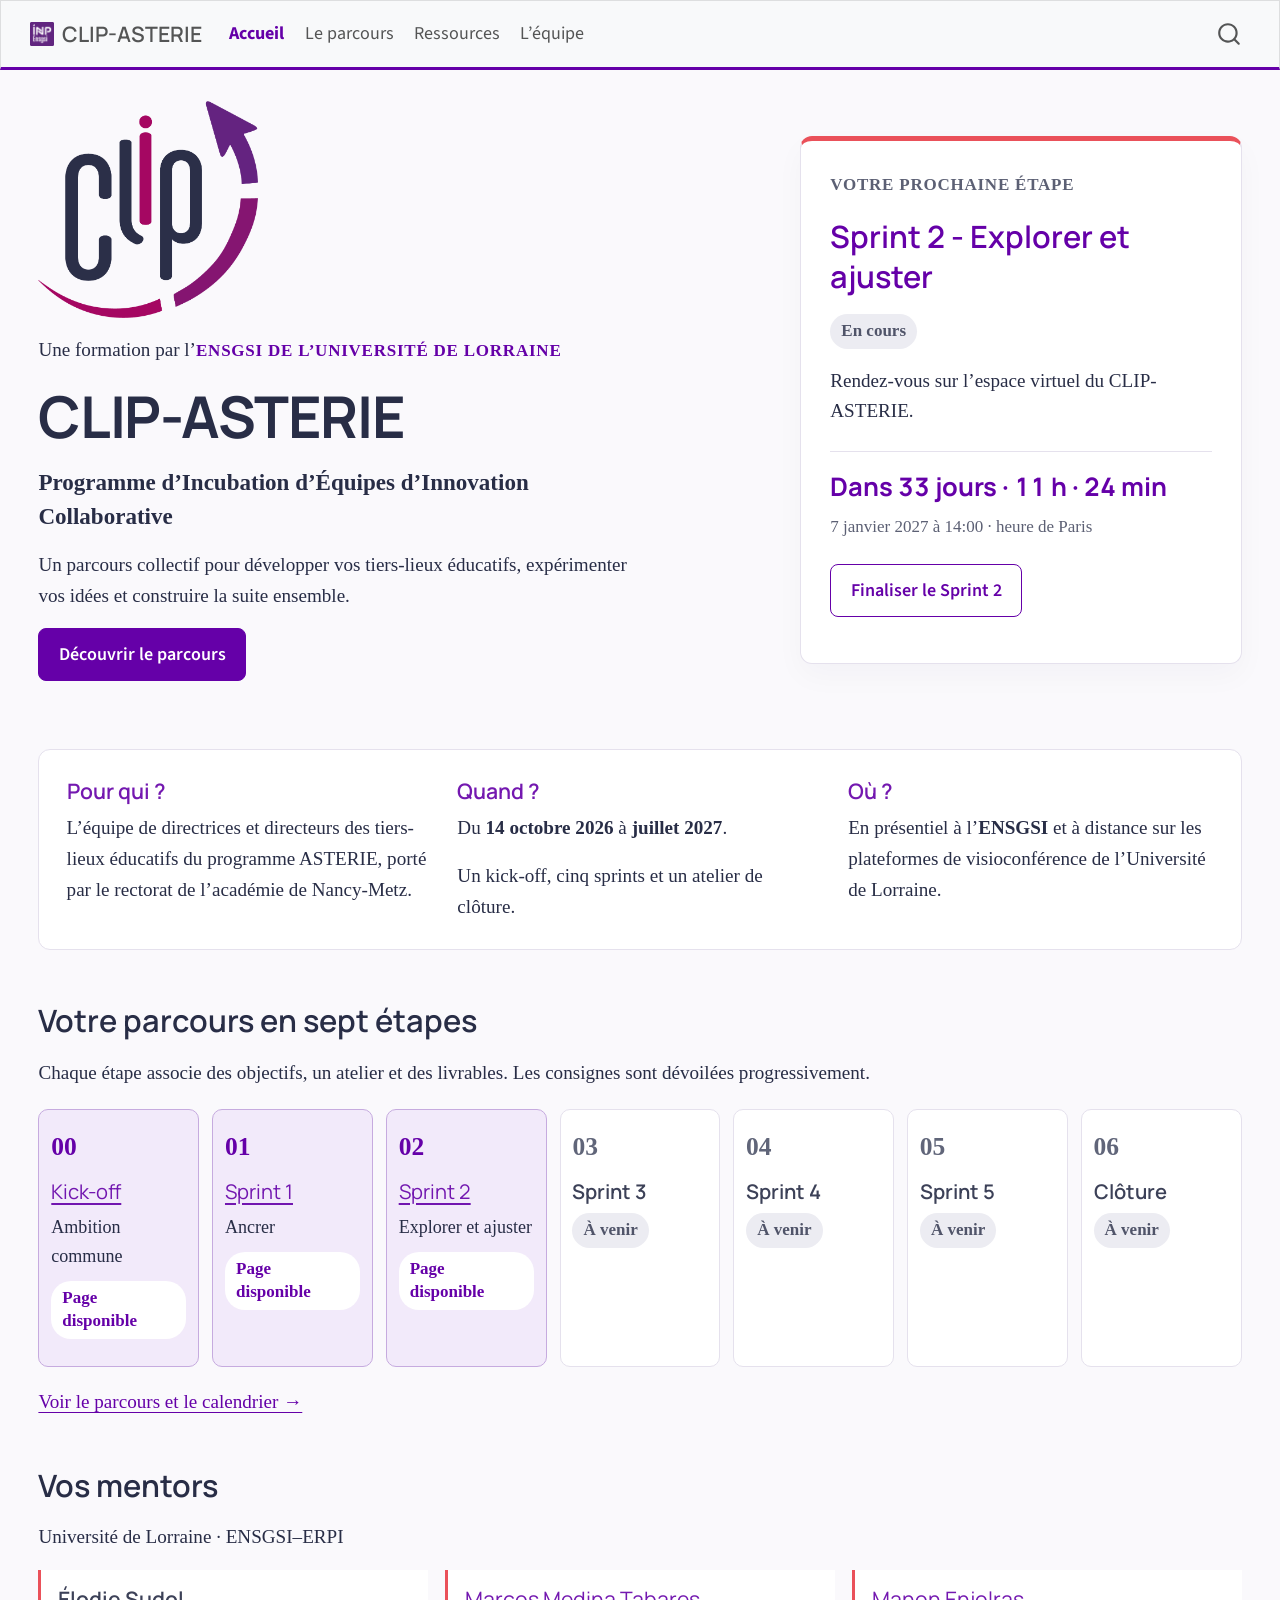
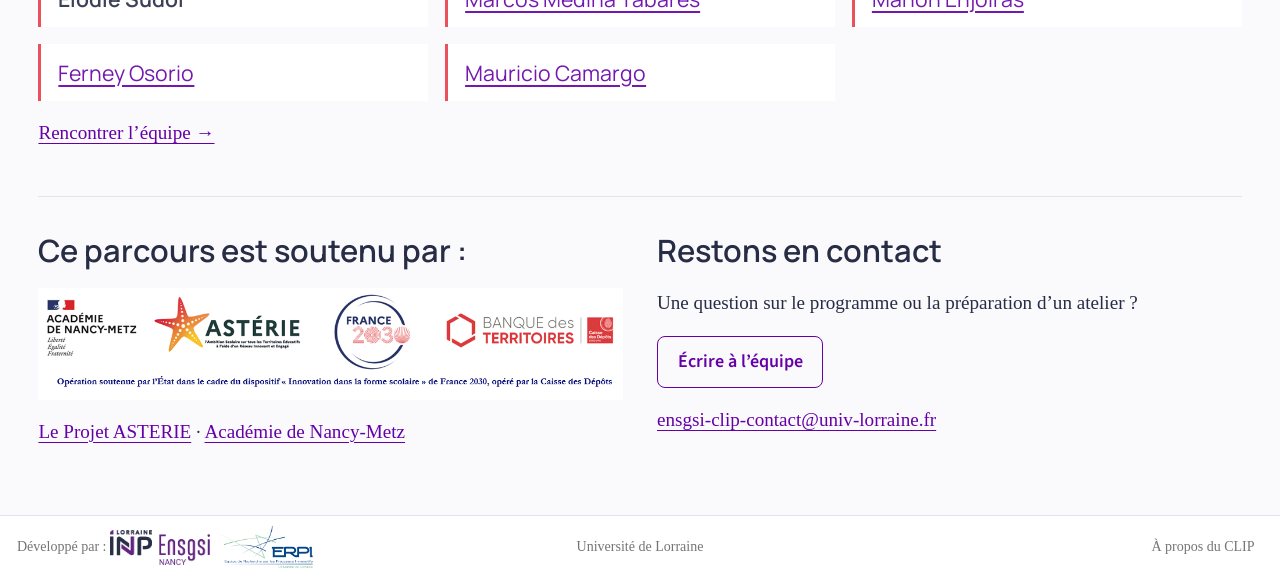
<file: docs/index.html>
<!DOCTYPE html>
<html xmlns="http://www.w3.org/1999/xhtml" lang="fr" xml:lang="fr"><head>

<meta charset="utf-8">
<meta name="generator" content="quarto-1.10.18">

<meta name="viewport" content="width=device-width, initial-scale=1.0, user-scalable=yes">


<title>Accueil — CLIP-ASTERIE – CLIP-ASTERIE</title>
<style>
/* Default styles provided by pandoc.
** See https://pandoc.org/MANUAL.html#variables-for-html for config info.
*/
span.smallcaps{font-variant: small-caps;}
div.columns{display: flex; gap: 1.5em;}
div.column{flex: auto;}
@media screen {
div.columns{gap: min(4vw, 1.5em);}
div.column{overflow-x: auto;}
}
div.hanging-indent{margin-left: 1.5em; text-indent: -1.5em;}
ul.task-list{list-style: none;}
ul.task-list li input[type="checkbox"] {
  width: 0.8em;
  margin: 0 0.8em 0.2em -1em; /* quarto-specific, see https://github.com/quarto-dev/quarto-cli/issues/4556 */ 
  vertical-align: middle;
}
</style>


<script src="site_libs/quarto-nav/quarto-nav.js"></script>
<script src="site_libs/quarto-nav/headroom.min.js"></script>
<script src="site_libs/clipboard/clipboard.min.js"></script>
<script src="site_libs/quarto-search/autocomplete.umd.js"></script>
<script src="site_libs/quarto-search/fuse.min.js"></script>
<script src="site_libs/quarto-search/quarto-search.js"></script>
<meta name="quarto:offset" content="./">
<script src="site_libs/quarto-html/quarto.js" type="module"></script>
<script src="site_libs/quarto-html/tabsets/tabsets.js" type="module"></script>
<script src="site_libs/quarto-html/popper.min.js"></script>
<script src="site_libs/quarto-html/tippy.umd.min.js"></script>
<script src="site_libs/quarto-html/anchor.min.js"></script>
<link href="site_libs/quarto-html/tippy.css" rel="stylesheet">
<link href="site_libs/quarto-html/quarto-syntax-highlighting-64a204ab8560d761af7679ceaba22944.css" rel="stylesheet" id="quarto-text-highlighting-styles">
<script src="site_libs/bootstrap/bootstrap.min.js"></script>
<link href="site_libs/bootstrap/bootstrap-icons.css" rel="stylesheet">
<link href="site_libs/bootstrap/bootstrap-b596b68b80e24b0afe9c230c55773479.min.css" rel="stylesheet" append-hash="true" id="quarto-bootstrap" data-mode="light">
<script id="quarto-search-options" type="application/json">{
  "location": "navbar",
  "copy-button": false,
  "collapse-after": 3,
  "panel-placement": "end",
  "type": "overlay",
  "limit": 50,
  "keyboard-shortcut": [
    "f",
    "/",
    "s"
  ],
  "language": {
    "search-no-results-text": "Pas de résultats",
    "search-matching-documents-text": "documents trouvés",
    "search-copy-link-title": "Copier le lien vers la recherche",
    "search-hide-matches-text": "Cacher les correspondances additionnelles",
    "search-more-match-text": "correspondance de plus dans ce document",
    "search-more-matches-text": "correspondances de plus dans ce document",
    "search-clear-button-title": "Effacer",
    "search-text-placeholder": "",
    "search-detached-cancel-button-title": "Annuler",
    "search-submit-button-title": "Envoyer",
    "search-label": "Recherche"
  }
}</script>


<link rel="stylesheet" href="assets/styles.css">
</head>

<body class="nav-fixed clip-home fullcontent quarto-light">

<div id="quarto-search-results"></div>
  <header id="quarto-header" class="headroom fixed-top">
    <nav class="navbar navbar-expand-lg " data-bs-theme="dark">
      <div class="navbar-container container-fluid">
      <div class="navbar-brand-container mx-auto">
    <a href="./index.html" class="navbar-brand navbar-brand-logo">
    <img src="./assets/images/icon-ensgsi.png" alt="" class="navbar-logo light-content">
    <img src="./assets/images/icon-ensgsi.png" alt="" class="navbar-logo dark-content">
    </a>
    <a class="navbar-brand" href="./index.html">
    <span class="navbar-title">CLIP-ASTERIE</span>
    </a>
  </div>
            <div id="quarto-search" class="" title="Recherche"></div>
          <button class="navbar-toggler" type="button" data-bs-toggle="collapse" data-bs-target="#navbarCollapse" aria-controls="navbarCollapse" role="menu" aria-expanded="false" aria-label="Basculer la navigation" onclick="if (window.quartoToggleHeadroom) { window.quartoToggleHeadroom(); }">
  <span class="navbar-toggler-icon"></span>
</button>
          <div class="collapse navbar-collapse" id="navbarCollapse">
            <ul class="navbar-nav navbar-nav-scroll me-auto">
  <li class="nav-item">
    <a class="nav-link active" href="./index.html" aria-current="page"> 
<span class="menu-text">Accueil</span></a>
  </li>  
  <li class="nav-item">
    <a class="nav-link" href="./parcours/index.html"> 
<span class="menu-text">Le parcours</span></a>
  </li>  
  <li class="nav-item">
    <a class="nav-link" href="./ressources/index.html"> 
<span class="menu-text">Ressources</span></a>
  </li>  
  <li class="nav-item">
    <a class="nav-link" href="./equipe.html"> 
<span class="menu-text">L’équipe</span></a>
  </li>  
</ul>
          </div> <!-- /navcollapse -->
            <div class="quarto-navbar-tools">
</div>
      </div> <!-- /container-fluid -->
    </nav>
</header>
<!-- content -->
<div id="quarto-content" class="quarto-container page-layout-custom page-navbar">
<!-- sidebar -->
<!-- margin-sidebar -->
<!-- main -->




<div class="clip-shell">
<div class="clip-hero">
<div class="clip-intro">
<p><img src="assets/images/logo-clip.png" class="clip-logo img-fluid" alt="Logo CLIP-ASTERIE"></p>
<p>Une formation par l’<span class="clip-eyebrow">ENSGSI de l’Université de Lorraine</span></p>
<section id="clip-asterie" class="level1">
<h1>CLIP-ASTERIE</h1>
<p><span class="clip-subtitle">Programme d’Incubation d’Équipes d’Innovation Collaborative</span></p>
<p>Un parcours collectif pour développer vos tiers-lieux éducatifs, expérimenter vos idées et construire la suite ensemble.</p>
<p><a href="./parcours/index.html" class="btn btn-primary">Découvrir le parcours</a></p>
</section>
</div>
<div class="clip-next">
<p><span class="clip-eyebrow">Votre prochaine étape</span></p>
<section id="sprint-2---explorer-et-ajuster" class="level2">
<h2 data-anchor-id="sprint-2---explorer-et-ajuster">Sprint 2 - Explorer et ajuster</h2>
<p><span class="clip-status">En cours</span></p>
<p>Rendez-vous sur l’espace virtuel du CLIP-ASTERIE.</p>
<div class="clip-countdown" data-deadline="2027-01-07T14:00:00+01:00" data-timezone="Europe/Paris">
<div class="clip-countdown-value" role="timer" aria-live="off" aria-label="Temps restant avant la prochaine étape">
Date à confirmer
</div>
<p class="clip-countdown-date">
</p>
<p><noscript>Consultez la page de l’étape pour connaître sa date.</noscript></p>
</div>
<p><a href="./parcours/sprint2.html" class="btn btn-outline-primary">Finaliser le Sprint 2</a></p>
</section>
</div>
</div>
<div class="clip-facts">
<section id="pour-qui" class="level3 clip-fact">
<h3 data-anchor-id="pour-qui">Pour qui ?</h3>
<p>L’équipe de directrices et directeurs des tiers-lieux éducatifs du programme ASTERIE, porté par le rectorat de l’académie de Nancy-Metz.</p>
</section>
<section id="quand" class="level3 clip-fact">
<h3 data-anchor-id="quand">Quand ?</h3>
<p>Du <strong>14 octobre 2026</strong> à <strong>juillet 2027</strong>.</p>
<p>Un kick-off, cinq sprints et un atelier de clôture.</p>
</section>
<section id="où" class="level3 clip-fact">
<h3 data-anchor-id="où">Où ?</h3>
<p>En présentiel à l’<strong>ENSGSI</strong> et à distance sur les plateformes de visioconférence de l’Université de Lorraine.</p>
</section>
</div>
<section id="votre-parcours-en-sept-étapes" class="level2 clip-section">
<h2 data-anchor-id="votre-parcours-en-sept-étapes">Votre parcours en sept étapes</h2>
<p>Chaque étape associe des objectifs, un atelier et des livrables. Les consignes sont dévoilées progressivement.</p>
<div class="clip-journey">
<div class="clip-stage clip-stage-open">
<p><span class="clip-step">00</span></p>
<section id="kick-off" class="level3">
<h3 data-anchor-id="kick-off"><a href="./parcours/kickoff.html">Kick-off</a></h3>
<p>Ambition commune</p>
<p><span class="clip-status">Page disponible</span></p>
</section>
</div>
<div class="clip-stage clip-stage-open">
<p><span class="clip-step">01</span></p>
<section id="sprint-1" class="level3">
<h3 data-anchor-id="sprint-1"><a href="./parcours/sprint1.html">Sprint 1</a></h3>
<p>Ancrer</p>
<p><span class="clip-status">Page disponible</span></p>
</section>
</div>
<div class="clip-stage clip-stage-open">
<p><span class="clip-step">02</span></p>
<section id="sprint-2" class="level3">
<h3 data-anchor-id="sprint-2"><a href="./parcours/sprint2.html">Sprint 2</a></h3>
<p>Explorer et ajuster</p>
<p><span class="clip-status">Page disponible</span></p>
</section>
</div>
<div class="clip-stage">
<p><span class="clip-step">03</span></p>
<section id="sprint-3" class="level3">
<h3 data-anchor-id="sprint-3">Sprint 3</h3>
<p><span class="clip-status">À venir</span></p>
</section>
</div>
<div class="clip-stage">
<p><span class="clip-step">04</span></p>
<section id="sprint-4" class="level3">
<h3 data-anchor-id="sprint-4">Sprint 4</h3>
<p><span class="clip-status">À venir</span></p>
</section>
</div>
<div class="clip-stage">
<p><span class="clip-step">05</span></p>
<section id="sprint-5" class="level3">
<h3 data-anchor-id="sprint-5">Sprint 5</h3>
<p><span class="clip-status">À venir</span></p>
</section>
</div>
<div class="clip-stage">
<p><span class="clip-step">06</span></p>
<section id="clôture" class="level3">
<h3 data-anchor-id="clôture">Clôture</h3>
<p><span class="clip-status">À venir</span></p>
</section>
</div>
</div>
<p><a href="./parcours/index.html">Voir le parcours et le calendrier →</a></p>
</section>
<section id="vos-mentors" class="level2 clip-section">
<h2 data-anchor-id="vos-mentors">Vos mentors</h2>
<p>Université de Lorraine · ENSGSI–ERPI</p>
<div class="clip-mentors">
<section id="élodie-sudol" class="level3 clip-mentor">
<h3 data-anchor-id="élodie-sudol">Élodie Sudol</h3>
</section>
<section id="marcos-medina-tabares" class="level3 clip-mentor">
<h3 data-anchor-id="marcos-medina-tabares"><a href="https://erpi.univ-lorraine.fr/membre/marcos-medina-tabares/">Marcos Medina Tabares</a></h3>
</section>
<section id="manon-enjolras" class="level3 clip-mentor">
<h3 data-anchor-id="manon-enjolras"><a href="https://ensgsi.univ-lorraine.fr/enseignant/manon-enjolras/">Manon Enjolras</a></h3>
</section>
<section id="ferney-osorio" class="level3 clip-mentor">
<h3 data-anchor-id="ferney-osorio"><a href="https://ensgsi.univ-lorraine.fr/enseignant/ferney-osorio/">Ferney Osorio</a></h3>
</section>
<section id="mauricio-camargo" class="level3 clip-mentor">
<h3 data-anchor-id="mauricio-camargo"><a href="https://ensgsi.univ-lorraine.fr/enseignant/mauricio-camargo/">Mauricio Camargo</a></h3>
</section>
</div>
<p><a href="./equipe.html">Rencontrer l’équipe →</a></p>
</section>
<div class="clip-bottom">
<section id="ce-parcours-est-soutenu-par" class="level2 clip-support">
<h2 data-anchor-id="ce-parcours-est-soutenu-par">Ce parcours est soutenu par :</h2>
<p><img src="assets/images/logo-asterie.png" class="img-fluid" alt="Programme ASTERIE" width="600"></p>
<p><a href="https://www.ac-nancy-metz.fr/le-projet-asterie-125636">Le Projet ASTERIE</a> · <a href="https://www.ac-nancy-metz.fr/">Académie de Nancy-Metz</a></p>
</section>
<section id="restons-en-contact" class="level2 clip-contact">
<h2 data-anchor-id="restons-en-contact">Restons en contact</h2>
<p>Une question sur le programme ou la préparation d’un atelier ?</p>
<p><a href="mailto:ensgsi-clip-contact@univ-lorraine.fr" class="btn btn-outline-primary">Écrire à l’équipe</a></p>
<p><a href="mailto:ensgsi-clip-contact@univ-lorraine.fr">ensgsi-clip-contact@univ-lorraine.fr</a></p>
</section>
</div>
</div>




<script id="quarto-html-after-body" type="application/javascript">
  window.document.addEventListener("DOMContentLoaded", function (event) {
    const icon = "";
    const anchorJS = new window.AnchorJS();
    anchorJS.options = {
      placement: 'right',
      icon: icon
    };
    anchorJS.add('.anchored');
    const isCodeAnnotation = (el) => {
      for (const clz of el.classList) {
        if (clz.startsWith('code-annotation-')) {                     
          return true;
        }
      }
      return false;
    }
    const onCopySuccess = function(e) {
      // button target
      const button = e.trigger;
      // don't keep focus
      button.blur();
      // flash "checked"
      button.classList.add('code-copy-button-checked');
      var currentTitle = button.getAttribute("title");
      button.setAttribute("title", "Copié");
      let tooltip;
      if (window.bootstrap) {
        button.setAttribute("data-bs-toggle", "tooltip");
        button.setAttribute("data-bs-placement", "left");
        button.setAttribute("data-bs-title", "Copié");
        tooltip = new bootstrap.Tooltip(button, 
          { trigger: "manual", 
            customClass: "code-copy-button-tooltip",
            offset: [0, -8]});
        tooltip.show();    
      }
      setTimeout(function() {
        if (tooltip) {
          tooltip.hide();
          button.removeAttribute("data-bs-title");
          button.removeAttribute("data-bs-toggle");
          button.removeAttribute("data-bs-placement");
        }
        button.setAttribute("title", currentTitle);
        button.classList.remove('code-copy-button-checked');
      }, 1000);
      // clear code selection
      e.clearSelection();
    }
    const getTextToCopy = function(trigger) {
      const outerScaffold = trigger.parentElement.cloneNode(true);
      const codeEl = outerScaffold.querySelector('code');
      for (const childEl of codeEl.children) {
        if (isCodeAnnotation(childEl)) {
          childEl.remove();
        }
      }
      return codeEl.innerText;
    }
    const clipboard = new window.ClipboardJS('.code-copy-button:not([data-in-quarto-modal])', {
      text: getTextToCopy
    });
    clipboard.on('success', onCopySuccess);
    if (window.document.getElementById('quarto-embedded-source-code-modal')) {
      const clipboardModal = new window.ClipboardJS('.code-copy-button[data-in-quarto-modal]', {
        text: getTextToCopy,
        container: window.document.getElementById('quarto-embedded-source-code-modal')
      });
      clipboardModal.on('success', onCopySuccess);
    }
      var localhostRegex = new RegExp(/^(?:http|https):\/\/localhost\:?[0-9]*\//);
      var mailtoRegex = new RegExp(/^mailto:/);
        var filterRegex = new RegExp('/' + window.location.host + '/');
      var isInternal = (href) => {
          return filterRegex.test(href) || localhostRegex.test(href) || mailtoRegex.test(href);
      }
      // Inspect non-navigation links and adorn them if external
     var links = window.document.querySelectorAll('a[href]:not(.nav-link):not(.navbar-brand):not(.toc-action):not(.sidebar-link):not(.sidebar-item-toggle):not(.pagination-link):not(.no-external):not([aria-hidden]):not(.dropdown-item):not(.quarto-navigation-tool):not(.about-link)');
      for (var i=0; i<links.length; i++) {
        const link = links[i];
        if (!isInternal(link.href)) {
          // undo the damage that might have been done by quarto-nav.js in the case of
          // links that we want to consider external
          if (link.dataset.originalHref !== undefined) {
            link.href = link.dataset.originalHref;
          }
        }
      }
    function tippyHover(el, contentFn, onTriggerFn, onUntriggerFn) {
      const config = {
        allowHTML: true,
        maxWidth: 500,
        delay: 100,
        arrow: false,
        appendTo: function(el) {
            return el.parentElement;
        },
        interactive: true,
        interactiveBorder: 10,
        theme: 'quarto',
        placement: 'bottom-start',
      };
      if (contentFn) {
        config.content = contentFn;
      }
      if (onTriggerFn) {
        config.onTrigger = onTriggerFn;
      }
      if (onUntriggerFn) {
        config.onUntrigger = onUntriggerFn;
      }
      window.tippy(el, config); 
    }
    const noterefs = window.document.querySelectorAll('a[role="doc-noteref"]');
    for (var i=0; i<noterefs.length; i++) {
      const ref = noterefs[i];
      tippyHover(ref, function() {
        // use id or data attribute instead here
        let href = ref.getAttribute('data-footnote-href') || ref.getAttribute('href');
        try { href = new URL(href).hash; } catch {}
        const id = href.replace(/^#\/?/, "");
        const note = window.document.getElementById(id);
        if (note) {
          return note.innerHTML;
        } else {
          return "";
        }
      });
    }
    const xrefs = window.document.querySelectorAll('a.quarto-xref');
    const processXRef = (id, note) => {
      // Strip column container classes
      const stripColumnClz = (el) => {
        el.classList.remove("page-full", "page-columns");
        if (el.children) {
          for (const child of el.children) {
            stripColumnClz(child);
          }
        }
      }
      stripColumnClz(note)
      if (id === null || id.startsWith('sec-')) {
        // Special case sections, only their first couple elements
        const container = document.createElement("div");
        if (note.children && note.children.length > 2) {
          container.appendChild(note.children[0].cloneNode(true));
          for (let i = 1; i < note.children.length; i++) {
            const child = note.children[i];
            if (child.tagName === "P" && child.innerText === "") {
              continue;
            } else {
              container.appendChild(child.cloneNode(true));
              break;
            }
          }
          if (window.Quarto?.typesetMath) {
            window.Quarto.typesetMath(container);
          }
          return container.innerHTML
        } else {
          if (window.Quarto?.typesetMath) {
            window.Quarto.typesetMath(note);
          }
          return note.innerHTML;
        }
      } else {
        // Remove any anchor links if they are present
        const anchorLink = note.querySelector('a.anchorjs-link');
        if (anchorLink) {
          anchorLink.remove();
        }
        if (window.Quarto?.typesetMath) {
          window.Quarto.typesetMath(note);
        }
        if (note.classList.contains("callout")) {
          return note.outerHTML;
        } else {
          return note.innerHTML;
        }
      }
    }
    for (var i=0; i<xrefs.length; i++) {
      const xref = xrefs[i];
      tippyHover(xref, undefined, function(instance) {
        instance.disable();
        let url = xref.getAttribute('href');
        let hash = undefined; 
        if (url.startsWith('#')) {
          hash = url;
        } else {
          try { hash = new URL(url).hash; } catch {}
        }
        if (hash) {
          const id = hash.replace(/^#\/?/, "");
          const note = window.document.getElementById(id);
          if (note !== null) {
            try {
              const html = processXRef(id, note.cloneNode(true));
              instance.setContent(html);
            } finally {
              instance.enable();
              instance.show();
            }
          } else {
            // See if we can fetch this
            fetch(url.split('#')[0])
            .then(res => res.text())
            .then(html => {
              const parser = new DOMParser();
              const htmlDoc = parser.parseFromString(html, "text/html");
              const note = htmlDoc.getElementById(id);
              if (note !== null) {
                const html = processXRef(id, note);
                instance.setContent(html);
              } 
            }).finally(() => {
              instance.enable();
              instance.show();
            });
          }
        } else {
          // See if we can fetch a full url (with no hash to target)
          // This is a special case and we should probably do some content thinning / targeting
          fetch(url)
          .then(res => res.text())
          .then(html => {
            const parser = new DOMParser();
            const htmlDoc = parser.parseFromString(html, "text/html");
            const note = htmlDoc.querySelector('main.content');
            if (note !== null) {
              // This should only happen for chapter cross references
              // (since there is no id in the URL)
              // remove the first header
              if (note.children.length > 0 && note.children[0].tagName === "HEADER") {
                note.children[0].remove();
              }
              const html = processXRef(null, note);
              instance.setContent(html);
            } 
          }).finally(() => {
            instance.enable();
            instance.show();
          });
        }
      }, function(instance) {
      });
    }
        let selectedAnnoteEl;
        const selectorForAnnotation = ( cell, annotation) => {
          let cellAttr = 'data-code-cell="' + cell + '"';
          let lineAttr = 'data-code-annotation="' +  annotation + '"';
          const selector = 'span[' + cellAttr + '][' + lineAttr + ']';
          return selector;
        }
        const selectCodeLines = (annoteEl) => {
          const doc = window.document;
          const targetCell = annoteEl.getAttribute("data-target-cell");
          const targetAnnotation = annoteEl.getAttribute("data-target-annotation");
          const annoteSpan = window.document.querySelector(selectorForAnnotation(targetCell, targetAnnotation));
          const lines = annoteSpan.getAttribute("data-code-lines").split(",");
          const lineIds = lines.map((line) => {
            return targetCell + "-" + line;
          })
          let top = null;
          let height = null;
          let parent = null;
          if (lineIds.length > 0) {
              //compute the position of the single el (top and bottom and make a div)
              const el = window.document.getElementById(lineIds[0]);
              top = el.offsetTop;
              height = el.offsetHeight;
              parent = el.parentElement.parentElement;
            if (lineIds.length > 1) {
              const lastEl = window.document.getElementById(lineIds[lineIds.length - 1]);
              const bottom = lastEl.offsetTop + lastEl.offsetHeight;
              height = bottom - top;
            }
            if (top !== null && height !== null && parent !== null) {
              // cook up a div (if necessary) and position it 
              let div = window.document.getElementById("code-annotation-line-highlight");
              if (div === null) {
                div = window.document.createElement("div");
                div.setAttribute("id", "code-annotation-line-highlight");
                div.style.position = 'absolute';
                parent.appendChild(div);
              }
              div.style.top = top - 2 + "px";
              div.style.height = height + 4 + "px";
              div.style.left = 0;
              let gutterDiv = window.document.getElementById("code-annotation-line-highlight-gutter");
              if (gutterDiv === null) {
                gutterDiv = window.document.createElement("div");
                gutterDiv.setAttribute("id", "code-annotation-line-highlight-gutter");
                gutterDiv.style.position = 'absolute';
                const codeCell = window.document.getElementById(targetCell);
                const gutter = codeCell.querySelector('.code-annotation-gutter');
                gutter.appendChild(gutterDiv);
              }
              gutterDiv.style.top = top - 2 + "px";
              gutterDiv.style.height = height + 4 + "px";
            }
            selectedAnnoteEl = annoteEl;
          }
        };
        const unselectCodeLines = () => {
          const elementsIds = ["code-annotation-line-highlight", "code-annotation-line-highlight-gutter"];
          elementsIds.forEach((elId) => {
            const div = window.document.getElementById(elId);
            if (div) {
              div.remove();
            }
          });
          selectedAnnoteEl = undefined;
        };
          // Handle positioning of the toggle
      window.addEventListener(
        "resize",
        throttle(() => {
          elRect = undefined;
          if (selectedAnnoteEl) {
            selectCodeLines(selectedAnnoteEl);
          }
        }, 10)
      );
      function throttle(fn, ms) {
      let throttle = false;
      let timer;
        return (...args) => {
          if(!throttle) { // first call gets through
              fn.apply(this, args);
              throttle = true;
          } else { // all the others get throttled
              if(timer) clearTimeout(timer); // cancel #2
              timer = setTimeout(() => {
                fn.apply(this, args);
                timer = throttle = false;
              }, ms);
          }
        };
      }
        // Attach click handler to the DT
        const annoteDls = window.document.querySelectorAll('dt[data-target-cell]');
        for (const annoteDlNode of annoteDls) {
          annoteDlNode.addEventListener('click', (event) => {
            const clickedEl = event.target;
            if (clickedEl !== selectedAnnoteEl) {
              unselectCodeLines();
              const activeEl = window.document.querySelector('dt[data-target-cell].code-annotation-active');
              if (activeEl) {
                activeEl.classList.remove('code-annotation-active');
              }
              selectCodeLines(clickedEl);
              clickedEl.classList.add('code-annotation-active');
            } else {
              // Unselect the line
              unselectCodeLines();
              clickedEl.classList.remove('code-annotation-active');
            }
          });
        }
    const findCites = (el) => {
      const parentEl = el.parentElement;
      if (parentEl) {
        const cites = parentEl.dataset.cites;
        if (cites) {
          return {
            el,
            cites: cites.split(' ')
          };
        } else {
          return findCites(el.parentElement)
        }
      } else {
        return undefined;
      }
    };
    var bibliorefs = window.document.querySelectorAll('a[role="doc-biblioref"]');
    for (var i=0; i<bibliorefs.length; i++) {
      const ref = bibliorefs[i];
      const citeInfo = findCites(ref);
      if (citeInfo) {
        tippyHover(citeInfo.el, function() {
          var popup = window.document.createElement('div');
          citeInfo.cites.forEach(function(cite) {
            var citeDiv = window.document.createElement('div');
            citeDiv.classList.add('hanging-indent');
            citeDiv.classList.add('csl-entry');
            var biblioDiv = window.document.getElementById('ref-' + cite);
            if (biblioDiv) {
              citeDiv.innerHTML = biblioDiv.innerHTML;
            }
            popup.appendChild(citeDiv);
          });
          return popup.innerHTML;
        });
      }
    }
  });
  </script>
</div> <!-- /content -->
<footer class="footer">
  <div class="nav-footer">
    <div class="nav-footer-left">
<p>Développé par : <a href="https://www.ensgsi.univ-lorraine.fr/"><img src="./assets/images/logo-ensgsi.png" class="img-fluid" alt="ENSGSI" width="100"></a> <a href="https://erpi.univ-lorraine.fr/"><img src="./assets/images/logo-erpi.png" class="img-fluid" alt="ERPI" width="100"></a></p>
</div>   
    <div class="nav-footer-center">
      <ul class="footer-items list-unstyled">
    <li class="nav-item">
    <a class="nav-link" href="https://www.univ-lorraine.fr/">
<p>Université de Lorraine</p>
</a>
  </li>  
</ul>
    </div>
    <div class="nav-footer-right">
      <ul class="footer-items list-unstyled">
    <li class="nav-item">
    <a class="nav-link" href="https://ensgsi.univ-lorraine.fr/partenaires/clip-programme-incubation-innovation-collaborative/">
<p>À propos du CLIP</p>
</a>
  </li>  
</ul>
    </div>
  </div>
</footer>
<style>
.clip-countdown { margin: 1.4rem 0; border-top: 1px solid var(--clip-line, #e5e1ed); padding-top: 1rem; }
.clip-countdown .clip-countdown-value { font-family: 'Manrope', Arial, sans-serif; font-size: clamp(1.125rem, 2vw, 1.5rem); font-weight: 700; line-height: 1.4; color: var(--clip-purple, #6500a8); font-variant-numeric: tabular-nums; }
.clip-countdown .clip-countdown-date { font-size: 1rem; margin: .5rem 0 0; color: var(--clip-muted, #5c6074); }
</style>
<script>
(() => {
  function remainingText(deadline, now) {
    const delta = deadline - now;
    if (delta <= 0) return 'Cette étape a commencé.';
    const minutes = Math.floor(delta / 60000);
    if (minutes === 0) return 'Dans moins d’une minute';
    const days = Math.floor(minutes / 1440);
    const hours = Math.floor((minutes % 1440) / 60);
    const mins = minutes % 60;
    const parts = [];
    if (days) parts.push(`${days} jour${days > 1 ? 's' : ''}`);
    if (hours) parts.push(`${hours} h`);
    if (mins) parts.push(`${mins} min`);
    return 'Dans ' + parts.join(' · ');
  }
  function startCountdowns() {
    document.querySelectorAll('.clip-countdown').forEach(box => {
      const value = box.querySelector('.clip-countdown-value');
      const date = box.querySelector('.clip-countdown-date');
      if (!value || !date) return;
      const raw = (box.dataset.deadline || '').trim();
      if (!raw) { value.textContent = 'Date à confirmer'; return; }
      // An explicit timezone offset avoids dependence on the visitor's timezone.
      const isoWithOffset = /^\d{4}-\d{2}-\d{2}T\d{2}:\d{2}:\d{2}(?:Z|[+-]\d{2}:\d{2})$/;
      const deadline = Date.parse(raw);
      if (!isoWithOffset.test(raw) || !Number.isFinite(deadline)) {
        value.textContent = 'Date à vérifier'; return;
      }
      const timeZone = box.dataset.timezone || 'Europe/Paris';
      try {
        date.textContent = new Intl.DateTimeFormat('fr-FR', {
          dateStyle: 'long', timeStyle: 'short', timeZone
        }).format(new Date(deadline)) + ' · heure de Paris';
      } catch { value.textContent = 'Fuseau horaire à vérifier'; return; }
      let timer;
      function update() {
        const now = Date.now();
        value.textContent = remainingText(deadline, now);
        if (now >= deadline && timer !== undefined) clearInterval(timer);
      }
      update();
      if (Date.now() < deadline) timer = setInterval(update, 1000);
    });
  }
  if (document.readyState === 'loading') {
    document.addEventListener('DOMContentLoaded', startCountdowns, { once: true });
  } else { startCountdowns(); }
})();
</script>




</body></html>
</file>
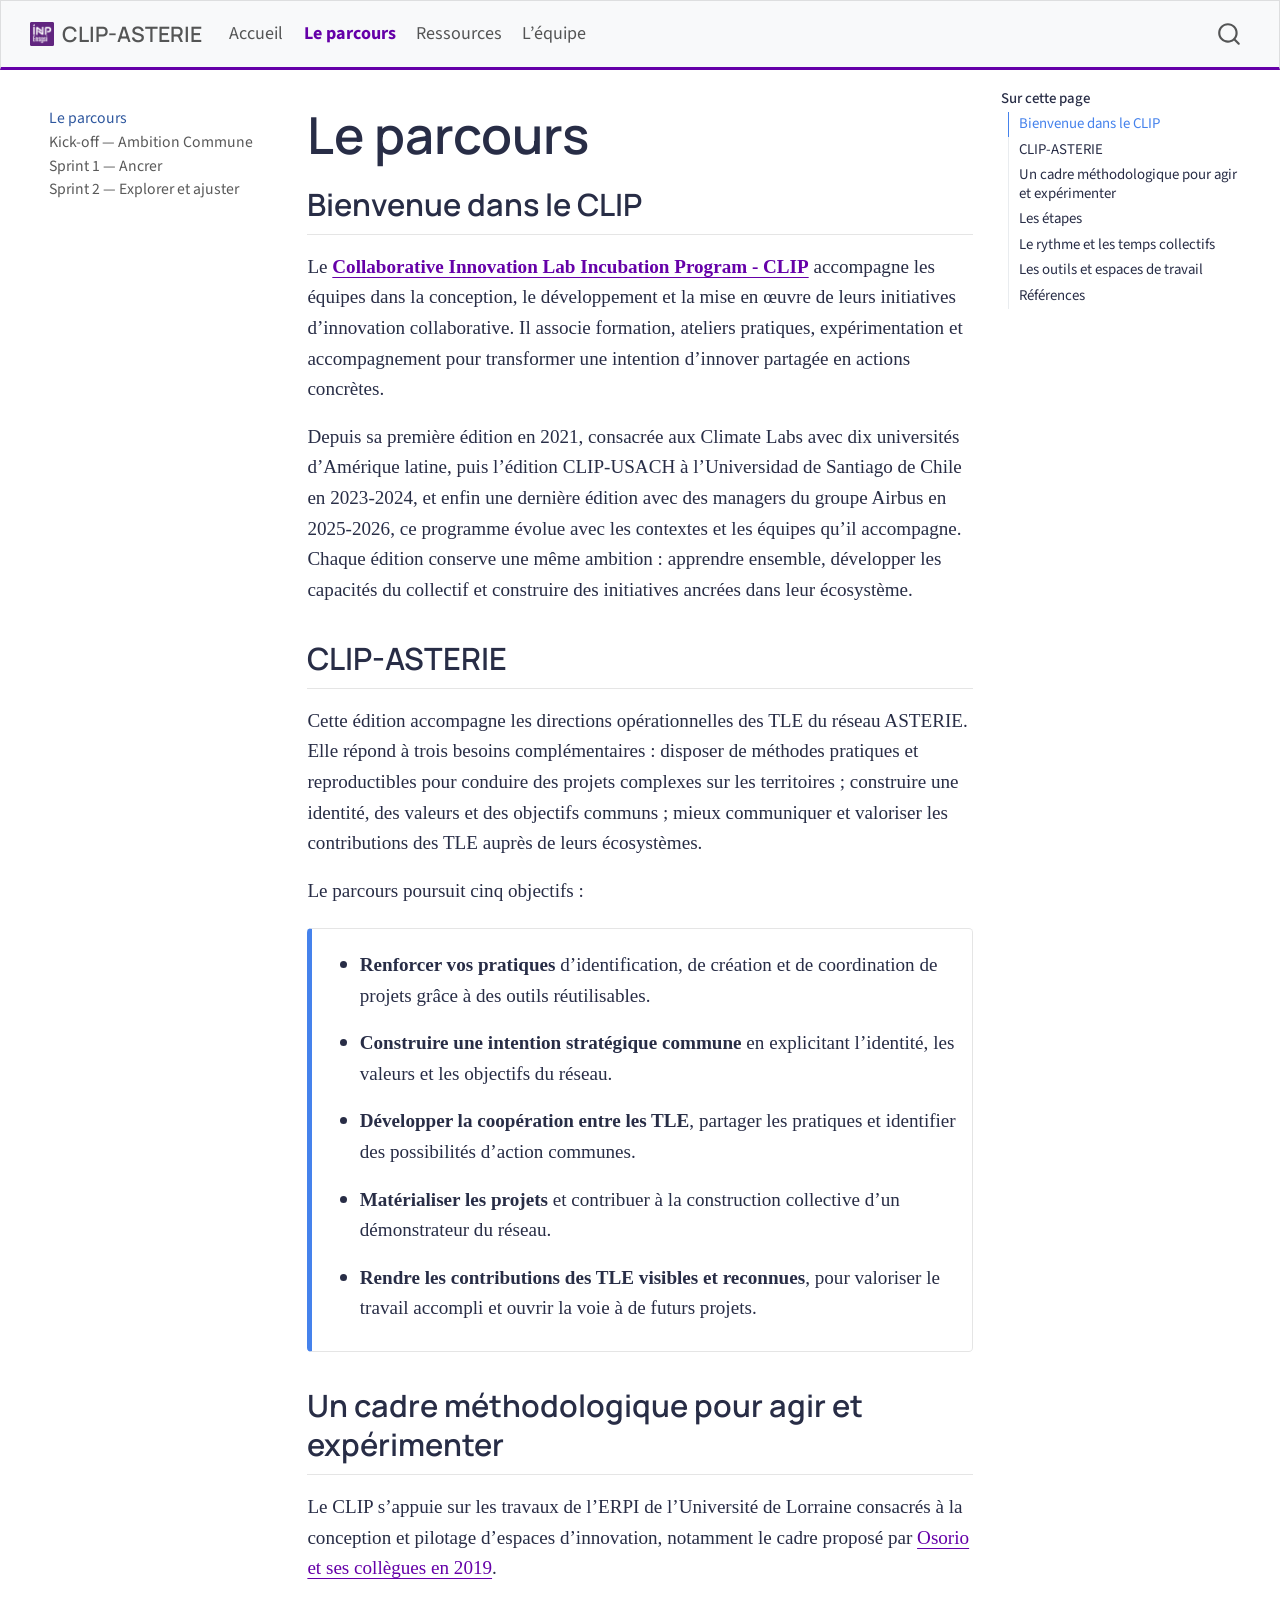
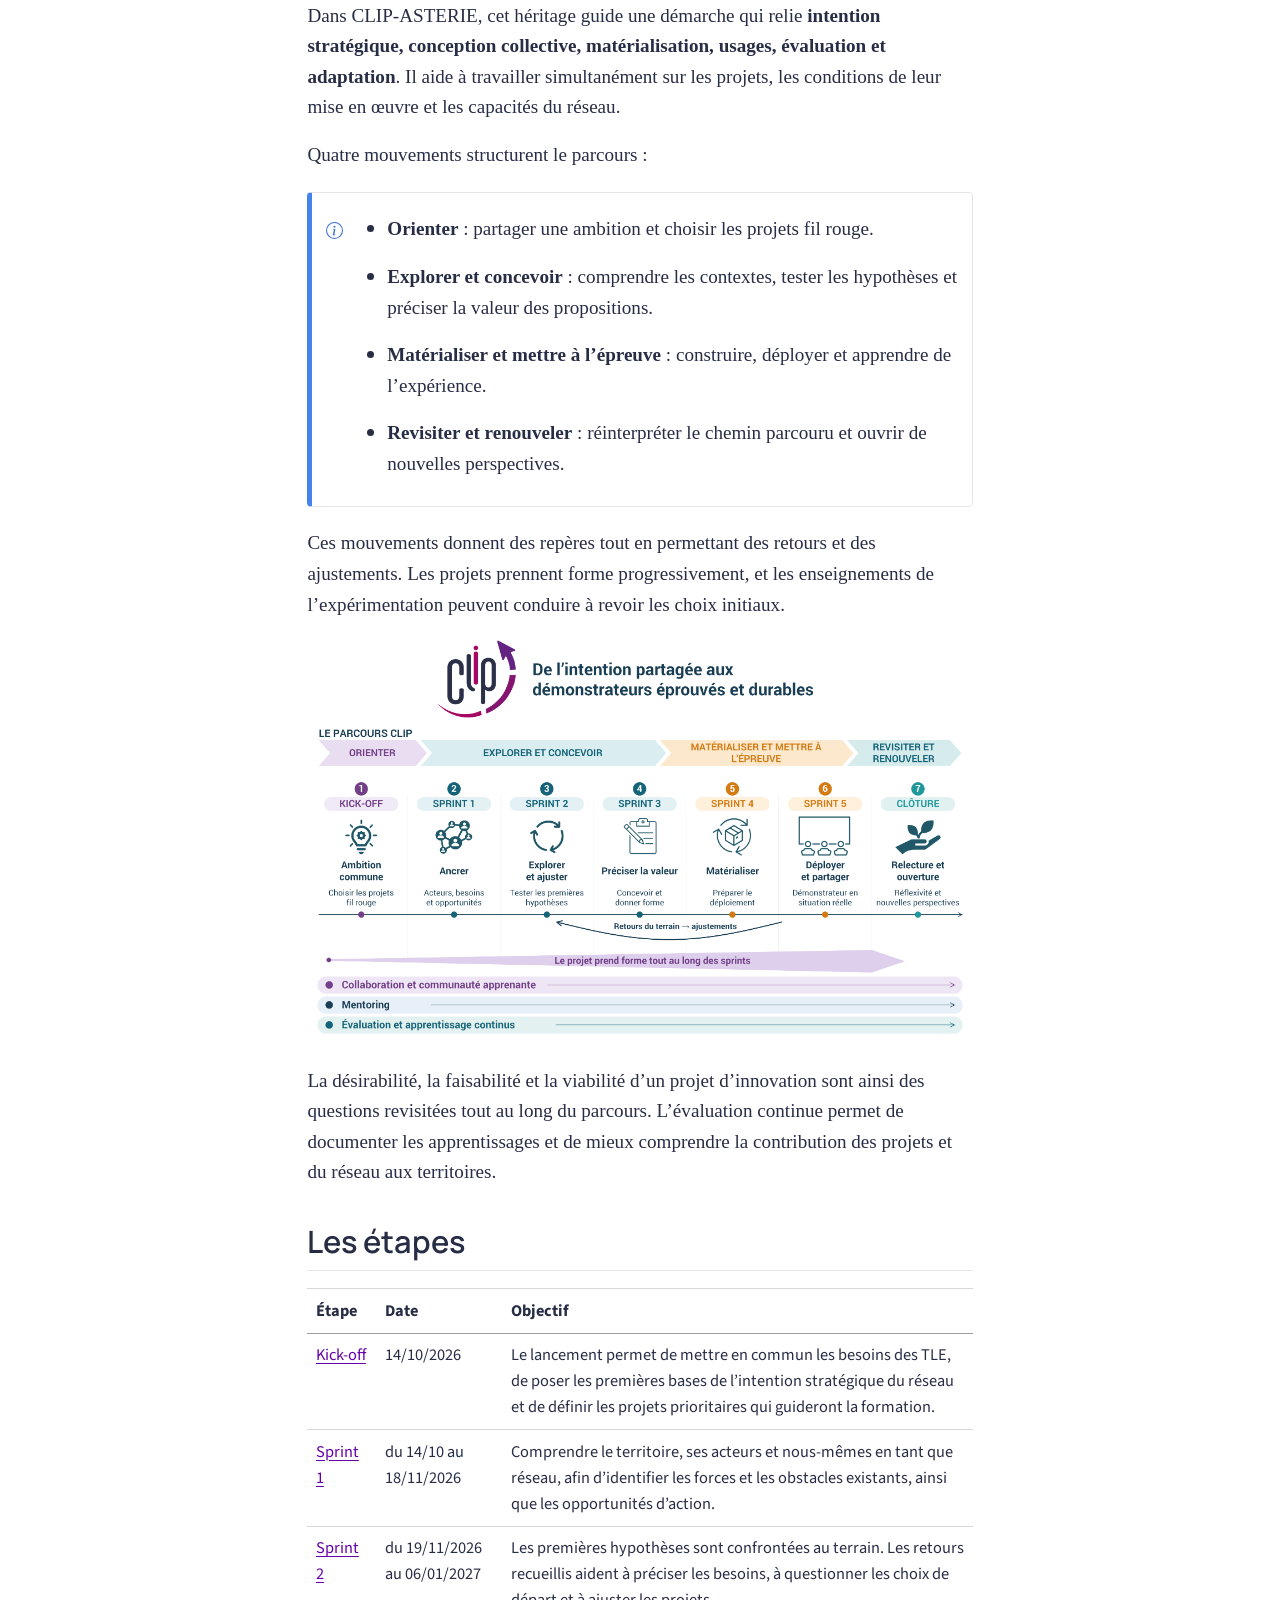
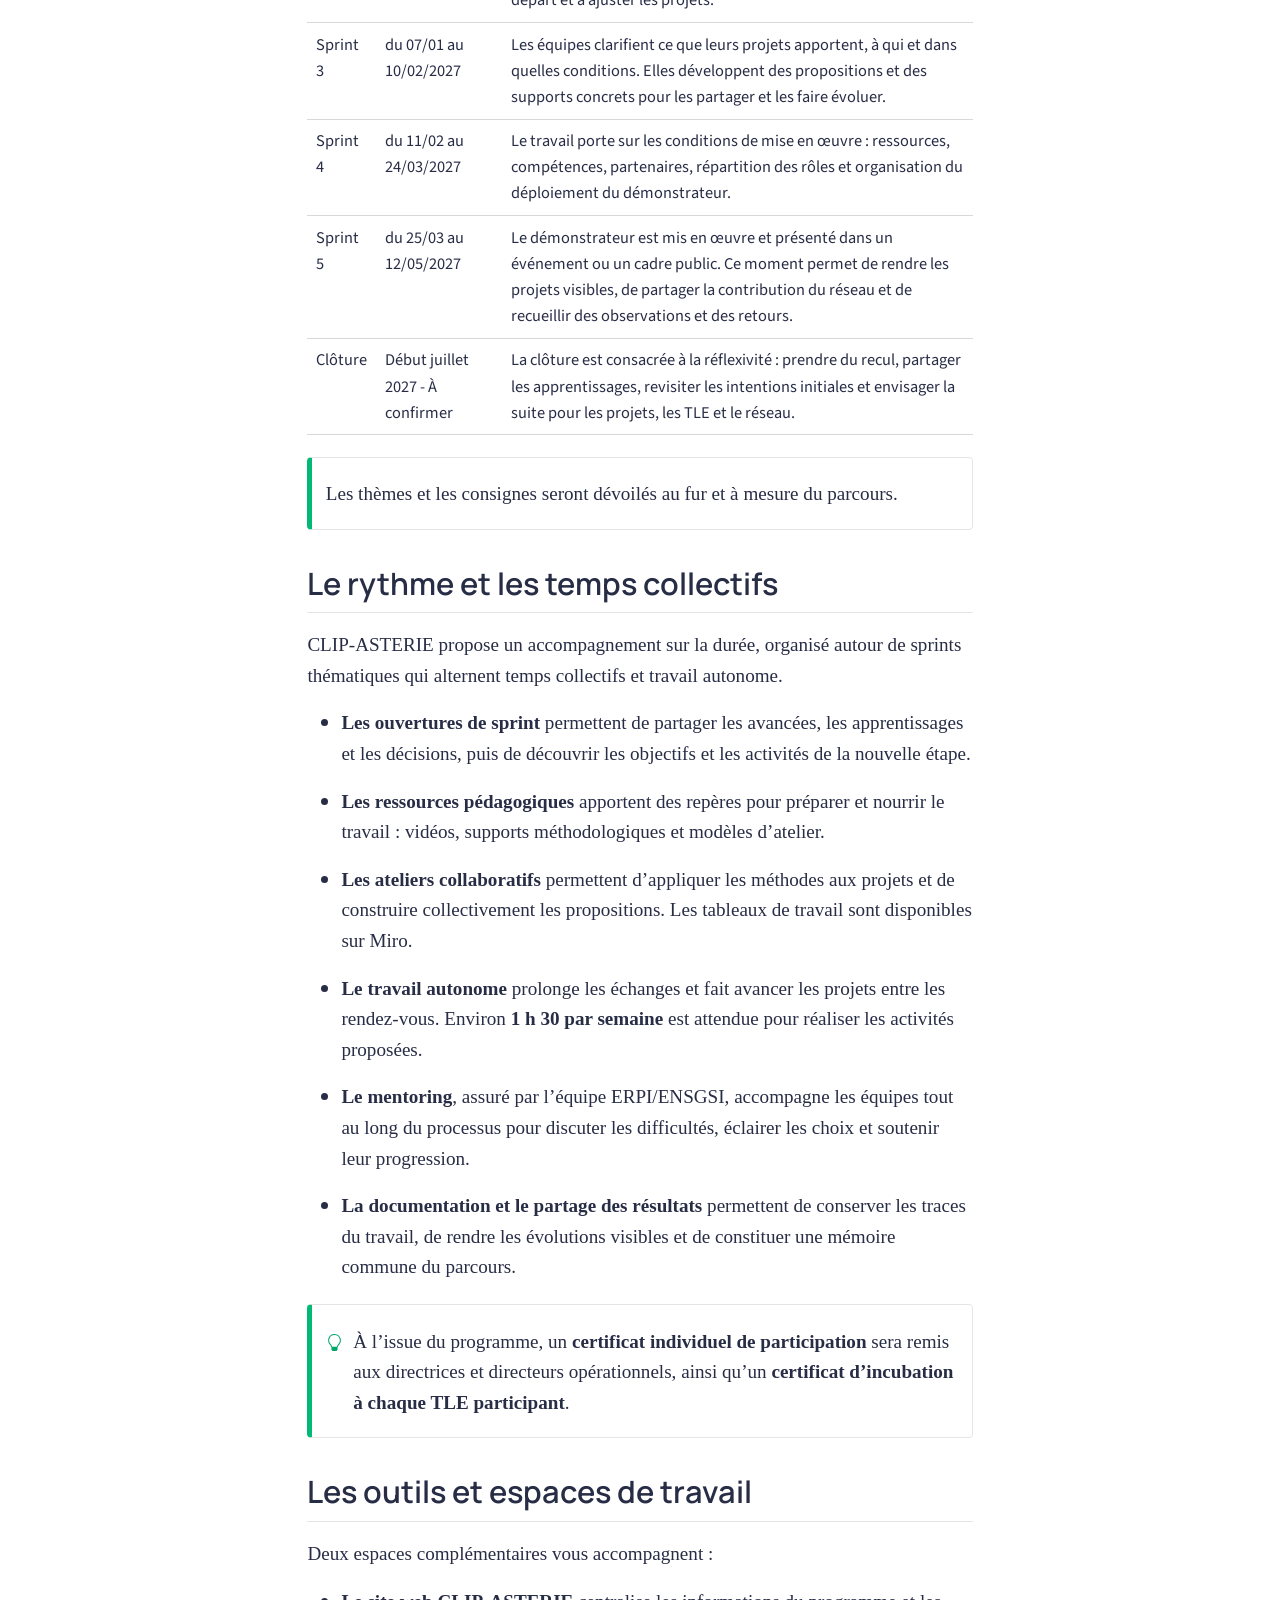
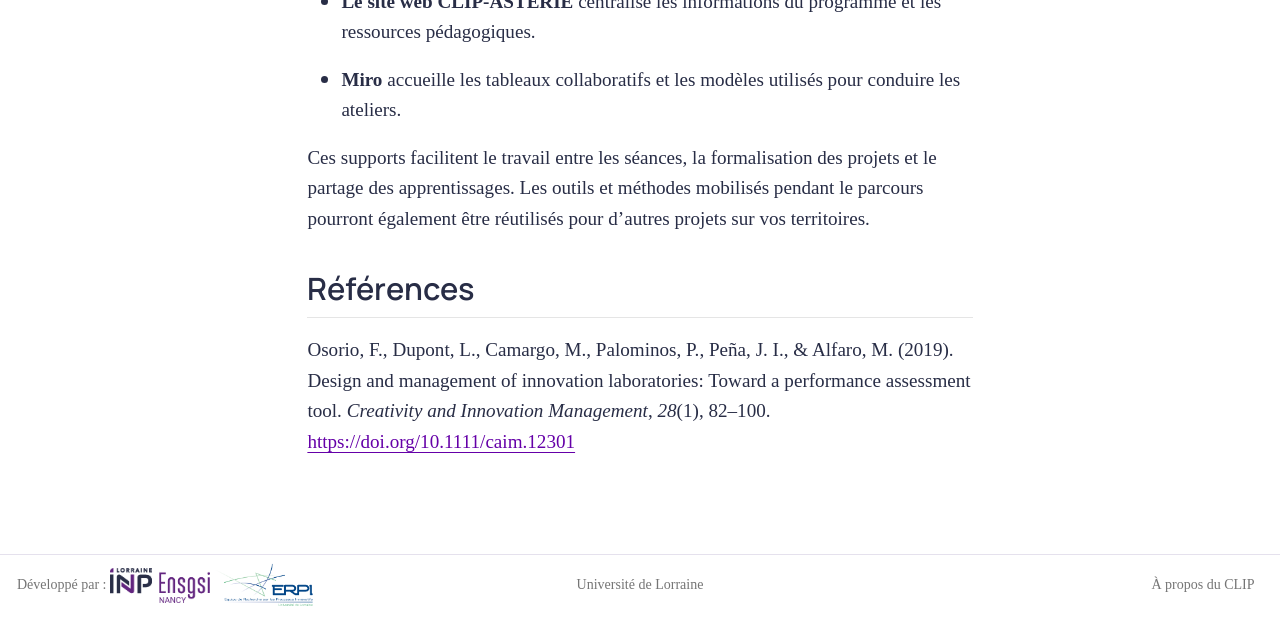
<file: docs/parcours/index.html>
<!DOCTYPE html>
<html xmlns="http://www.w3.org/1999/xhtml" lang="fr" xml:lang="fr"><head>

<meta charset="utf-8">
<meta name="generator" content="quarto-1.10.18">

<meta name="viewport" content="width=device-width, initial-scale=1.0, user-scalable=yes">


<title>Le parcours – CLIP-ASTERIE</title>
<style>
/* Default styles provided by pandoc.
** See https://pandoc.org/MANUAL.html#variables-for-html for config info.
*/
span.smallcaps{font-variant: small-caps;}
div.columns{display: flex; gap: 1.5em;}
div.column{flex: auto;}
@media screen {
div.columns{gap: min(4vw, 1.5em);}
div.column{overflow-x: auto;}
}
div.hanging-indent{margin-left: 1.5em; text-indent: -1.5em;}
ul.task-list{list-style: none;}
ul.task-list li input[type="checkbox"] {
  width: 0.8em;
  margin: 0 0.8em 0.2em -1em; /* quarto-specific, see https://github.com/quarto-dev/quarto-cli/issues/4556 */ 
  vertical-align: middle;
}
</style>


<script src="../site_libs/quarto-nav/quarto-nav.js"></script>
<script src="../site_libs/quarto-nav/headroom.min.js"></script>
<script src="../site_libs/clipboard/clipboard.min.js"></script>
<script src="../site_libs/quarto-search/autocomplete.umd.js"></script>
<script src="../site_libs/quarto-search/fuse.min.js"></script>
<script src="../site_libs/quarto-search/quarto-search.js"></script>
<meta name="quarto:offset" content="../">
<script src="../site_libs/quarto-html/quarto.js" type="module"></script>
<script src="../site_libs/quarto-html/tabsets/tabsets.js" type="module"></script>
<script src="../site_libs/quarto-html/popper.min.js"></script>
<script src="../site_libs/quarto-html/tippy.umd.min.js"></script>
<script src="../site_libs/quarto-html/anchor.min.js"></script>
<link href="../site_libs/quarto-html/tippy.css" rel="stylesheet">
<link href="../site_libs/quarto-html/quarto-syntax-highlighting-64a204ab8560d761af7679ceaba22944.css" rel="stylesheet" id="quarto-text-highlighting-styles">
<script src="../site_libs/bootstrap/bootstrap.min.js"></script>
<link href="../site_libs/bootstrap/bootstrap-icons.css" rel="stylesheet">
<link href="../site_libs/bootstrap/bootstrap-a0a6471d2ba028fdce087778025699ae.min.css" rel="stylesheet" append-hash="true" id="quarto-bootstrap" data-mode="light">
<script id="quarto-search-options" type="application/json">{
  "location": "navbar",
  "copy-button": false,
  "collapse-after": 3,
  "panel-placement": "end",
  "type": "overlay",
  "limit": 50,
  "keyboard-shortcut": [
    "f",
    "/",
    "s"
  ],
  "language": {
    "search-no-results-text": "Pas de résultats",
    "search-matching-documents-text": "documents trouvés",
    "search-copy-link-title": "Copier le lien vers la recherche",
    "search-hide-matches-text": "Cacher les correspondances additionnelles",
    "search-more-match-text": "correspondance de plus dans ce document",
    "search-more-matches-text": "correspondances de plus dans ce document",
    "search-clear-button-title": "Effacer",
    "search-text-placeholder": "",
    "search-detached-cancel-button-title": "Annuler",
    "search-submit-button-title": "Envoyer",
    "search-label": "Recherche"
  }
}</script>


<link rel="stylesheet" href="../assets/styles.css">
</head>

<body class="nav-sidebar floating nav-fixed quarto-light">

<div id="quarto-search-results"></div>
  <header id="quarto-header" class="headroom fixed-top">
    <nav class="navbar navbar-expand-lg " data-bs-theme="dark">
      <div class="navbar-container container-fluid">
      <div class="navbar-brand-container mx-auto">
    <a href="../index.html" class="navbar-brand navbar-brand-logo">
    <img src="../assets/images/icon-ensgsi.png" alt="" class="navbar-logo light-content">
    <img src="../assets/images/icon-ensgsi.png" alt="" class="navbar-logo dark-content">
    </a>
    <a class="navbar-brand" href="../index.html">
    <span class="navbar-title">CLIP-ASTERIE</span>
    </a>
  </div>
            <div id="quarto-search" class="" title="Recherche"></div>
          <button class="navbar-toggler" type="button" data-bs-toggle="collapse" data-bs-target="#navbarCollapse" aria-controls="navbarCollapse" role="menu" aria-expanded="false" aria-label="Basculer la navigation" onclick="if (window.quartoToggleHeadroom) { window.quartoToggleHeadroom(); }">
  <span class="navbar-toggler-icon"></span>
</button>
          <div class="collapse navbar-collapse" id="navbarCollapse">
            <ul class="navbar-nav navbar-nav-scroll me-auto">
  <li class="nav-item">
    <a class="nav-link" href="../index.html"> 
<span class="menu-text">Accueil</span></a>
  </li>  
  <li class="nav-item">
    <a class="nav-link active" href="../parcours/index.html" aria-current="page"> 
<span class="menu-text">Le parcours</span></a>
  </li>  
  <li class="nav-item">
    <a class="nav-link" href="../ressources/index.html"> 
<span class="menu-text">Ressources</span></a>
  </li>  
  <li class="nav-item">
    <a class="nav-link" href="../equipe.html"> 
<span class="menu-text">L’équipe</span></a>
  </li>  
</ul>
          </div> <!-- /navcollapse -->
            <div class="quarto-navbar-tools">
</div>
      </div> <!-- /container-fluid -->
    </nav>
  <nav class="quarto-secondary-nav">
    <div class="container-fluid d-flex">
      <button type="button" class="quarto-btn-toggle btn" data-bs-toggle="collapse" role="button" data-bs-target=".quarto-sidebar-collapse-item" aria-controls="quarto-sidebar" aria-expanded="false" aria-label="Basculer la barre latérale" onclick="if (window.quartoToggleHeadroom) { window.quartoToggleHeadroom(); }">
        <i class="bi bi-layout-text-sidebar-reverse"></i>
      </button>
        <nav class="quarto-page-breadcrumbs" aria-label="breadcrumb"><ol class="breadcrumb"><li class="breadcrumb-item"><a href="../parcours/index.html">Le parcours</a></li></ol></nav>
        <a class="flex-grow-1" role="navigation" data-bs-toggle="collapse" data-bs-target=".quarto-sidebar-collapse-item" aria-controls="quarto-sidebar" aria-expanded="false" aria-label="Basculer la barre latérale" onclick="if (window.quartoToggleHeadroom) { window.quartoToggleHeadroom(); }">      
        </a>
    </div>
  </nav>
</header>
<!-- content -->
<div id="quarto-content" class="quarto-container page-columns page-rows-contents page-layout-article page-navbar">
<!-- sidebar -->
  <nav id="quarto-sidebar" class="sidebar collapse collapse-horizontal quarto-sidebar-collapse-item sidebar-navigation floating overflow-auto">
    <div class="sidebar-menu-container"> 
    <ul class="list-unstyled mt-1">
        <li class="sidebar-item">
  <div class="sidebar-item-container"> 
  <a href="../parcours/index.html" class="sidebar-item-text sidebar-link active">
 <span class="menu-text">Le parcours</span></a>
  </div>
</li>
        <li class="sidebar-item">
  <div class="sidebar-item-container"> 
  <a href="../parcours/kickoff.html" class="sidebar-item-text sidebar-link">
 <span class="menu-text">Kick-off — Ambition Commune</span></a>
  </div>
</li>
        <li class="sidebar-item">
  <div class="sidebar-item-container"> 
  <a href="../parcours/sprint1.html" class="sidebar-item-text sidebar-link">
 <span class="menu-text">Sprint 1 — Ancrer</span></a>
  </div>
</li>
        <li class="sidebar-item">
  <div class="sidebar-item-container"> 
  <a href="../parcours/sprint2.html" class="sidebar-item-text sidebar-link">
 <span class="menu-text">Sprint 2 — Explorer et ajuster</span></a>
  </div>
</li>
    </ul>
    </div>
</nav>
<div id="quarto-sidebar-glass" class="quarto-sidebar-collapse-item" data-bs-toggle="collapse" data-bs-target=".quarto-sidebar-collapse-item"></div>
<!-- margin-sidebar -->
    <div id="quarto-margin-sidebar" class="sidebar margin-sidebar">
        <nav id="TOC" role="doc-toc" class="toc-active">
    <h2 id="toc-title">Sur cette page</h2>
   
  <ul>
  <li><a href="#bienvenue-dans-le-clip" id="toc-bienvenue-dans-le-clip" class="nav-link active" data-scroll-target="#bienvenue-dans-le-clip">Bienvenue dans le CLIP</a></li>
  <li><a href="#clip-asterie" id="toc-clip-asterie" class="nav-link" data-scroll-target="#clip-asterie">CLIP-ASTERIE</a></li>
  <li><a href="#un-cadre-méthodologique-pour-agir-et-expérimenter" id="toc-un-cadre-méthodologique-pour-agir-et-expérimenter" class="nav-link" data-scroll-target="#un-cadre-méthodologique-pour-agir-et-expérimenter">Un cadre méthodologique pour agir et expérimenter</a></li>
  <li><a href="#les-étapes" id="toc-les-étapes" class="nav-link" data-scroll-target="#les-étapes">Les étapes</a></li>
  <li><a href="#le-rythme-et-les-temps-collectifs" id="toc-le-rythme-et-les-temps-collectifs" class="nav-link" data-scroll-target="#le-rythme-et-les-temps-collectifs">Le rythme et les temps collectifs</a></li>
  <li><a href="#les-outils-et-espaces-de-travail" id="toc-les-outils-et-espaces-de-travail" class="nav-link" data-scroll-target="#les-outils-et-espaces-de-travail">Les outils et espaces de travail</a></li>
  <li><a href="#références" id="toc-références" class="nav-link" data-scroll-target="#références">Références</a></li>
  </ul>
</nav>
    </div>
<!-- main -->
<main class="content" id="quarto-document-content">

<header id="title-block-header" class="quarto-title-block default">
<div class="quarto-title">
<h1 class="title">Le parcours</h1>
</div>



<div class="quarto-title-meta">

    
  
    
  </div>
  


</header>


<section id="bienvenue-dans-le-clip" class="level2">
<h2 class="anchored" data-anchor-id="bienvenue-dans-le-clip">Bienvenue dans le CLIP</h2>
<p>Le <a href="https://ensgsi.univ-lorraine.fr/partenaires/clip-programme-incubation-innovation-collaborative/"><strong>Collaborative Innovation Lab Incubation Program - CLIP</strong></a> accompagne les équipes dans la conception, le développement et la mise en œuvre de leurs initiatives d’innovation collaborative. Il associe formation, ateliers pratiques, expérimentation et accompagnement pour transformer une intention d’innover partagée en actions concrètes.</p>
<p>Depuis sa première édition en 2021, consacrée aux Climate Labs avec dix universités d’Amérique latine, puis l’édition CLIP-USACH à l’Universidad de Santiago de Chile en 2023-2024, et enfin une dernière édition avec des managers du groupe Airbus en 2025-2026, ce programme évolue avec les contextes et les équipes qu’il accompagne. Chaque édition conserve une même ambition : apprendre ensemble, développer les capacités du collectif et construire des initiatives ancrées dans leur écosystème.</p>
</section>
<section id="clip-asterie" class="level2">
<h2 class="anchored" data-anchor-id="clip-asterie">CLIP-ASTERIE</h2>
<p>Cette édition accompagne les directions opérationnelles des TLE du réseau ASTERIE. Elle répond à trois besoins complémentaires : disposer de méthodes pratiques et reproductibles pour conduire des projets complexes sur les territoires ; construire une identité, des valeurs et des objectifs communs ; mieux communiquer et valoriser les contributions des TLE auprès de leurs écosystèmes.</p>
<p>Le parcours poursuit cinq objectifs :</p>
<div class="callout callout-style-simple callout-note no-icon">
<div class="callout-body d-flex">
<div class="callout-icon-container">
<i class="callout-icon no-icon"></i>
</div>
<div class="callout-body-container">
<ul>
<li><p><strong>Renforcer vos pratiques</strong> d’identification, de création et de coordination de projets grâce à des outils réutilisables.</p></li>
<li><p><strong>Construire une intention stratégique commune</strong> en explicitant l’identité, les valeurs et les objectifs du réseau.</p></li>
<li><p><strong>Développer la coopération entre les TLE</strong>, partager les pratiques et identifier des possibilités d’action communes.</p></li>
<li><p><strong>Matérialiser les projets</strong> et contribuer à la construction collective d’un démonstrateur du réseau.</p></li>
<li><p><strong>Rendre les contributions des TLE visibles et reconnues</strong>, pour valoriser le travail accompli et ouvrir la voie à de futurs projets.</p></li>
</ul>
</div>
</div>
</div>
</section>
<section id="un-cadre-méthodologique-pour-agir-et-expérimenter" class="level2">
<h2 class="anchored" data-anchor-id="un-cadre-méthodologique-pour-agir-et-expérimenter">Un cadre méthodologique pour agir et expérimenter</h2>
<p>Le CLIP s’appuie sur les travaux de l’ERPI de l’Université de Lorraine consacrés à la conception et pilotage d’espaces d’innovation, notamment le cadre proposé par <a href="https://onlinelibrary.wiley.com/doi/10.1111/caim.12301">Osorio et ses collègues en 2019</a>.</p>
<p>Dans CLIP-ASTERIE, cet héritage guide une démarche qui relie <strong>intention stratégique, conception collective, matérialisation, usages, évaluation et adaptation</strong>. Il aide à travailler simultanément sur les projets, les conditions de leur mise en œuvre et les capacités du réseau.</p>
<p>Quatre mouvements structurent le parcours :</p>
<div class="callout callout-style-simple callout-note">
<div class="callout-body d-flex">
<div class="callout-icon-container">
<i class="callout-icon"></i>
</div>
<div class="callout-body-container">
<ul>
<li><p><strong>Orienter</strong> : partager une ambition et choisir les projets fil rouge.</p></li>
<li><p><strong>Explorer et concevoir</strong> : comprendre les contextes, tester les hypothèses et préciser la valeur des propositions.</p></li>
<li><p><strong>Matérialiser et mettre à l’épreuve</strong> : construire, déployer et apprendre de l’expérience.</p></li>
<li><p><strong>Revisiter et renouveler</strong> : réinterpréter le chemin parcouru et ouvrir de nouvelles perspectives.</p></li>
</ul>
</div>
</div>
</div>
<p>Ces mouvements donnent des repères tout en permettant des retours et des ajustements. Les projets prennent forme progressivement, et les enseignements de l’expérimentation peuvent conduire à revoir les choix initiaux.</p>
<p><img src="../assets/images/CLIP-Framework-v1.2.png" class="img-fluid" style="width:100.0%" alt="Cadre méthodologique CLIP-ASTERIE"></p>
<p>La désirabilité, la faisabilité et la viabilité d’un projet d’innovation sont ainsi des questions revisitées tout au long du parcours. L’évaluation continue permet de documenter les apprentissages et de mieux comprendre la contribution des projets et du réseau aux territoires.</p>
</section>
<section id="les-étapes" class="level2">
<h2 class="anchored" data-anchor-id="les-étapes">Les étapes</h2>
<table class="caption-top table">
<thead>
<tr class="header">
<th>Étape</th>
<th>Date</th>
<th>Objectif</th>
</tr>
</thead>
<tbody>
<tr class="odd">
<td><a href="../parcours/kickoff.html">Kick-off</a></td>
<td>14/10/2026</td>
<td>Le lancement permet de mettre en commun les besoins des TLE, de poser les premières bases de l’intention stratégique du réseau et de définir les projets prioritaires qui guideront la formation.</td>
</tr>
<tr class="even">
<td><a href="../parcours/sprint1.html">Sprint 1</a></td>
<td>du 14/10 au 18/11/2026</td>
<td>Comprendre le territoire, ses acteurs et nous-mêmes en tant que réseau, afin d’identifier les forces et les obstacles existants, ainsi que les opportunités d’action.</td>
</tr>
<tr class="odd">
<td><a href="../parcours/sprint2.html">Sprint 2</a></td>
<td>du 19/11/2026 au 06/01/2027</td>
<td>Les premières hypothèses sont confrontées au terrain. Les retours recueillis aident à préciser les besoins, à questionner les choix de départ et à ajuster les projets.</td>
</tr>
<tr class="even">
<td>Sprint 3</td>
<td>du 07/01 au 10/02/2027</td>
<td>Les équipes clarifient ce que leurs projets apportent, à qui et dans quelles conditions. Elles développent des propositions et des supports concrets pour les partager et les faire évoluer.</td>
</tr>
<tr class="odd">
<td>Sprint 4</td>
<td>du 11/02 au 24/03/2027</td>
<td>Le travail porte sur les conditions de mise en œuvre : ressources, compétences, partenaires, répartition des rôles et organisation du déploiement du démonstrateur.</td>
</tr>
<tr class="even">
<td>Sprint 5</td>
<td>du 25/03 au 12/05/2027</td>
<td>Le démonstrateur est mis en œuvre et présenté dans un événement ou un cadre public. Ce moment permet de rendre les projets visibles, de partager la contribution du réseau et de recueillir des observations et des retours.</td>
</tr>
<tr class="odd">
<td>Clôture</td>
<td>Début juillet 2027 - À confirmer</td>
<td>La clôture est consacrée à la réflexivité : prendre du recul, partager les apprentissages, revisiter les intentions initiales et envisager la suite pour les projets, les TLE et le réseau.</td>
</tr>
</tbody>
</table>
<div class="callout callout-style-simple callout-tip no-icon">
<div class="callout-body d-flex">
<div class="callout-icon-container">
<i class="callout-icon no-icon"></i>
</div>
<div class="callout-body-container">
<p>Les thèmes et les consignes seront dévoilés au fur et à mesure du parcours.</p>
</div>
</div>
</div>
</section>
<section id="le-rythme-et-les-temps-collectifs" class="level2">
<h2 class="anchored" data-anchor-id="le-rythme-et-les-temps-collectifs">Le rythme et les temps collectifs</h2>
<p>CLIP-ASTERIE propose un accompagnement sur la durée, organisé autour de sprints thématiques qui alternent temps collectifs et travail autonome.</p>
<ul>
<li><p><strong>Les ouvertures de sprint</strong> permettent de partager les avancées, les apprentissages et les décisions, puis de découvrir les objectifs et les activités de la nouvelle étape.</p></li>
<li><p><strong>Les ressources pédagogiques</strong> apportent des repères pour préparer et nourrir le travail : vidéos, supports méthodologiques et modèles d’atelier.</p></li>
<li><p><strong>Les ateliers collaboratifs</strong> permettent d’appliquer les méthodes aux projets et de construire collectivement les propositions. Les tableaux de travail sont disponibles sur Miro.</p></li>
<li><p><strong>Le travail autonome</strong> prolonge les échanges et fait avancer les projets entre les rendez-vous. Environ <strong>1 h 30 par semaine</strong> est attendue pour réaliser les activités proposées.</p></li>
<li><p><strong>Le mentoring</strong>, assuré par l’équipe ERPI/ENSGSI, accompagne les équipes tout au long du processus pour discuter les difficultés, éclairer les choix et soutenir leur progression.</p></li>
<li><p><strong>La documentation et le partage des résultats</strong> permettent de conserver les traces du travail, de rendre les évolutions visibles et de constituer une mémoire commune du parcours.</p></li>
</ul>
<div class="callout callout-style-simple callout-tip">
<div class="callout-body d-flex">
<div class="callout-icon-container">
<i class="callout-icon"></i>
</div>
<div class="callout-body-container">
<p>À l’issue du programme, un <strong>certificat individuel de participation</strong> sera remis aux directrices et directeurs opérationnels, ainsi qu’un <strong>certificat d’incubation à chaque TLE participant</strong>.</p>
</div>
</div>
</div>
</section>
<section id="les-outils-et-espaces-de-travail" class="level2">
<h2 class="anchored" data-anchor-id="les-outils-et-espaces-de-travail">Les outils et espaces de travail</h2>
<p>Deux espaces complémentaires vous accompagnent :</p>
<ul>
<li><p><strong>Le site web CLIP-ASTERIE</strong> centralise les informations du programme et les ressources pédagogiques.</p></li>
<li><p><strong>Miro</strong> accueille les tableaux collaboratifs et les modèles utilisés pour conduire les ateliers.</p></li>
</ul>
<p>Ces supports facilitent le travail entre les séances, la formalisation des projets et le partage des apprentissages. Les outils et méthodes mobilisés pendant le parcours pourront également être réutilisés pour d’autres projets sur vos territoires.</p>
</section>
<section id="références" class="level2">
<h2 class="anchored" data-anchor-id="références">Références</h2>
<p>Osorio, F., Dupont, L., Camargo, M., Palominos, P., Peña, J. I., &amp; Alfaro, M. (2019). Design and management of innovation laboratories: Toward a performance assessment tool. <em>Creativity and Innovation Management</em>, <em>28</em>(1), 82–100. <a href="https://doi.org/10.1111/caim.12301" class="uri">https://doi.org/10.1111/caim.12301</a></p>


</section>

</main> <!-- /main -->
<script id="quarto-html-after-body" type="application/javascript">
  window.document.addEventListener("DOMContentLoaded", function (event) {
    const icon = "";
    const anchorJS = new window.AnchorJS();
    anchorJS.options = {
      placement: 'right',
      icon: icon
    };
    anchorJS.add('.anchored');
    const isCodeAnnotation = (el) => {
      for (const clz of el.classList) {
        if (clz.startsWith('code-annotation-')) {                     
          return true;
        }
      }
      return false;
    }
    const onCopySuccess = function(e) {
      // button target
      const button = e.trigger;
      // don't keep focus
      button.blur();
      // flash "checked"
      button.classList.add('code-copy-button-checked');
      var currentTitle = button.getAttribute("title");
      button.setAttribute("title", "Copié");
      let tooltip;
      if (window.bootstrap) {
        button.setAttribute("data-bs-toggle", "tooltip");
        button.setAttribute("data-bs-placement", "left");
        button.setAttribute("data-bs-title", "Copié");
        tooltip = new bootstrap.Tooltip(button, 
          { trigger: "manual", 
            customClass: "code-copy-button-tooltip",
            offset: [0, -8]});
        tooltip.show();    
      }
      setTimeout(function() {
        if (tooltip) {
          tooltip.hide();
          button.removeAttribute("data-bs-title");
          button.removeAttribute("data-bs-toggle");
          button.removeAttribute("data-bs-placement");
        }
        button.setAttribute("title", currentTitle);
        button.classList.remove('code-copy-button-checked');
      }, 1000);
      // clear code selection
      e.clearSelection();
    }
    const getTextToCopy = function(trigger) {
      const outerScaffold = trigger.parentElement.cloneNode(true);
      const codeEl = outerScaffold.querySelector('code');
      for (const childEl of codeEl.children) {
        if (isCodeAnnotation(childEl)) {
          childEl.remove();
        }
      }
      return codeEl.innerText;
    }
    const clipboard = new window.ClipboardJS('.code-copy-button:not([data-in-quarto-modal])', {
      text: getTextToCopy
    });
    clipboard.on('success', onCopySuccess);
    if (window.document.getElementById('quarto-embedded-source-code-modal')) {
      const clipboardModal = new window.ClipboardJS('.code-copy-button[data-in-quarto-modal]', {
        text: getTextToCopy,
        container: window.document.getElementById('quarto-embedded-source-code-modal')
      });
      clipboardModal.on('success', onCopySuccess);
    }
      var localhostRegex = new RegExp(/^(?:http|https):\/\/localhost\:?[0-9]*\//);
      var mailtoRegex = new RegExp(/^mailto:/);
        var filterRegex = new RegExp('/' + window.location.host + '/');
      var isInternal = (href) => {
          return filterRegex.test(href) || localhostRegex.test(href) || mailtoRegex.test(href);
      }
      // Inspect non-navigation links and adorn them if external
     var links = window.document.querySelectorAll('a[href]:not(.nav-link):not(.navbar-brand):not(.toc-action):not(.sidebar-link):not(.sidebar-item-toggle):not(.pagination-link):not(.no-external):not([aria-hidden]):not(.dropdown-item):not(.quarto-navigation-tool):not(.about-link)');
      for (var i=0; i<links.length; i++) {
        const link = links[i];
        if (!isInternal(link.href)) {
          // undo the damage that might have been done by quarto-nav.js in the case of
          // links that we want to consider external
          if (link.dataset.originalHref !== undefined) {
            link.href = link.dataset.originalHref;
          }
        }
      }
    function tippyHover(el, contentFn, onTriggerFn, onUntriggerFn) {
      const config = {
        allowHTML: true,
        maxWidth: 500,
        delay: 100,
        arrow: false,
        appendTo: function(el) {
            return el.parentElement;
        },
        interactive: true,
        interactiveBorder: 10,
        theme: 'quarto',
        placement: 'bottom-start',
      };
      if (contentFn) {
        config.content = contentFn;
      }
      if (onTriggerFn) {
        config.onTrigger = onTriggerFn;
      }
      if (onUntriggerFn) {
        config.onUntrigger = onUntriggerFn;
      }
      window.tippy(el, config); 
    }
    const noterefs = window.document.querySelectorAll('a[role="doc-noteref"]');
    for (var i=0; i<noterefs.length; i++) {
      const ref = noterefs[i];
      tippyHover(ref, function() {
        // use id or data attribute instead here
        let href = ref.getAttribute('data-footnote-href') || ref.getAttribute('href');
        try { href = new URL(href).hash; } catch {}
        const id = href.replace(/^#\/?/, "");
        const note = window.document.getElementById(id);
        if (note) {
          return note.innerHTML;
        } else {
          return "";
        }
      });
    }
    const xrefs = window.document.querySelectorAll('a.quarto-xref');
    const processXRef = (id, note) => {
      // Strip column container classes
      const stripColumnClz = (el) => {
        el.classList.remove("page-full", "page-columns");
        if (el.children) {
          for (const child of el.children) {
            stripColumnClz(child);
          }
        }
      }
      stripColumnClz(note)
      if (id === null || id.startsWith('sec-')) {
        // Special case sections, only their first couple elements
        const container = document.createElement("div");
        if (note.children && note.children.length > 2) {
          container.appendChild(note.children[0].cloneNode(true));
          for (let i = 1; i < note.children.length; i++) {
            const child = note.children[i];
            if (child.tagName === "P" && child.innerText === "") {
              continue;
            } else {
              container.appendChild(child.cloneNode(true));
              break;
            }
          }
          if (window.Quarto?.typesetMath) {
            window.Quarto.typesetMath(container);
          }
          return container.innerHTML
        } else {
          if (window.Quarto?.typesetMath) {
            window.Quarto.typesetMath(note);
          }
          return note.innerHTML;
        }
      } else {
        // Remove any anchor links if they are present
        const anchorLink = note.querySelector('a.anchorjs-link');
        if (anchorLink) {
          anchorLink.remove();
        }
        if (window.Quarto?.typesetMath) {
          window.Quarto.typesetMath(note);
        }
        if (note.classList.contains("callout")) {
          return note.outerHTML;
        } else {
          return note.innerHTML;
        }
      }
    }
    for (var i=0; i<xrefs.length; i++) {
      const xref = xrefs[i];
      tippyHover(xref, undefined, function(instance) {
        instance.disable();
        let url = xref.getAttribute('href');
        let hash = undefined; 
        if (url.startsWith('#')) {
          hash = url;
        } else {
          try { hash = new URL(url).hash; } catch {}
        }
        if (hash) {
          const id = hash.replace(/^#\/?/, "");
          const note = window.document.getElementById(id);
          if (note !== null) {
            try {
              const html = processXRef(id, note.cloneNode(true));
              instance.setContent(html);
            } finally {
              instance.enable();
              instance.show();
            }
          } else {
            // See if we can fetch this
            fetch(url.split('#')[0])
            .then(res => res.text())
            .then(html => {
              const parser = new DOMParser();
              const htmlDoc = parser.parseFromString(html, "text/html");
              const note = htmlDoc.getElementById(id);
              if (note !== null) {
                const html = processXRef(id, note);
                instance.setContent(html);
              } 
            }).finally(() => {
              instance.enable();
              instance.show();
            });
          }
        } else {
          // See if we can fetch a full url (with no hash to target)
          // This is a special case and we should probably do some content thinning / targeting
          fetch(url)
          .then(res => res.text())
          .then(html => {
            const parser = new DOMParser();
            const htmlDoc = parser.parseFromString(html, "text/html");
            const note = htmlDoc.querySelector('main.content');
            if (note !== null) {
              // This should only happen for chapter cross references
              // (since there is no id in the URL)
              // remove the first header
              if (note.children.length > 0 && note.children[0].tagName === "HEADER") {
                note.children[0].remove();
              }
              const html = processXRef(null, note);
              instance.setContent(html);
            } 
          }).finally(() => {
            instance.enable();
            instance.show();
          });
        }
      }, function(instance) {
      });
    }
        let selectedAnnoteEl;
        const selectorForAnnotation = ( cell, annotation) => {
          let cellAttr = 'data-code-cell="' + cell + '"';
          let lineAttr = 'data-code-annotation="' +  annotation + '"';
          const selector = 'span[' + cellAttr + '][' + lineAttr + ']';
          return selector;
        }
        const selectCodeLines = (annoteEl) => {
          const doc = window.document;
          const targetCell = annoteEl.getAttribute("data-target-cell");
          const targetAnnotation = annoteEl.getAttribute("data-target-annotation");
          const annoteSpan = window.document.querySelector(selectorForAnnotation(targetCell, targetAnnotation));
          const lines = annoteSpan.getAttribute("data-code-lines").split(",");
          const lineIds = lines.map((line) => {
            return targetCell + "-" + line;
          })
          let top = null;
          let height = null;
          let parent = null;
          if (lineIds.length > 0) {
              //compute the position of the single el (top and bottom and make a div)
              const el = window.document.getElementById(lineIds[0]);
              top = el.offsetTop;
              height = el.offsetHeight;
              parent = el.parentElement.parentElement;
            if (lineIds.length > 1) {
              const lastEl = window.document.getElementById(lineIds[lineIds.length - 1]);
              const bottom = lastEl.offsetTop + lastEl.offsetHeight;
              height = bottom - top;
            }
            if (top !== null && height !== null && parent !== null) {
              // cook up a div (if necessary) and position it 
              let div = window.document.getElementById("code-annotation-line-highlight");
              if (div === null) {
                div = window.document.createElement("div");
                div.setAttribute("id", "code-annotation-line-highlight");
                div.style.position = 'absolute';
                parent.appendChild(div);
              }
              div.style.top = top - 2 + "px";
              div.style.height = height + 4 + "px";
              div.style.left = 0;
              let gutterDiv = window.document.getElementById("code-annotation-line-highlight-gutter");
              if (gutterDiv === null) {
                gutterDiv = window.document.createElement("div");
                gutterDiv.setAttribute("id", "code-annotation-line-highlight-gutter");
                gutterDiv.style.position = 'absolute';
                const codeCell = window.document.getElementById(targetCell);
                const gutter = codeCell.querySelector('.code-annotation-gutter');
                gutter.appendChild(gutterDiv);
              }
              gutterDiv.style.top = top - 2 + "px";
              gutterDiv.style.height = height + 4 + "px";
            }
            selectedAnnoteEl = annoteEl;
          }
        };
        const unselectCodeLines = () => {
          const elementsIds = ["code-annotation-line-highlight", "code-annotation-line-highlight-gutter"];
          elementsIds.forEach((elId) => {
            const div = window.document.getElementById(elId);
            if (div) {
              div.remove();
            }
          });
          selectedAnnoteEl = undefined;
        };
          // Handle positioning of the toggle
      window.addEventListener(
        "resize",
        throttle(() => {
          elRect = undefined;
          if (selectedAnnoteEl) {
            selectCodeLines(selectedAnnoteEl);
          }
        }, 10)
      );
      function throttle(fn, ms) {
      let throttle = false;
      let timer;
        return (...args) => {
          if(!throttle) { // first call gets through
              fn.apply(this, args);
              throttle = true;
          } else { // all the others get throttled
              if(timer) clearTimeout(timer); // cancel #2
              timer = setTimeout(() => {
                fn.apply(this, args);
                timer = throttle = false;
              }, ms);
          }
        };
      }
        // Attach click handler to the DT
        const annoteDls = window.document.querySelectorAll('dt[data-target-cell]');
        for (const annoteDlNode of annoteDls) {
          annoteDlNode.addEventListener('click', (event) => {
            const clickedEl = event.target;
            if (clickedEl !== selectedAnnoteEl) {
              unselectCodeLines();
              const activeEl = window.document.querySelector('dt[data-target-cell].code-annotation-active');
              if (activeEl) {
                activeEl.classList.remove('code-annotation-active');
              }
              selectCodeLines(clickedEl);
              clickedEl.classList.add('code-annotation-active');
            } else {
              // Unselect the line
              unselectCodeLines();
              clickedEl.classList.remove('code-annotation-active');
            }
          });
        }
    const findCites = (el) => {
      const parentEl = el.parentElement;
      if (parentEl) {
        const cites = parentEl.dataset.cites;
        if (cites) {
          return {
            el,
            cites: cites.split(' ')
          };
        } else {
          return findCites(el.parentElement)
        }
      } else {
        return undefined;
      }
    };
    var bibliorefs = window.document.querySelectorAll('a[role="doc-biblioref"]');
    for (var i=0; i<bibliorefs.length; i++) {
      const ref = bibliorefs[i];
      const citeInfo = findCites(ref);
      if (citeInfo) {
        tippyHover(citeInfo.el, function() {
          var popup = window.document.createElement('div');
          citeInfo.cites.forEach(function(cite) {
            var citeDiv = window.document.createElement('div');
            citeDiv.classList.add('hanging-indent');
            citeDiv.classList.add('csl-entry');
            var biblioDiv = window.document.getElementById('ref-' + cite);
            if (biblioDiv) {
              citeDiv.innerHTML = biblioDiv.innerHTML;
            }
            popup.appendChild(citeDiv);
          });
          return popup.innerHTML;
        });
      }
    }
  });
  </script>
</div> <!-- /content -->
<footer class="footer">
  <div class="nav-footer">
    <div class="nav-footer-left">
<p>Développé par : <a href="https://www.ensgsi.univ-lorraine.fr/"><img src="../assets/images/logo-ensgsi.png" class="img-fluid" alt="ENSGSI" width="100"></a> <a href="https://erpi.univ-lorraine.fr/"><img src="../assets/images/logo-erpi.png" class="img-fluid" alt="ERPI" width="100"></a></p>
</div>   
    <div class="nav-footer-center">
      <ul class="footer-items list-unstyled">
    <li class="nav-item">
    <a class="nav-link" href="https://www.univ-lorraine.fr/">
<p>Université de Lorraine</p>
</a>
  </li>  
</ul>
    </div>
    <div class="nav-footer-right">
      <ul class="footer-items list-unstyled">
    <li class="nav-item">
    <a class="nav-link" href="https://ensgsi.univ-lorraine.fr/partenaires/clip-programme-incubation-innovation-collaborative/">
<p>À propos du CLIP</p>
</a>
  </li>  
</ul>
    </div>
  </div>
</footer>




</body></html>
</file>
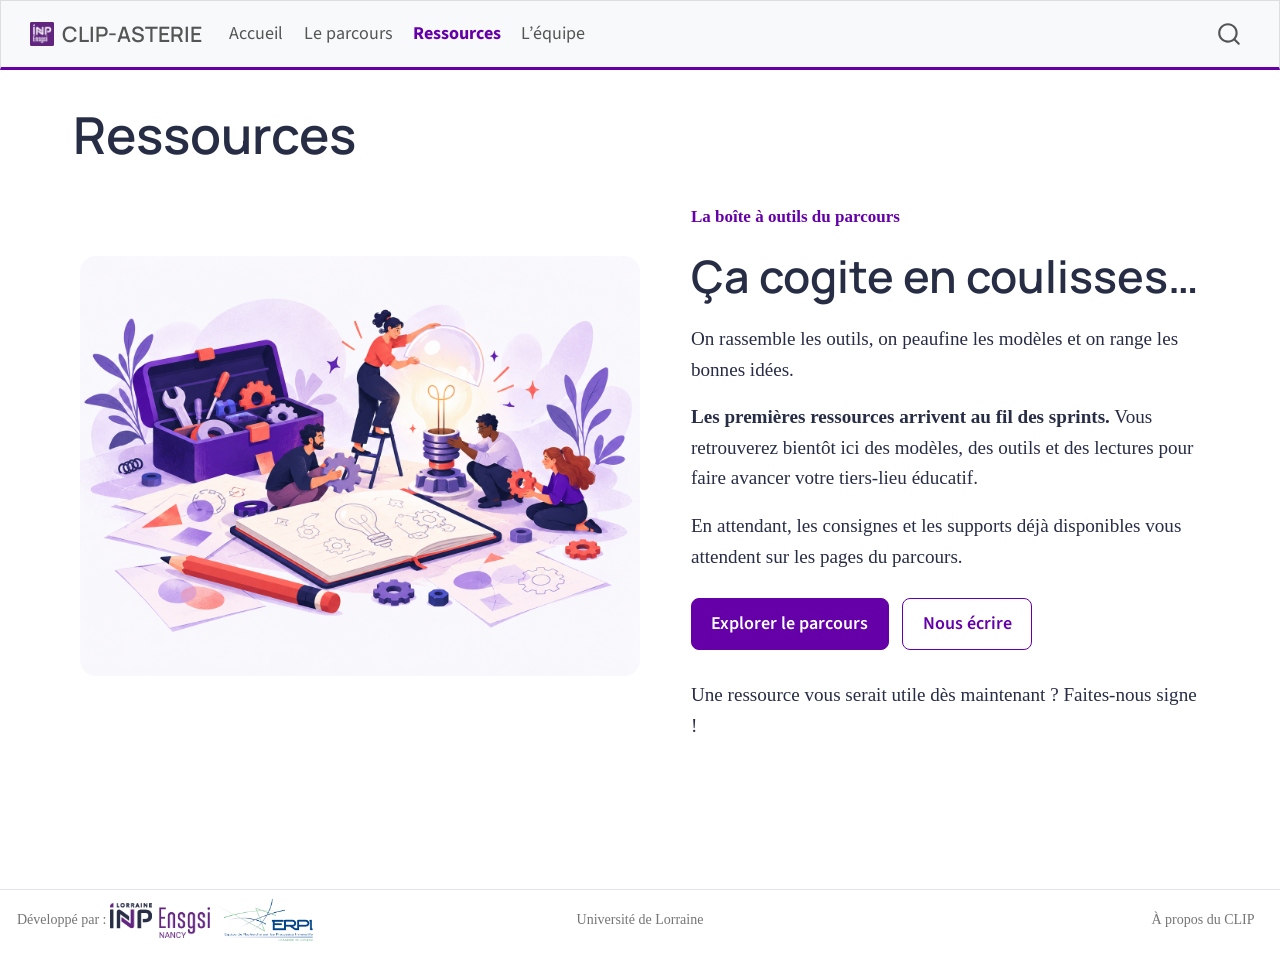
<file: docs/ressources/index.html>
<!DOCTYPE html>
<html xmlns="http://www.w3.org/1999/xhtml" lang="fr" xml:lang="fr"><head>

<meta charset="utf-8">
<meta name="generator" content="quarto-1.10.18">

<meta name="viewport" content="width=device-width, initial-scale=1.0, user-scalable=yes">


<title>Ressources — CLIP-ASTERIE – CLIP-ASTERIE</title>
<style>
/* Default styles provided by pandoc.
** See https://pandoc.org/MANUAL.html#variables-for-html for config info.
*/
span.smallcaps{font-variant: small-caps;}
div.columns{display: flex; gap: 1.5em;}
div.column{flex: auto;}
@media screen {
div.columns{gap: min(4vw, 1.5em);}
div.column{overflow-x: auto;}
}
div.hanging-indent{margin-left: 1.5em; text-indent: -1.5em;}
ul.task-list{list-style: none;}
ul.task-list li input[type="checkbox"] {
  width: 0.8em;
  margin: 0 0.8em 0.2em -1em; /* quarto-specific, see https://github.com/quarto-dev/quarto-cli/issues/4556 */ 
  vertical-align: middle;
}
</style>


<script src="../site_libs/quarto-nav/quarto-nav.js"></script>
<script src="../site_libs/quarto-nav/headroom.min.js"></script>
<script src="../site_libs/clipboard/clipboard.min.js"></script>
<script src="../site_libs/quarto-search/autocomplete.umd.js"></script>
<script src="../site_libs/quarto-search/fuse.min.js"></script>
<script src="../site_libs/quarto-search/quarto-search.js"></script>
<meta name="quarto:offset" content="../">
<script src="../site_libs/quarto-html/quarto.js" type="module"></script>
<script src="../site_libs/quarto-html/tabsets/tabsets.js" type="module"></script>
<script src="../site_libs/quarto-html/popper.min.js"></script>
<script src="../site_libs/quarto-html/tippy.umd.min.js"></script>
<script src="../site_libs/quarto-html/anchor.min.js"></script>
<link href="../site_libs/quarto-html/tippy.css" rel="stylesheet">
<link href="../site_libs/quarto-html/quarto-syntax-highlighting-64a204ab8560d761af7679ceaba22944.css" rel="stylesheet" id="quarto-text-highlighting-styles">
<script src="../site_libs/bootstrap/bootstrap.min.js"></script>
<link href="../site_libs/bootstrap/bootstrap-icons.css" rel="stylesheet">
<link href="../site_libs/bootstrap/bootstrap-b596b68b80e24b0afe9c230c55773479.min.css" rel="stylesheet" append-hash="true" id="quarto-bootstrap" data-mode="light">
<script id="quarto-search-options" type="application/json">{
  "location": "navbar",
  "copy-button": false,
  "collapse-after": 3,
  "panel-placement": "end",
  "type": "overlay",
  "limit": 50,
  "keyboard-shortcut": [
    "f",
    "/",
    "s"
  ],
  "language": {
    "search-no-results-text": "Pas de résultats",
    "search-matching-documents-text": "documents trouvés",
    "search-copy-link-title": "Copier le lien vers la recherche",
    "search-hide-matches-text": "Cacher les correspondances additionnelles",
    "search-more-match-text": "correspondance de plus dans ce document",
    "search-more-matches-text": "correspondances de plus dans ce document",
    "search-clear-button-title": "Effacer",
    "search-text-placeholder": "",
    "search-detached-cancel-button-title": "Annuler",
    "search-submit-button-title": "Envoyer",
    "search-label": "Recherche"
  }
}</script>
<style>
.resources-soon {
  display: grid;
  grid-template-columns: minmax(0, 1.1fr) minmax(0, 1fr);
  align-items: center;
  gap: clamp(1.5rem, 4vw, 3rem);
  max-width: 1120px;
  margin: 2rem auto 3rem;
}
.resources-soon > * { min-width: 0; }
.resources-soon img { width: 100%; height: auto; border-radius: 16px; }
.resources-soon figure, .resources-soon figure p { margin: 0; }
.resources-soon figcaption { display: none; }
.resources-soon h1 {
  font-size: clamp(2rem, 3.5vw, 2.75rem);
  line-height: 1.2;
  margin: .6rem 0 1.25rem;
}
.resources-soon .resources-label {
  color: var(--clip-purple, #6500a8);
  font-size: 1rem;
  font-weight: 600;
}
.resources-soon .resources-actions { margin-top: 1.5rem; }
.resources-soon .resources-actions .btn { margin: 0 .5rem .75rem 0; }
@media (max-width: 800px) {
  .resources-soon { grid-template-columns: 1fr; margin-top: 1rem; }
  .resources-soon .resources-art { max-width: 480px; margin: 0 auto; }
}
</style>


<link rel="stylesheet" href="../assets/styles.css">
</head>

<body class="nav-fixed quarto-light">

<div id="quarto-search-results"></div>
  <header id="quarto-header" class="headroom fixed-top">
    <nav class="navbar navbar-expand-lg " data-bs-theme="dark">
      <div class="navbar-container container-fluid">
      <div class="navbar-brand-container mx-auto">
    <a href="../index.html" class="navbar-brand navbar-brand-logo">
    <img src="../assets/images/icon-ensgsi.png" alt="" class="navbar-logo light-content">
    <img src="../assets/images/icon-ensgsi.png" alt="" class="navbar-logo dark-content">
    </a>
    <a class="navbar-brand" href="../index.html">
    <span class="navbar-title">CLIP-ASTERIE</span>
    </a>
  </div>
            <div id="quarto-search" class="" title="Recherche"></div>
          <button class="navbar-toggler" type="button" data-bs-toggle="collapse" data-bs-target="#navbarCollapse" aria-controls="navbarCollapse" role="menu" aria-expanded="false" aria-label="Basculer la navigation" onclick="if (window.quartoToggleHeadroom) { window.quartoToggleHeadroom(); }">
  <span class="navbar-toggler-icon"></span>
</button>
          <div class="collapse navbar-collapse" id="navbarCollapse">
            <ul class="navbar-nav navbar-nav-scroll me-auto">
  <li class="nav-item">
    <a class="nav-link" href="../index.html"> 
<span class="menu-text">Accueil</span></a>
  </li>  
  <li class="nav-item">
    <a class="nav-link" href="../parcours/index.html"> 
<span class="menu-text">Le parcours</span></a>
  </li>  
  <li class="nav-item">
    <a class="nav-link active" href="../ressources/index.html" aria-current="page"> 
<span class="menu-text">Ressources</span></a>
  </li>  
  <li class="nav-item">
    <a class="nav-link" href="../equipe.html"> 
<span class="menu-text">L’équipe</span></a>
  </li>  
</ul>
          </div> <!-- /navcollapse -->
            <div class="quarto-navbar-tools">
</div>
      </div> <!-- /container-fluid -->
    </nav>
</header>
<!-- content -->
<div id="quarto-content" class="quarto-container page-columns page-rows-contents page-layout-full page-navbar">
<!-- sidebar -->
<!-- margin-sidebar -->
    
<!-- main -->
<main class="content column-page" id="quarto-document-content"><header id="title-block-header" class="quarto-title-block"><h1 class="title display-7">Ressources</h1></header>

<header id="title-block-header">


</header>


<div class="resources-soon">
<div class="resources-art">
<div class="quarto-figure quarto-figure-center">
<figure class="figure">
<p><img src="../assets/images/ressources-coulisses.png" class="img-fluid figure-img"></p>
<figcaption>Une équipe assemble une grande ampoule autour d’une boîte à outils et d’un carnet d’idées.</figcaption>
</figure>
</div>
</div>
<div class="resources-copy">
<p><span class="resources-label">La boîte à outils du parcours</span></p>
<section id="ça-cogite-en-coulisses" class="level1">
<h1>Ça cogite en coulisses…</h1>
<p>On rassemble les outils, on peaufine les modèles et on range les bonnes idées.</p>
<p><strong>Les premières ressources arrivent au fil des sprints.</strong> Vous retrouverez bientôt ici des modèles, des outils et des lectures pour faire avancer votre tiers-lieu éducatif.</p>
<p>En attendant, les consignes et les supports déjà disponibles vous attendent sur les pages du parcours.</p>
<div class="resources-actions">
<p><a href="../parcours/index.html" class="btn btn-primary">Explorer le parcours</a> <a href="mailto:ensgsi-clip-contact@univ-lorraine.fr" class="btn btn-outline-primary">Nous écrire</a></p>
</div>
<p>Une ressource vous serait utile dès maintenant ? Faites-nous signe !</p>
</section>
</div>
</div>



</main> <!-- /main -->
<script id="quarto-html-after-body" type="application/javascript">
  window.document.addEventListener("DOMContentLoaded", function (event) {
    const icon = "";
    const anchorJS = new window.AnchorJS();
    anchorJS.options = {
      placement: 'right',
      icon: icon
    };
    anchorJS.add('.anchored');
    const isCodeAnnotation = (el) => {
      for (const clz of el.classList) {
        if (clz.startsWith('code-annotation-')) {                     
          return true;
        }
      }
      return false;
    }
    const onCopySuccess = function(e) {
      // button target
      const button = e.trigger;
      // don't keep focus
      button.blur();
      // flash "checked"
      button.classList.add('code-copy-button-checked');
      var currentTitle = button.getAttribute("title");
      button.setAttribute("title", "Copié");
      let tooltip;
      if (window.bootstrap) {
        button.setAttribute("data-bs-toggle", "tooltip");
        button.setAttribute("data-bs-placement", "left");
        button.setAttribute("data-bs-title", "Copié");
        tooltip = new bootstrap.Tooltip(button, 
          { trigger: "manual", 
            customClass: "code-copy-button-tooltip",
            offset: [0, -8]});
        tooltip.show();    
      }
      setTimeout(function() {
        if (tooltip) {
          tooltip.hide();
          button.removeAttribute("data-bs-title");
          button.removeAttribute("data-bs-toggle");
          button.removeAttribute("data-bs-placement");
        }
        button.setAttribute("title", currentTitle);
        button.classList.remove('code-copy-button-checked');
      }, 1000);
      // clear code selection
      e.clearSelection();
    }
    const getTextToCopy = function(trigger) {
      const outerScaffold = trigger.parentElement.cloneNode(true);
      const codeEl = outerScaffold.querySelector('code');
      for (const childEl of codeEl.children) {
        if (isCodeAnnotation(childEl)) {
          childEl.remove();
        }
      }
      return codeEl.innerText;
    }
    const clipboard = new window.ClipboardJS('.code-copy-button:not([data-in-quarto-modal])', {
      text: getTextToCopy
    });
    clipboard.on('success', onCopySuccess);
    if (window.document.getElementById('quarto-embedded-source-code-modal')) {
      const clipboardModal = new window.ClipboardJS('.code-copy-button[data-in-quarto-modal]', {
        text: getTextToCopy,
        container: window.document.getElementById('quarto-embedded-source-code-modal')
      });
      clipboardModal.on('success', onCopySuccess);
    }
      var localhostRegex = new RegExp(/^(?:http|https):\/\/localhost\:?[0-9]*\//);
      var mailtoRegex = new RegExp(/^mailto:/);
        var filterRegex = new RegExp('/' + window.location.host + '/');
      var isInternal = (href) => {
          return filterRegex.test(href) || localhostRegex.test(href) || mailtoRegex.test(href);
      }
      // Inspect non-navigation links and adorn them if external
     var links = window.document.querySelectorAll('a[href]:not(.nav-link):not(.navbar-brand):not(.toc-action):not(.sidebar-link):not(.sidebar-item-toggle):not(.pagination-link):not(.no-external):not([aria-hidden]):not(.dropdown-item):not(.quarto-navigation-tool):not(.about-link)');
      for (var i=0; i<links.length; i++) {
        const link = links[i];
        if (!isInternal(link.href)) {
          // undo the damage that might have been done by quarto-nav.js in the case of
          // links that we want to consider external
          if (link.dataset.originalHref !== undefined) {
            link.href = link.dataset.originalHref;
          }
        }
      }
    function tippyHover(el, contentFn, onTriggerFn, onUntriggerFn) {
      const config = {
        allowHTML: true,
        maxWidth: 500,
        delay: 100,
        arrow: false,
        appendTo: function(el) {
            return el.parentElement;
        },
        interactive: true,
        interactiveBorder: 10,
        theme: 'quarto',
        placement: 'bottom-start',
      };
      if (contentFn) {
        config.content = contentFn;
      }
      if (onTriggerFn) {
        config.onTrigger = onTriggerFn;
      }
      if (onUntriggerFn) {
        config.onUntrigger = onUntriggerFn;
      }
      window.tippy(el, config); 
    }
    const noterefs = window.document.querySelectorAll('a[role="doc-noteref"]');
    for (var i=0; i<noterefs.length; i++) {
      const ref = noterefs[i];
      tippyHover(ref, function() {
        // use id or data attribute instead here
        let href = ref.getAttribute('data-footnote-href') || ref.getAttribute('href');
        try { href = new URL(href).hash; } catch {}
        const id = href.replace(/^#\/?/, "");
        const note = window.document.getElementById(id);
        if (note) {
          return note.innerHTML;
        } else {
          return "";
        }
      });
    }
    const xrefs = window.document.querySelectorAll('a.quarto-xref');
    const processXRef = (id, note) => {
      // Strip column container classes
      const stripColumnClz = (el) => {
        el.classList.remove("page-full", "page-columns");
        if (el.children) {
          for (const child of el.children) {
            stripColumnClz(child);
          }
        }
      }
      stripColumnClz(note)
      if (id === null || id.startsWith('sec-')) {
        // Special case sections, only their first couple elements
        const container = document.createElement("div");
        if (note.children && note.children.length > 2) {
          container.appendChild(note.children[0].cloneNode(true));
          for (let i = 1; i < note.children.length; i++) {
            const child = note.children[i];
            if (child.tagName === "P" && child.innerText === "") {
              continue;
            } else {
              container.appendChild(child.cloneNode(true));
              break;
            }
          }
          if (window.Quarto?.typesetMath) {
            window.Quarto.typesetMath(container);
          }
          return container.innerHTML
        } else {
          if (window.Quarto?.typesetMath) {
            window.Quarto.typesetMath(note);
          }
          return note.innerHTML;
        }
      } else {
        // Remove any anchor links if they are present
        const anchorLink = note.querySelector('a.anchorjs-link');
        if (anchorLink) {
          anchorLink.remove();
        }
        if (window.Quarto?.typesetMath) {
          window.Quarto.typesetMath(note);
        }
        if (note.classList.contains("callout")) {
          return note.outerHTML;
        } else {
          return note.innerHTML;
        }
      }
    }
    for (var i=0; i<xrefs.length; i++) {
      const xref = xrefs[i];
      tippyHover(xref, undefined, function(instance) {
        instance.disable();
        let url = xref.getAttribute('href');
        let hash = undefined; 
        if (url.startsWith('#')) {
          hash = url;
        } else {
          try { hash = new URL(url).hash; } catch {}
        }
        if (hash) {
          const id = hash.replace(/^#\/?/, "");
          const note = window.document.getElementById(id);
          if (note !== null) {
            try {
              const html = processXRef(id, note.cloneNode(true));
              instance.setContent(html);
            } finally {
              instance.enable();
              instance.show();
            }
          } else {
            // See if we can fetch this
            fetch(url.split('#')[0])
            .then(res => res.text())
            .then(html => {
              const parser = new DOMParser();
              const htmlDoc = parser.parseFromString(html, "text/html");
              const note = htmlDoc.getElementById(id);
              if (note !== null) {
                const html = processXRef(id, note);
                instance.setContent(html);
              } 
            }).finally(() => {
              instance.enable();
              instance.show();
            });
          }
        } else {
          // See if we can fetch a full url (with no hash to target)
          // This is a special case and we should probably do some content thinning / targeting
          fetch(url)
          .then(res => res.text())
          .then(html => {
            const parser = new DOMParser();
            const htmlDoc = parser.parseFromString(html, "text/html");
            const note = htmlDoc.querySelector('main.content');
            if (note !== null) {
              // This should only happen for chapter cross references
              // (since there is no id in the URL)
              // remove the first header
              if (note.children.length > 0 && note.children[0].tagName === "HEADER") {
                note.children[0].remove();
              }
              const html = processXRef(null, note);
              instance.setContent(html);
            } 
          }).finally(() => {
            instance.enable();
            instance.show();
          });
        }
      }, function(instance) {
      });
    }
        let selectedAnnoteEl;
        const selectorForAnnotation = ( cell, annotation) => {
          let cellAttr = 'data-code-cell="' + cell + '"';
          let lineAttr = 'data-code-annotation="' +  annotation + '"';
          const selector = 'span[' + cellAttr + '][' + lineAttr + ']';
          return selector;
        }
        const selectCodeLines = (annoteEl) => {
          const doc = window.document;
          const targetCell = annoteEl.getAttribute("data-target-cell");
          const targetAnnotation = annoteEl.getAttribute("data-target-annotation");
          const annoteSpan = window.document.querySelector(selectorForAnnotation(targetCell, targetAnnotation));
          const lines = annoteSpan.getAttribute("data-code-lines").split(",");
          const lineIds = lines.map((line) => {
            return targetCell + "-" + line;
          })
          let top = null;
          let height = null;
          let parent = null;
          if (lineIds.length > 0) {
              //compute the position of the single el (top and bottom and make a div)
              const el = window.document.getElementById(lineIds[0]);
              top = el.offsetTop;
              height = el.offsetHeight;
              parent = el.parentElement.parentElement;
            if (lineIds.length > 1) {
              const lastEl = window.document.getElementById(lineIds[lineIds.length - 1]);
              const bottom = lastEl.offsetTop + lastEl.offsetHeight;
              height = bottom - top;
            }
            if (top !== null && height !== null && parent !== null) {
              // cook up a div (if necessary) and position it 
              let div = window.document.getElementById("code-annotation-line-highlight");
              if (div === null) {
                div = window.document.createElement("div");
                div.setAttribute("id", "code-annotation-line-highlight");
                div.style.position = 'absolute';
                parent.appendChild(div);
              }
              div.style.top = top - 2 + "px";
              div.style.height = height + 4 + "px";
              div.style.left = 0;
              let gutterDiv = window.document.getElementById("code-annotation-line-highlight-gutter");
              if (gutterDiv === null) {
                gutterDiv = window.document.createElement("div");
                gutterDiv.setAttribute("id", "code-annotation-line-highlight-gutter");
                gutterDiv.style.position = 'absolute';
                const codeCell = window.document.getElementById(targetCell);
                const gutter = codeCell.querySelector('.code-annotation-gutter');
                gutter.appendChild(gutterDiv);
              }
              gutterDiv.style.top = top - 2 + "px";
              gutterDiv.style.height = height + 4 + "px";
            }
            selectedAnnoteEl = annoteEl;
          }
        };
        const unselectCodeLines = () => {
          const elementsIds = ["code-annotation-line-highlight", "code-annotation-line-highlight-gutter"];
          elementsIds.forEach((elId) => {
            const div = window.document.getElementById(elId);
            if (div) {
              div.remove();
            }
          });
          selectedAnnoteEl = undefined;
        };
          // Handle positioning of the toggle
      window.addEventListener(
        "resize",
        throttle(() => {
          elRect = undefined;
          if (selectedAnnoteEl) {
            selectCodeLines(selectedAnnoteEl);
          }
        }, 10)
      );
      function throttle(fn, ms) {
      let throttle = false;
      let timer;
        return (...args) => {
          if(!throttle) { // first call gets through
              fn.apply(this, args);
              throttle = true;
          } else { // all the others get throttled
              if(timer) clearTimeout(timer); // cancel #2
              timer = setTimeout(() => {
                fn.apply(this, args);
                timer = throttle = false;
              }, ms);
          }
        };
      }
        // Attach click handler to the DT
        const annoteDls = window.document.querySelectorAll('dt[data-target-cell]');
        for (const annoteDlNode of annoteDls) {
          annoteDlNode.addEventListener('click', (event) => {
            const clickedEl = event.target;
            if (clickedEl !== selectedAnnoteEl) {
              unselectCodeLines();
              const activeEl = window.document.querySelector('dt[data-target-cell].code-annotation-active');
              if (activeEl) {
                activeEl.classList.remove('code-annotation-active');
              }
              selectCodeLines(clickedEl);
              clickedEl.classList.add('code-annotation-active');
            } else {
              // Unselect the line
              unselectCodeLines();
              clickedEl.classList.remove('code-annotation-active');
            }
          });
        }
    const findCites = (el) => {
      const parentEl = el.parentElement;
      if (parentEl) {
        const cites = parentEl.dataset.cites;
        if (cites) {
          return {
            el,
            cites: cites.split(' ')
          };
        } else {
          return findCites(el.parentElement)
        }
      } else {
        return undefined;
      }
    };
    var bibliorefs = window.document.querySelectorAll('a[role="doc-biblioref"]');
    for (var i=0; i<bibliorefs.length; i++) {
      const ref = bibliorefs[i];
      const citeInfo = findCites(ref);
      if (citeInfo) {
        tippyHover(citeInfo.el, function() {
          var popup = window.document.createElement('div');
          citeInfo.cites.forEach(function(cite) {
            var citeDiv = window.document.createElement('div');
            citeDiv.classList.add('hanging-indent');
            citeDiv.classList.add('csl-entry');
            var biblioDiv = window.document.getElementById('ref-' + cite);
            if (biblioDiv) {
              citeDiv.innerHTML = biblioDiv.innerHTML;
            }
            popup.appendChild(citeDiv);
          });
          return popup.innerHTML;
        });
      }
    }
  });
  </script>
</div> <!-- /content -->
<footer class="footer">
  <div class="nav-footer">
    <div class="nav-footer-left">
<p>Développé par : <a href="https://www.ensgsi.univ-lorraine.fr/"><img src="../assets/images/logo-ensgsi.png" class="img-fluid" alt="ENSGSI" width="100"></a> <a href="https://erpi.univ-lorraine.fr/"><img src="../assets/images/logo-erpi.png" class="img-fluid" alt="ERPI" width="100"></a></p>
</div>   
    <div class="nav-footer-center">
      <ul class="footer-items list-unstyled">
    <li class="nav-item">
    <a class="nav-link" href="https://www.univ-lorraine.fr/">
<p>Université de Lorraine</p>
</a>
  </li>  
</ul>
    </div>
    <div class="nav-footer-right">
      <ul class="footer-items list-unstyled">
    <li class="nav-item">
    <a class="nav-link" href="https://ensgsi.univ-lorraine.fr/partenaires/clip-programme-incubation-innovation-collaborative/">
<p>À propos du CLIP</p>
</a>
  </li>  
</ul>
    </div>
  </div>
</footer>




</body></html>
</file>
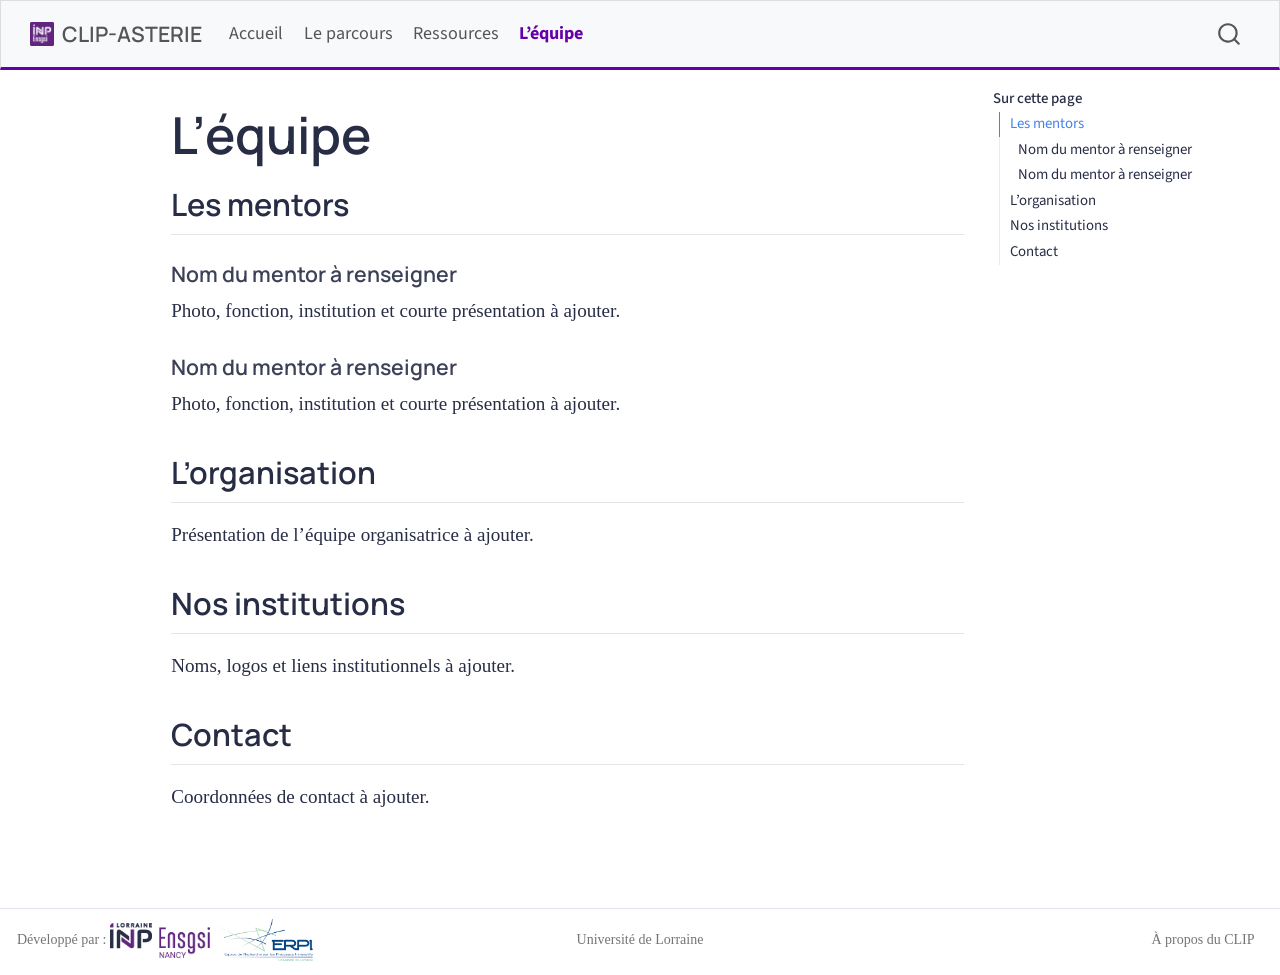
<file: docs/equipe.html>
<!DOCTYPE html>
<html xmlns="http://www.w3.org/1999/xhtml" lang="fr" xml:lang="fr"><head>

<meta charset="utf-8">
<meta name="generator" content="quarto-1.10.18">

<meta name="viewport" content="width=device-width, initial-scale=1.0, user-scalable=yes">


<title>L’équipe – CLIP-ASTERIE</title>
<style>
/* Default styles provided by pandoc.
** See https://pandoc.org/MANUAL.html#variables-for-html for config info.
*/
span.smallcaps{font-variant: small-caps;}
div.columns{display: flex; gap: 1.5em;}
div.column{flex: auto;}
@media screen {
div.columns{gap: min(4vw, 1.5em);}
div.column{overflow-x: auto;}
}
div.hanging-indent{margin-left: 1.5em; text-indent: -1.5em;}
ul.task-list{list-style: none;}
ul.task-list li input[type="checkbox"] {
  width: 0.8em;
  margin: 0 0.8em 0.2em -1em; /* quarto-specific, see https://github.com/quarto-dev/quarto-cli/issues/4556 */ 
  vertical-align: middle;
}
</style>


<script src="site_libs/quarto-nav/quarto-nav.js"></script>
<script src="site_libs/quarto-nav/headroom.min.js"></script>
<script src="site_libs/clipboard/clipboard.min.js"></script>
<script src="site_libs/quarto-search/autocomplete.umd.js"></script>
<script src="site_libs/quarto-search/fuse.min.js"></script>
<script src="site_libs/quarto-search/quarto-search.js"></script>
<meta name="quarto:offset" content="./">
<script src="site_libs/quarto-html/quarto.js" type="module"></script>
<script src="site_libs/quarto-html/tabsets/tabsets.js" type="module"></script>
<script src="site_libs/quarto-html/popper.min.js"></script>
<script src="site_libs/quarto-html/tippy.umd.min.js"></script>
<script src="site_libs/quarto-html/anchor.min.js"></script>
<link href="site_libs/quarto-html/tippy.css" rel="stylesheet">
<link href="site_libs/quarto-html/quarto-syntax-highlighting-64a204ab8560d761af7679ceaba22944.css" rel="stylesheet" id="quarto-text-highlighting-styles">
<script src="site_libs/bootstrap/bootstrap.min.js"></script>
<link href="site_libs/bootstrap/bootstrap-icons.css" rel="stylesheet">
<link href="site_libs/bootstrap/bootstrap-a0a6471d2ba028fdce087778025699ae.min.css" rel="stylesheet" append-hash="true" id="quarto-bootstrap" data-mode="light">
<script id="quarto-search-options" type="application/json">{
  "location": "navbar",
  "copy-button": false,
  "collapse-after": 3,
  "panel-placement": "end",
  "type": "overlay",
  "limit": 50,
  "keyboard-shortcut": [
    "f",
    "/",
    "s"
  ],
  "language": {
    "search-no-results-text": "Pas de résultats",
    "search-matching-documents-text": "documents trouvés",
    "search-copy-link-title": "Copier le lien vers la recherche",
    "search-hide-matches-text": "Cacher les correspondances additionnelles",
    "search-more-match-text": "correspondance de plus dans ce document",
    "search-more-matches-text": "correspondances de plus dans ce document",
    "search-clear-button-title": "Effacer",
    "search-text-placeholder": "",
    "search-detached-cancel-button-title": "Annuler",
    "search-submit-button-title": "Envoyer",
    "search-label": "Recherche"
  }
}</script>


<link rel="stylesheet" href="assets/styles.css">
</head>

<body class="nav-fixed quarto-light">

<div id="quarto-search-results"></div>
  <header id="quarto-header" class="headroom fixed-top">
    <nav class="navbar navbar-expand-lg " data-bs-theme="dark">
      <div class="navbar-container container-fluid">
      <div class="navbar-brand-container mx-auto">
    <a href="./index.html" class="navbar-brand navbar-brand-logo">
    <img src="./assets/images/icon-ensgsi.png" alt="" class="navbar-logo light-content">
    <img src="./assets/images/icon-ensgsi.png" alt="" class="navbar-logo dark-content">
    </a>
    <a class="navbar-brand" href="./index.html">
    <span class="navbar-title">CLIP-ASTERIE</span>
    </a>
  </div>
            <div id="quarto-search" class="" title="Recherche"></div>
          <button class="navbar-toggler" type="button" data-bs-toggle="collapse" data-bs-target="#navbarCollapse" aria-controls="navbarCollapse" role="menu" aria-expanded="false" aria-label="Basculer la navigation" onclick="if (window.quartoToggleHeadroom) { window.quartoToggleHeadroom(); }">
  <span class="navbar-toggler-icon"></span>
</button>
          <div class="collapse navbar-collapse" id="navbarCollapse">
            <ul class="navbar-nav navbar-nav-scroll me-auto">
  <li class="nav-item">
    <a class="nav-link" href="./index.html"> 
<span class="menu-text">Accueil</span></a>
  </li>  
  <li class="nav-item">
    <a class="nav-link" href="./parcours/index.html"> 
<span class="menu-text">Le parcours</span></a>
  </li>  
  <li class="nav-item">
    <a class="nav-link" href="./ressources/index.html"> 
<span class="menu-text">Ressources</span></a>
  </li>  
  <li class="nav-item">
    <a class="nav-link active" href="./equipe.html" aria-current="page"> 
<span class="menu-text">L’équipe</span></a>
  </li>  
</ul>
          </div> <!-- /navcollapse -->
            <div class="quarto-navbar-tools">
</div>
      </div> <!-- /container-fluid -->
    </nav>
</header>
<!-- content -->
<div id="quarto-content" class="quarto-container page-columns page-rows-contents page-layout-article page-navbar">
<!-- sidebar -->
<!-- margin-sidebar -->
    <div id="quarto-margin-sidebar" class="sidebar margin-sidebar">
        <nav id="TOC" role="doc-toc" class="toc-active">
    <h2 id="toc-title">Sur cette page</h2>
   
  <ul>
  <li><a href="#les-mentors" id="toc-les-mentors" class="nav-link active" data-scroll-target="#les-mentors">Les mentors</a>
  <ul class="collapse">
  <li><a href="#nom-du-mentor-à-renseigner" id="toc-nom-du-mentor-à-renseigner" class="nav-link" data-scroll-target="#nom-du-mentor-à-renseigner">Nom du mentor à renseigner</a></li>
  <li><a href="#nom-du-mentor-à-renseigner-1" id="toc-nom-du-mentor-à-renseigner-1" class="nav-link" data-scroll-target="#nom-du-mentor-à-renseigner-1">Nom du mentor à renseigner</a></li>
  </ul></li>
  <li><a href="#lorganisation" id="toc-lorganisation" class="nav-link" data-scroll-target="#lorganisation">L’organisation</a></li>
  <li><a href="#nos-institutions" id="toc-nos-institutions" class="nav-link" data-scroll-target="#nos-institutions">Nos institutions</a></li>
  <li><a href="#contact" id="toc-contact" class="nav-link" data-scroll-target="#contact">Contact</a></li>
  </ul>
</nav>
    </div>
<!-- main -->
<main class="content" id="quarto-document-content">

<header id="title-block-header" class="quarto-title-block default">
<div class="quarto-title">
<h1 class="title">L’équipe</h1>
</div>



<div class="quarto-title-meta">

    
  
    
  </div>
  


</header>


<section id="les-mentors" class="level2">
<h2 class="anchored" data-anchor-id="les-mentors">Les mentors</h2>
<section id="nom-du-mentor-à-renseigner" class="level3">
<h3 class="anchored" data-anchor-id="nom-du-mentor-à-renseigner">Nom du mentor à renseigner</h3>
<p>Photo, fonction, institution et courte présentation à ajouter.</p>
</section>
<section id="nom-du-mentor-à-renseigner-1" class="level3">
<h3 class="anchored" data-anchor-id="nom-du-mentor-à-renseigner-1">Nom du mentor à renseigner</h3>
<p>Photo, fonction, institution et courte présentation à ajouter.</p>
</section>
</section>
<section id="lorganisation" class="level2">
<h2 class="anchored" data-anchor-id="lorganisation">L’organisation</h2>
<p>Présentation de l’équipe organisatrice à ajouter.</p>
</section>
<section id="nos-institutions" class="level2">
<h2 class="anchored" data-anchor-id="nos-institutions">Nos institutions</h2>
<p>Noms, logos et liens institutionnels à ajouter.</p>
</section>
<section id="contact" class="level2">
<h2 class="anchored" data-anchor-id="contact">Contact</h2>
<p>Coordonnées de contact à ajouter.</p>


</section>

</main> <!-- /main -->
<script id="quarto-html-after-body" type="application/javascript">
  window.document.addEventListener("DOMContentLoaded", function (event) {
    const icon = "";
    const anchorJS = new window.AnchorJS();
    anchorJS.options = {
      placement: 'right',
      icon: icon
    };
    anchorJS.add('.anchored');
    const isCodeAnnotation = (el) => {
      for (const clz of el.classList) {
        if (clz.startsWith('code-annotation-')) {                     
          return true;
        }
      }
      return false;
    }
    const onCopySuccess = function(e) {
      // button target
      const button = e.trigger;
      // don't keep focus
      button.blur();
      // flash "checked"
      button.classList.add('code-copy-button-checked');
      var currentTitle = button.getAttribute("title");
      button.setAttribute("title", "Copié");
      let tooltip;
      if (window.bootstrap) {
        button.setAttribute("data-bs-toggle", "tooltip");
        button.setAttribute("data-bs-placement", "left");
        button.setAttribute("data-bs-title", "Copié");
        tooltip = new bootstrap.Tooltip(button, 
          { trigger: "manual", 
            customClass: "code-copy-button-tooltip",
            offset: [0, -8]});
        tooltip.show();    
      }
      setTimeout(function() {
        if (tooltip) {
          tooltip.hide();
          button.removeAttribute("data-bs-title");
          button.removeAttribute("data-bs-toggle");
          button.removeAttribute("data-bs-placement");
        }
        button.setAttribute("title", currentTitle);
        button.classList.remove('code-copy-button-checked');
      }, 1000);
      // clear code selection
      e.clearSelection();
    }
    const getTextToCopy = function(trigger) {
      const outerScaffold = trigger.parentElement.cloneNode(true);
      const codeEl = outerScaffold.querySelector('code');
      for (const childEl of codeEl.children) {
        if (isCodeAnnotation(childEl)) {
          childEl.remove();
        }
      }
      return codeEl.innerText;
    }
    const clipboard = new window.ClipboardJS('.code-copy-button:not([data-in-quarto-modal])', {
      text: getTextToCopy
    });
    clipboard.on('success', onCopySuccess);
    if (window.document.getElementById('quarto-embedded-source-code-modal')) {
      const clipboardModal = new window.ClipboardJS('.code-copy-button[data-in-quarto-modal]', {
        text: getTextToCopy,
        container: window.document.getElementById('quarto-embedded-source-code-modal')
      });
      clipboardModal.on('success', onCopySuccess);
    }
      var localhostRegex = new RegExp(/^(?:http|https):\/\/localhost\:?[0-9]*\//);
      var mailtoRegex = new RegExp(/^mailto:/);
        var filterRegex = new RegExp('/' + window.location.host + '/');
      var isInternal = (href) => {
          return filterRegex.test(href) || localhostRegex.test(href) || mailtoRegex.test(href);
      }
      // Inspect non-navigation links and adorn them if external
     var links = window.document.querySelectorAll('a[href]:not(.nav-link):not(.navbar-brand):not(.toc-action):not(.sidebar-link):not(.sidebar-item-toggle):not(.pagination-link):not(.no-external):not([aria-hidden]):not(.dropdown-item):not(.quarto-navigation-tool):not(.about-link)');
      for (var i=0; i<links.length; i++) {
        const link = links[i];
        if (!isInternal(link.href)) {
          // undo the damage that might have been done by quarto-nav.js in the case of
          // links that we want to consider external
          if (link.dataset.originalHref !== undefined) {
            link.href = link.dataset.originalHref;
          }
        }
      }
    function tippyHover(el, contentFn, onTriggerFn, onUntriggerFn) {
      const config = {
        allowHTML: true,
        maxWidth: 500,
        delay: 100,
        arrow: false,
        appendTo: function(el) {
            return el.parentElement;
        },
        interactive: true,
        interactiveBorder: 10,
        theme: 'quarto',
        placement: 'bottom-start',
      };
      if (contentFn) {
        config.content = contentFn;
      }
      if (onTriggerFn) {
        config.onTrigger = onTriggerFn;
      }
      if (onUntriggerFn) {
        config.onUntrigger = onUntriggerFn;
      }
      window.tippy(el, config); 
    }
    const noterefs = window.document.querySelectorAll('a[role="doc-noteref"]');
    for (var i=0; i<noterefs.length; i++) {
      const ref = noterefs[i];
      tippyHover(ref, function() {
        // use id or data attribute instead here
        let href = ref.getAttribute('data-footnote-href') || ref.getAttribute('href');
        try { href = new URL(href).hash; } catch {}
        const id = href.replace(/^#\/?/, "");
        const note = window.document.getElementById(id);
        if (note) {
          return note.innerHTML;
        } else {
          return "";
        }
      });
    }
    const xrefs = window.document.querySelectorAll('a.quarto-xref');
    const processXRef = (id, note) => {
      // Strip column container classes
      const stripColumnClz = (el) => {
        el.classList.remove("page-full", "page-columns");
        if (el.children) {
          for (const child of el.children) {
            stripColumnClz(child);
          }
        }
      }
      stripColumnClz(note)
      if (id === null || id.startsWith('sec-')) {
        // Special case sections, only their first couple elements
        const container = document.createElement("div");
        if (note.children && note.children.length > 2) {
          container.appendChild(note.children[0].cloneNode(true));
          for (let i = 1; i < note.children.length; i++) {
            const child = note.children[i];
            if (child.tagName === "P" && child.innerText === "") {
              continue;
            } else {
              container.appendChild(child.cloneNode(true));
              break;
            }
          }
          if (window.Quarto?.typesetMath) {
            window.Quarto.typesetMath(container);
          }
          return container.innerHTML
        } else {
          if (window.Quarto?.typesetMath) {
            window.Quarto.typesetMath(note);
          }
          return note.innerHTML;
        }
      } else {
        // Remove any anchor links if they are present
        const anchorLink = note.querySelector('a.anchorjs-link');
        if (anchorLink) {
          anchorLink.remove();
        }
        if (window.Quarto?.typesetMath) {
          window.Quarto.typesetMath(note);
        }
        if (note.classList.contains("callout")) {
          return note.outerHTML;
        } else {
          return note.innerHTML;
        }
      }
    }
    for (var i=0; i<xrefs.length; i++) {
      const xref = xrefs[i];
      tippyHover(xref, undefined, function(instance) {
        instance.disable();
        let url = xref.getAttribute('href');
        let hash = undefined; 
        if (url.startsWith('#')) {
          hash = url;
        } else {
          try { hash = new URL(url).hash; } catch {}
        }
        if (hash) {
          const id = hash.replace(/^#\/?/, "");
          const note = window.document.getElementById(id);
          if (note !== null) {
            try {
              const html = processXRef(id, note.cloneNode(true));
              instance.setContent(html);
            } finally {
              instance.enable();
              instance.show();
            }
          } else {
            // See if we can fetch this
            fetch(url.split('#')[0])
            .then(res => res.text())
            .then(html => {
              const parser = new DOMParser();
              const htmlDoc = parser.parseFromString(html, "text/html");
              const note = htmlDoc.getElementById(id);
              if (note !== null) {
                const html = processXRef(id, note);
                instance.setContent(html);
              } 
            }).finally(() => {
              instance.enable();
              instance.show();
            });
          }
        } else {
          // See if we can fetch a full url (with no hash to target)
          // This is a special case and we should probably do some content thinning / targeting
          fetch(url)
          .then(res => res.text())
          .then(html => {
            const parser = new DOMParser();
            const htmlDoc = parser.parseFromString(html, "text/html");
            const note = htmlDoc.querySelector('main.content');
            if (note !== null) {
              // This should only happen for chapter cross references
              // (since there is no id in the URL)
              // remove the first header
              if (note.children.length > 0 && note.children[0].tagName === "HEADER") {
                note.children[0].remove();
              }
              const html = processXRef(null, note);
              instance.setContent(html);
            } 
          }).finally(() => {
            instance.enable();
            instance.show();
          });
        }
      }, function(instance) {
      });
    }
        let selectedAnnoteEl;
        const selectorForAnnotation = ( cell, annotation) => {
          let cellAttr = 'data-code-cell="' + cell + '"';
          let lineAttr = 'data-code-annotation="' +  annotation + '"';
          const selector = 'span[' + cellAttr + '][' + lineAttr + ']';
          return selector;
        }
        const selectCodeLines = (annoteEl) => {
          const doc = window.document;
          const targetCell = annoteEl.getAttribute("data-target-cell");
          const targetAnnotation = annoteEl.getAttribute("data-target-annotation");
          const annoteSpan = window.document.querySelector(selectorForAnnotation(targetCell, targetAnnotation));
          const lines = annoteSpan.getAttribute("data-code-lines").split(",");
          const lineIds = lines.map((line) => {
            return targetCell + "-" + line;
          })
          let top = null;
          let height = null;
          let parent = null;
          if (lineIds.length > 0) {
              //compute the position of the single el (top and bottom and make a div)
              const el = window.document.getElementById(lineIds[0]);
              top = el.offsetTop;
              height = el.offsetHeight;
              parent = el.parentElement.parentElement;
            if (lineIds.length > 1) {
              const lastEl = window.document.getElementById(lineIds[lineIds.length - 1]);
              const bottom = lastEl.offsetTop + lastEl.offsetHeight;
              height = bottom - top;
            }
            if (top !== null && height !== null && parent !== null) {
              // cook up a div (if necessary) and position it 
              let div = window.document.getElementById("code-annotation-line-highlight");
              if (div === null) {
                div = window.document.createElement("div");
                div.setAttribute("id", "code-annotation-line-highlight");
                div.style.position = 'absolute';
                parent.appendChild(div);
              }
              div.style.top = top - 2 + "px";
              div.style.height = height + 4 + "px";
              div.style.left = 0;
              let gutterDiv = window.document.getElementById("code-annotation-line-highlight-gutter");
              if (gutterDiv === null) {
                gutterDiv = window.document.createElement("div");
                gutterDiv.setAttribute("id", "code-annotation-line-highlight-gutter");
                gutterDiv.style.position = 'absolute';
                const codeCell = window.document.getElementById(targetCell);
                const gutter = codeCell.querySelector('.code-annotation-gutter');
                gutter.appendChild(gutterDiv);
              }
              gutterDiv.style.top = top - 2 + "px";
              gutterDiv.style.height = height + 4 + "px";
            }
            selectedAnnoteEl = annoteEl;
          }
        };
        const unselectCodeLines = () => {
          const elementsIds = ["code-annotation-line-highlight", "code-annotation-line-highlight-gutter"];
          elementsIds.forEach((elId) => {
            const div = window.document.getElementById(elId);
            if (div) {
              div.remove();
            }
          });
          selectedAnnoteEl = undefined;
        };
          // Handle positioning of the toggle
      window.addEventListener(
        "resize",
        throttle(() => {
          elRect = undefined;
          if (selectedAnnoteEl) {
            selectCodeLines(selectedAnnoteEl);
          }
        }, 10)
      );
      function throttle(fn, ms) {
      let throttle = false;
      let timer;
        return (...args) => {
          if(!throttle) { // first call gets through
              fn.apply(this, args);
              throttle = true;
          } else { // all the others get throttled
              if(timer) clearTimeout(timer); // cancel #2
              timer = setTimeout(() => {
                fn.apply(this, args);
                timer = throttle = false;
              }, ms);
          }
        };
      }
        // Attach click handler to the DT
        const annoteDls = window.document.querySelectorAll('dt[data-target-cell]');
        for (const annoteDlNode of annoteDls) {
          annoteDlNode.addEventListener('click', (event) => {
            const clickedEl = event.target;
            if (clickedEl !== selectedAnnoteEl) {
              unselectCodeLines();
              const activeEl = window.document.querySelector('dt[data-target-cell].code-annotation-active');
              if (activeEl) {
                activeEl.classList.remove('code-annotation-active');
              }
              selectCodeLines(clickedEl);
              clickedEl.classList.add('code-annotation-active');
            } else {
              // Unselect the line
              unselectCodeLines();
              clickedEl.classList.remove('code-annotation-active');
            }
          });
        }
    const findCites = (el) => {
      const parentEl = el.parentElement;
      if (parentEl) {
        const cites = parentEl.dataset.cites;
        if (cites) {
          return {
            el,
            cites: cites.split(' ')
          };
        } else {
          return findCites(el.parentElement)
        }
      } else {
        return undefined;
      }
    };
    var bibliorefs = window.document.querySelectorAll('a[role="doc-biblioref"]');
    for (var i=0; i<bibliorefs.length; i++) {
      const ref = bibliorefs[i];
      const citeInfo = findCites(ref);
      if (citeInfo) {
        tippyHover(citeInfo.el, function() {
          var popup = window.document.createElement('div');
          citeInfo.cites.forEach(function(cite) {
            var citeDiv = window.document.createElement('div');
            citeDiv.classList.add('hanging-indent');
            citeDiv.classList.add('csl-entry');
            var biblioDiv = window.document.getElementById('ref-' + cite);
            if (biblioDiv) {
              citeDiv.innerHTML = biblioDiv.innerHTML;
            }
            popup.appendChild(citeDiv);
          });
          return popup.innerHTML;
        });
      }
    }
  });
  </script>
</div> <!-- /content -->
<footer class="footer">
  <div class="nav-footer">
    <div class="nav-footer-left">
<p>Développé par : <a href="https://www.ensgsi.univ-lorraine.fr/"><img src="./assets/images/logo-ensgsi.png" class="img-fluid" alt="ENSGSI" width="100"></a> <a href="https://erpi.univ-lorraine.fr/"><img src="./assets/images/logo-erpi.png" class="img-fluid" alt="ERPI" width="100"></a></p>
</div>   
    <div class="nav-footer-center">
      <ul class="footer-items list-unstyled">
    <li class="nav-item">
    <a class="nav-link" href="https://www.univ-lorraine.fr/">
<p>Université de Lorraine</p>
</a>
  </li>  
</ul>
    </div>
    <div class="nav-footer-right">
      <ul class="footer-items list-unstyled">
    <li class="nav-item">
    <a class="nav-link" href="https://ensgsi.univ-lorraine.fr/partenaires/clip-programme-incubation-innovation-collaborative/">
<p>À propos du CLIP</p>
</a>
  </li>  
</ul>
    </div>
  </div>
</footer>




</body></html>
</file>
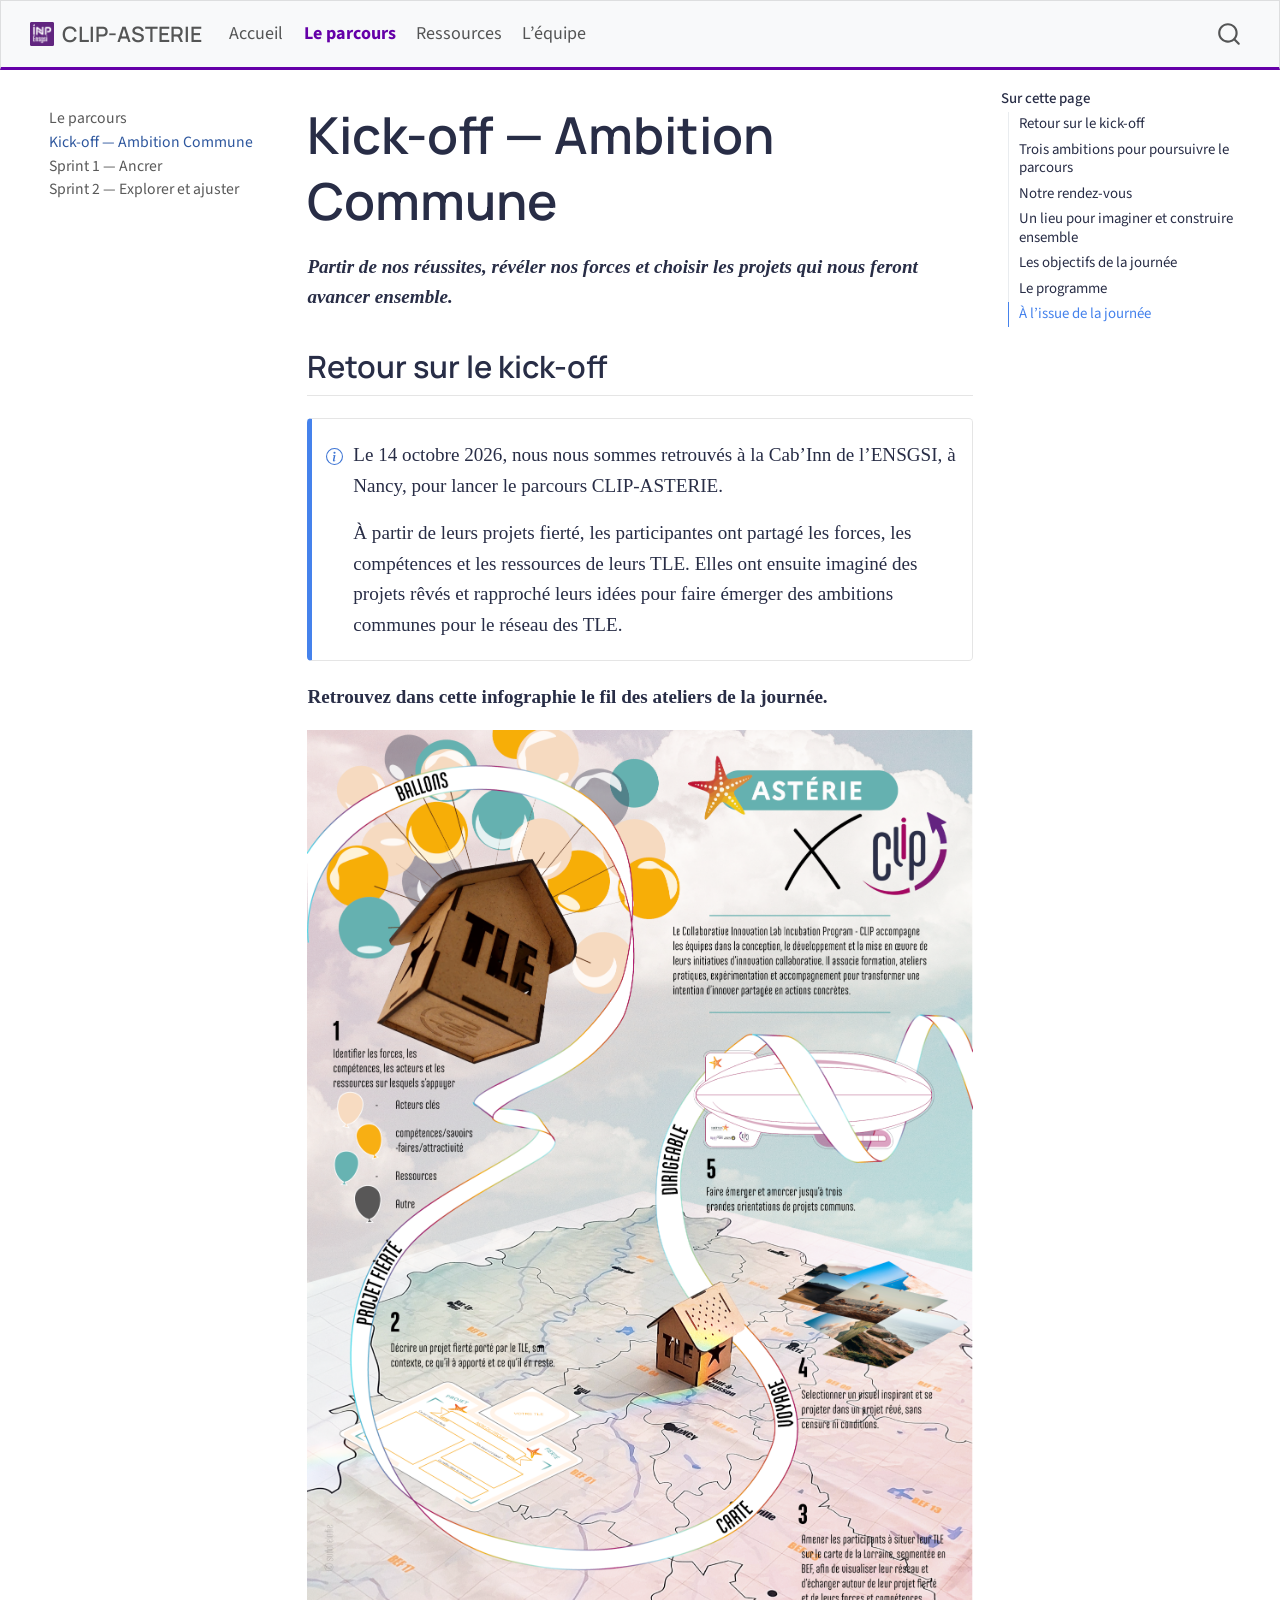
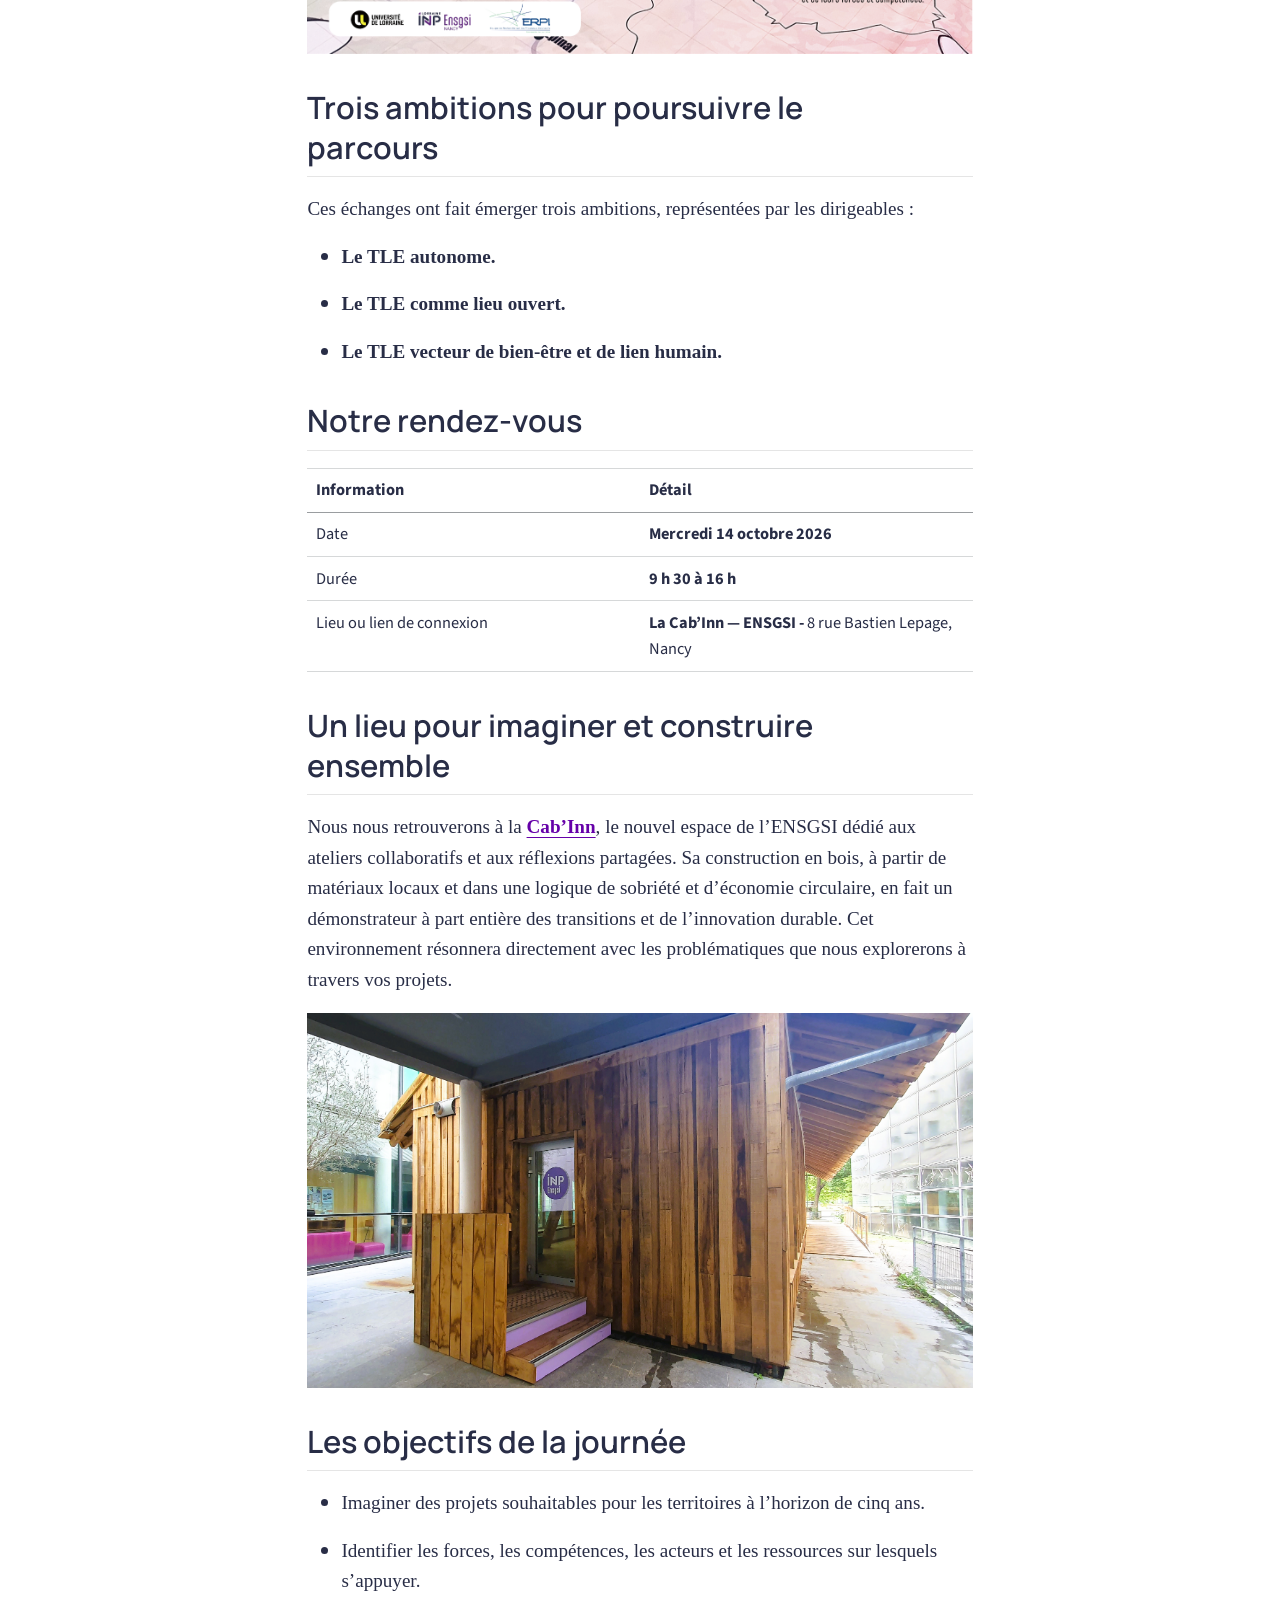
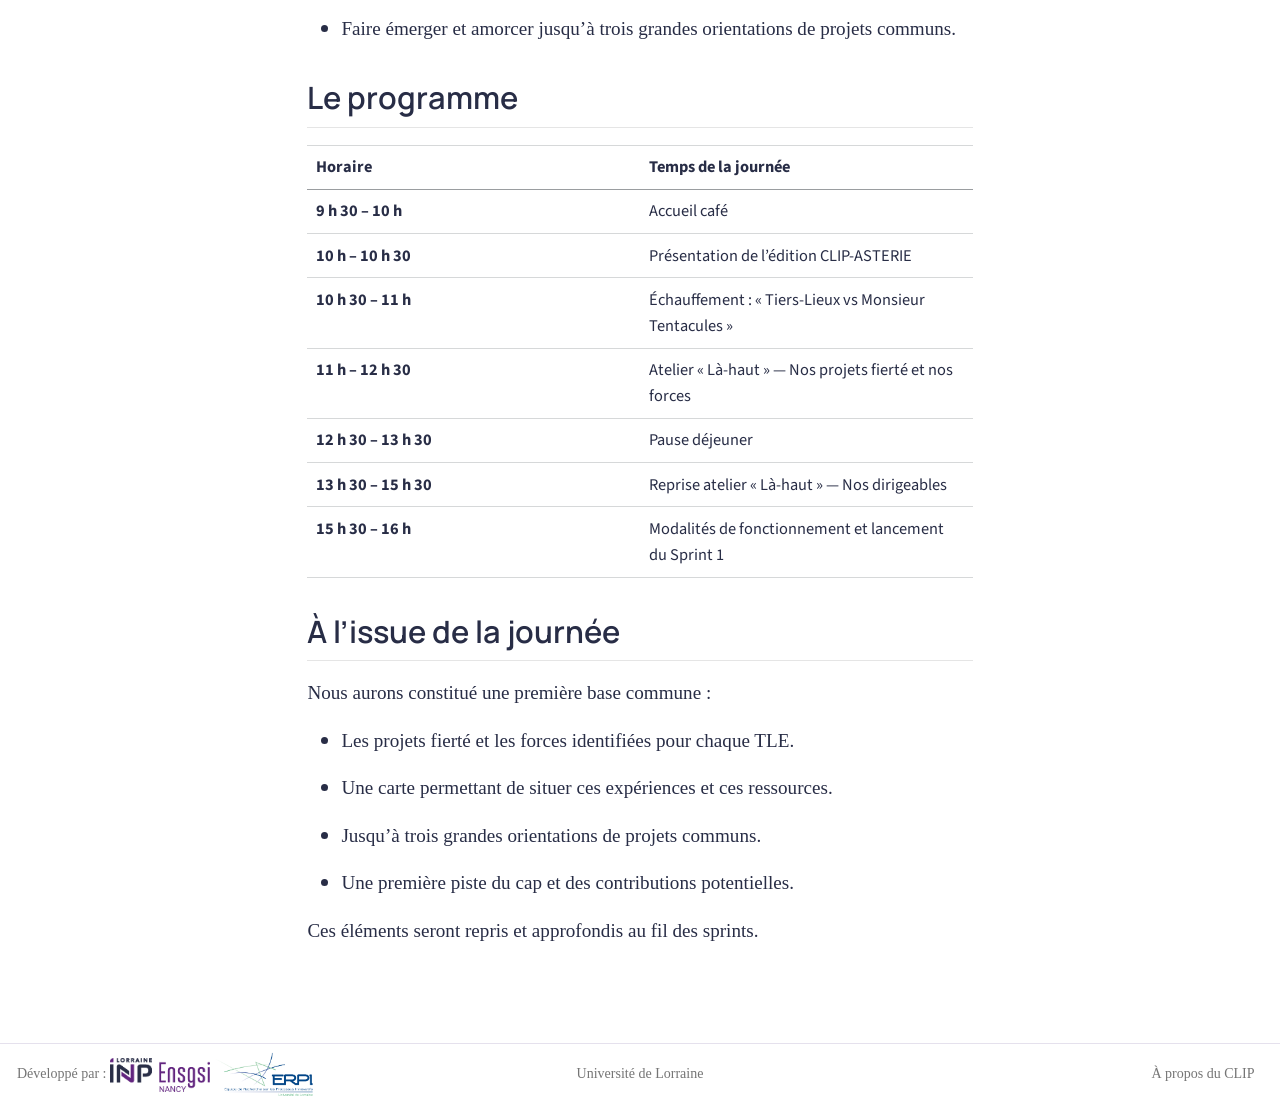
<file: docs/parcours/kickoff.html>
<!DOCTYPE html>
<html xmlns="http://www.w3.org/1999/xhtml" lang="fr" xml:lang="fr"><head>

<meta charset="utf-8">
<meta name="generator" content="quarto-1.10.18">

<meta name="viewport" content="width=device-width, initial-scale=1.0, user-scalable=yes">


<title>Kick-off — Ambition Commune – CLIP-ASTERIE</title>
<style>
/* Default styles provided by pandoc.
** See https://pandoc.org/MANUAL.html#variables-for-html for config info.
*/
span.smallcaps{font-variant: small-caps;}
div.columns{display: flex; gap: 1.5em;}
div.column{flex: auto;}
@media screen {
div.columns{gap: min(4vw, 1.5em);}
div.column{overflow-x: auto;}
}
div.hanging-indent{margin-left: 1.5em; text-indent: -1.5em;}
ul.task-list{list-style: none;}
ul.task-list li input[type="checkbox"] {
  width: 0.8em;
  margin: 0 0.8em 0.2em -1em; /* quarto-specific, see https://github.com/quarto-dev/quarto-cli/issues/4556 */ 
  vertical-align: middle;
}
</style>


<script src="../site_libs/quarto-nav/quarto-nav.js"></script>
<script src="../site_libs/quarto-nav/headroom.min.js"></script>
<script src="../site_libs/clipboard/clipboard.min.js"></script>
<script src="../site_libs/quarto-search/autocomplete.umd.js"></script>
<script src="../site_libs/quarto-search/fuse.min.js"></script>
<script src="../site_libs/quarto-search/quarto-search.js"></script>
<meta name="quarto:offset" content="../">
<script src="../site_libs/quarto-html/quarto.js" type="module"></script>
<script src="../site_libs/quarto-html/tabsets/tabsets.js" type="module"></script>
<script src="../site_libs/quarto-html/popper.min.js"></script>
<script src="../site_libs/quarto-html/tippy.umd.min.js"></script>
<script src="../site_libs/quarto-html/anchor.min.js"></script>
<link href="../site_libs/quarto-html/tippy.css" rel="stylesheet">
<link href="../site_libs/quarto-html/quarto-syntax-highlighting-64a204ab8560d761af7679ceaba22944.css" rel="stylesheet" id="quarto-text-highlighting-styles">
<script src="../site_libs/bootstrap/bootstrap.min.js"></script>
<link href="../site_libs/bootstrap/bootstrap-icons.css" rel="stylesheet">
<link href="../site_libs/bootstrap/bootstrap-a0a6471d2ba028fdce087778025699ae.min.css" rel="stylesheet" append-hash="true" id="quarto-bootstrap" data-mode="light">
<script id="quarto-search-options" type="application/json">{
  "location": "navbar",
  "copy-button": false,
  "collapse-after": 3,
  "panel-placement": "end",
  "type": "overlay",
  "limit": 50,
  "keyboard-shortcut": [
    "f",
    "/",
    "s"
  ],
  "language": {
    "search-no-results-text": "Pas de résultats",
    "search-matching-documents-text": "documents trouvés",
    "search-copy-link-title": "Copier le lien vers la recherche",
    "search-hide-matches-text": "Cacher les correspondances additionnelles",
    "search-more-match-text": "correspondance de plus dans ce document",
    "search-more-matches-text": "correspondances de plus dans ce document",
    "search-clear-button-title": "Effacer",
    "search-text-placeholder": "",
    "search-detached-cancel-button-title": "Annuler",
    "search-submit-button-title": "Envoyer",
    "search-label": "Recherche"
  }
}</script>


<link rel="stylesheet" href="../assets/styles.css">
</head>

<body class="nav-sidebar floating nav-fixed quarto-light">

<div id="quarto-search-results"></div>
  <header id="quarto-header" class="headroom fixed-top">
    <nav class="navbar navbar-expand-lg " data-bs-theme="dark">
      <div class="navbar-container container-fluid">
      <div class="navbar-brand-container mx-auto">
    <a href="../index.html" class="navbar-brand navbar-brand-logo">
    <img src="../assets/images/icon-ensgsi.png" alt="" class="navbar-logo light-content">
    <img src="../assets/images/icon-ensgsi.png" alt="" class="navbar-logo dark-content">
    </a>
    <a class="navbar-brand" href="../index.html">
    <span class="navbar-title">CLIP-ASTERIE</span>
    </a>
  </div>
            <div id="quarto-search" class="" title="Recherche"></div>
          <button class="navbar-toggler" type="button" data-bs-toggle="collapse" data-bs-target="#navbarCollapse" aria-controls="navbarCollapse" role="menu" aria-expanded="false" aria-label="Basculer la navigation" onclick="if (window.quartoToggleHeadroom) { window.quartoToggleHeadroom(); }">
  <span class="navbar-toggler-icon"></span>
</button>
          <div class="collapse navbar-collapse" id="navbarCollapse">
            <ul class="navbar-nav navbar-nav-scroll me-auto">
  <li class="nav-item">
    <a class="nav-link" href="../index.html"> 
<span class="menu-text">Accueil</span></a>
  </li>  
  <li class="nav-item">
    <a class="nav-link active" href="../parcours/index.html" aria-current="page"> 
<span class="menu-text">Le parcours</span></a>
  </li>  
  <li class="nav-item">
    <a class="nav-link" href="../ressources/index.html"> 
<span class="menu-text">Ressources</span></a>
  </li>  
  <li class="nav-item">
    <a class="nav-link" href="../equipe.html"> 
<span class="menu-text">L’équipe</span></a>
  </li>  
</ul>
          </div> <!-- /navcollapse -->
            <div class="quarto-navbar-tools">
</div>
      </div> <!-- /container-fluid -->
    </nav>
  <nav class="quarto-secondary-nav">
    <div class="container-fluid d-flex">
      <button type="button" class="quarto-btn-toggle btn" data-bs-toggle="collapse" role="button" data-bs-target=".quarto-sidebar-collapse-item" aria-controls="quarto-sidebar" aria-expanded="false" aria-label="Basculer la barre latérale" onclick="if (window.quartoToggleHeadroom) { window.quartoToggleHeadroom(); }">
        <i class="bi bi-layout-text-sidebar-reverse"></i>
      </button>
        <nav class="quarto-page-breadcrumbs" aria-label="breadcrumb"><ol class="breadcrumb"><li class="breadcrumb-item"><a href="../parcours/kickoff.html">Kick-off — Ambition Commune</a></li></ol></nav>
        <a class="flex-grow-1" role="navigation" data-bs-toggle="collapse" data-bs-target=".quarto-sidebar-collapse-item" aria-controls="quarto-sidebar" aria-expanded="false" aria-label="Basculer la barre latérale" onclick="if (window.quartoToggleHeadroom) { window.quartoToggleHeadroom(); }">      
        </a>
    </div>
  </nav>
</header>
<!-- content -->
<div id="quarto-content" class="quarto-container page-columns page-rows-contents page-layout-article page-navbar">
<!-- sidebar -->
  <nav id="quarto-sidebar" class="sidebar collapse collapse-horizontal quarto-sidebar-collapse-item sidebar-navigation floating overflow-auto">
    <div class="sidebar-menu-container"> 
    <ul class="list-unstyled mt-1">
        <li class="sidebar-item">
  <div class="sidebar-item-container"> 
  <a href="../parcours/index.html" class="sidebar-item-text sidebar-link">
 <span class="menu-text">Le parcours</span></a>
  </div>
</li>
        <li class="sidebar-item">
  <div class="sidebar-item-container"> 
  <a href="../parcours/kickoff.html" class="sidebar-item-text sidebar-link active">
 <span class="menu-text">Kick-off — Ambition Commune</span></a>
  </div>
</li>
        <li class="sidebar-item">
  <div class="sidebar-item-container"> 
  <a href="../parcours/sprint1.html" class="sidebar-item-text sidebar-link">
 <span class="menu-text">Sprint 1 — Ancrer</span></a>
  </div>
</li>
        <li class="sidebar-item">
  <div class="sidebar-item-container"> 
  <a href="../parcours/sprint2.html" class="sidebar-item-text sidebar-link">
 <span class="menu-text">Sprint 2 — Explorer et ajuster</span></a>
  </div>
</li>
    </ul>
    </div>
</nav>
<div id="quarto-sidebar-glass" class="quarto-sidebar-collapse-item" data-bs-toggle="collapse" data-bs-target=".quarto-sidebar-collapse-item"></div>
<!-- margin-sidebar -->
    <div id="quarto-margin-sidebar" class="sidebar margin-sidebar">
        <nav id="TOC" role="doc-toc" class="toc-active">
    <h2 id="toc-title">Sur cette page</h2>
   
  <ul>
  <li><a href="#retour-sur-le-kick-off" id="toc-retour-sur-le-kick-off" class="nav-link active" data-scroll-target="#retour-sur-le-kick-off">Retour sur le kick-off</a></li>
  <li><a href="#trois-ambitions-pour-poursuivre-le-parcours" id="toc-trois-ambitions-pour-poursuivre-le-parcours" class="nav-link" data-scroll-target="#trois-ambitions-pour-poursuivre-le-parcours">Trois ambitions pour poursuivre le parcours</a></li>
  <li><a href="#notre-rendez-vous" id="toc-notre-rendez-vous" class="nav-link" data-scroll-target="#notre-rendez-vous">Notre rendez-vous</a></li>
  <li><a href="#un-lieu-pour-imaginer-et-construire-ensemble" id="toc-un-lieu-pour-imaginer-et-construire-ensemble" class="nav-link" data-scroll-target="#un-lieu-pour-imaginer-et-construire-ensemble">Un lieu pour imaginer et construire ensemble</a></li>
  <li><a href="#les-objectifs-de-la-journée" id="toc-les-objectifs-de-la-journée" class="nav-link" data-scroll-target="#les-objectifs-de-la-journée">Les objectifs de la journée</a></li>
  <li><a href="#le-programme" id="toc-le-programme" class="nav-link" data-scroll-target="#le-programme">Le programme</a></li>
  <li><a href="#à-lissue-de-la-journée" id="toc-à-lissue-de-la-journée" class="nav-link" data-scroll-target="#à-lissue-de-la-journée">À l’issue de la journée</a></li>
  </ul>
</nav>
    </div>
<!-- main -->
<main class="content" id="quarto-document-content">

<header id="title-block-header" class="quarto-title-block default">
<div class="quarto-title">
<h1 class="title">Kick-off — Ambition Commune</h1>
</div>



<div class="quarto-title-meta">

    
  
    
  </div>
  


</header>


<p><strong><em>Partir de nos réussites, révéler nos forces et choisir les projets qui nous feront avancer ensemble.</em></strong></p>
<section id="retour-sur-le-kick-off" class="level2">
<h2 class="anchored" data-anchor-id="retour-sur-le-kick-off">Retour sur le kick-off</h2>
<div class="callout callout-style-simple callout-note">
<div class="callout-body d-flex">
<div class="callout-icon-container">
<i class="callout-icon"></i>
</div>
<div class="callout-body-container">
<p>Le 14 octobre 2026, nous nous sommes retrouvés à la Cab’Inn de l’ENSGSI, à Nancy, pour lancer le parcours CLIP-ASTERIE.</p>
<p>À partir de leurs projets fierté, les participantes ont partagé les forces, les compétences et les ressources de leurs TLE. Elles ont ensuite imaginé des projets rêvés et rapproché leurs idées pour faire émerger des ambitions communes pour le réseau des TLE.</p>
</div>
</div>
</div>
<p><strong>Retrouvez dans cette infographie le fil des ateliers de la journée.</strong></p>
<p><img src="../assets/images/montage-02-midres.png" class="img-fluid" style="width:100.0%" alt="Infographie du kick-off"></p>
</section>
<section id="trois-ambitions-pour-poursuivre-le-parcours" class="level2">
<h2 class="anchored" data-anchor-id="trois-ambitions-pour-poursuivre-le-parcours">Trois ambitions pour poursuivre le parcours</h2>
<p>Ces échanges ont fait émerger trois ambitions, représentées par les dirigeables :</p>
<ul>
<li><p><strong>Le TLE autonome.</strong></p></li>
<li><p><strong>Le TLE comme lieu ouvert.</strong></p></li>
<li><p><strong>Le TLE vecteur de bien-être et de lien humain.</strong></p></li>
</ul>
</section>
<section id="notre-rendez-vous" class="level2">
<h2 class="anchored" data-anchor-id="notre-rendez-vous">Notre rendez-vous</h2>
<table class="caption-top table">
<colgroup>
<col style="width: 50%">
<col style="width: 50%">
</colgroup>
<thead>
<tr class="header">
<th>Information</th>
<th>Détail</th>
</tr>
</thead>
<tbody>
<tr class="odd">
<td>Date</td>
<td><strong>Mercredi 14 octobre 2026</strong></td>
</tr>
<tr class="even">
<td>Durée</td>
<td><strong>9 h 30 à 16 h</strong></td>
</tr>
<tr class="odd">
<td>Lieu ou lien de connexion</td>
<td><strong>La Cab’Inn — ENSGSI -</strong> 8 rue Bastien Lepage, Nancy</td>
</tr>
</tbody>
</table>
</section>
<section id="un-lieu-pour-imaginer-et-construire-ensemble" class="level2">
<h2 class="anchored" data-anchor-id="un-lieu-pour-imaginer-et-construire-ensemble">Un lieu pour imaginer et construire ensemble</h2>
<p>Nous nous retrouverons à la <a href="https://ensgsi.univ-lorraine.fr/vie-de-lecole/la-maison-dhda-devient-la-cabinn-un-nouveau-lieu-dedie-a-linnovation-durable-a-lensgsi/"><strong>Cab’Inn</strong></a>, le nouvel espace de l’ENSGSI dédié aux ateliers collaboratifs et aux réflexions partagées. Sa construction en bois, à partir de matériaux locaux et dans une logique de sobriété et d’économie circulaire, en fait un démonstrateur à part entière des transitions et de l’innovation durable. Cet environnement résonnera directement avec les problématiques que nous explorerons à travers vos projets.</p>
<p><img src="../assets/images/Cab_Inn_ENSGSI.jpg" class="img-fluid" style="width:100.0%" alt="Cab'Inn - ENSGSI"></p>
</section>
<section id="les-objectifs-de-la-journée" class="level2">
<h2 class="anchored" data-anchor-id="les-objectifs-de-la-journée">Les objectifs de la journée</h2>
<ul>
<li><p>Imaginer des projets souhaitables pour les territoires à l’horizon de cinq ans.</p></li>
<li><p>Identifier les forces, les compétences, les acteurs et les ressources sur lesquels s’appuyer.</p></li>
<li><p>Faire émerger et amorcer jusqu’à trois grandes orientations de projets communs.</p></li>
</ul>
</section>
<section id="le-programme" class="level2">
<h2 class="anchored" data-anchor-id="le-programme">Le programme</h2>
<table class="caption-top table">
<colgroup>
<col style="width: 50%">
<col style="width: 50%">
</colgroup>
<thead>
<tr class="header">
<th>Horaire</th>
<th>Temps de la journée</th>
</tr>
</thead>
<tbody>
<tr class="odd">
<td><strong>9 h 30 – 10 h</strong></td>
<td>Accueil café</td>
</tr>
<tr class="even">
<td><strong>10 h – 10 h 30</strong></td>
<td>Présentation de l’édition CLIP-ASTERIE</td>
</tr>
<tr class="odd">
<td><strong>10 h 30 – 11 h</strong></td>
<td>Échauffement : « Tiers-Lieux vs Monsieur Tentacules »</td>
</tr>
<tr class="even">
<td><strong>11 h – 12 h 30</strong></td>
<td>Atelier « Là-haut » — Nos projets fierté et nos forces</td>
</tr>
<tr class="odd">
<td><strong>12 h 30 – 13 h 30</strong></td>
<td>Pause déjeuner</td>
</tr>
<tr class="even">
<td><strong>13 h 30 – 15 h 30</strong></td>
<td>Reprise atelier « Là-haut » — Nos dirigeables</td>
</tr>
<tr class="odd">
<td><strong>15 h 30 – 16 h</strong></td>
<td>Modalités de fonctionnement et lancement du Sprint 1</td>
</tr>
</tbody>
</table>
</section>
<section id="à-lissue-de-la-journée" class="level2">
<h2 class="anchored" data-anchor-id="à-lissue-de-la-journée">À l’issue de la journée</h2>
<p>Nous aurons constitué une première base commune :</p>
<ul>
<li><p>Les projets fierté et les forces identifiées pour chaque TLE.</p></li>
<li><p>Une carte permettant de situer ces expériences et ces ressources.</p></li>
<li><p>Jusqu’à trois grandes orientations de projets communs.</p></li>
<li><p>Une première piste du cap et des contributions potentielles.</p></li>
</ul>
<p>Ces éléments seront repris et approfondis au fil des sprints.</p>


</section>

</main> <!-- /main -->
<script id="quarto-html-after-body" type="application/javascript">
  window.document.addEventListener("DOMContentLoaded", function (event) {
    const icon = "";
    const anchorJS = new window.AnchorJS();
    anchorJS.options = {
      placement: 'right',
      icon: icon
    };
    anchorJS.add('.anchored');
    const isCodeAnnotation = (el) => {
      for (const clz of el.classList) {
        if (clz.startsWith('code-annotation-')) {                     
          return true;
        }
      }
      return false;
    }
    const onCopySuccess = function(e) {
      // button target
      const button = e.trigger;
      // don't keep focus
      button.blur();
      // flash "checked"
      button.classList.add('code-copy-button-checked');
      var currentTitle = button.getAttribute("title");
      button.setAttribute("title", "Copié");
      let tooltip;
      if (window.bootstrap) {
        button.setAttribute("data-bs-toggle", "tooltip");
        button.setAttribute("data-bs-placement", "left");
        button.setAttribute("data-bs-title", "Copié");
        tooltip = new bootstrap.Tooltip(button, 
          { trigger: "manual", 
            customClass: "code-copy-button-tooltip",
            offset: [0, -8]});
        tooltip.show();    
      }
      setTimeout(function() {
        if (tooltip) {
          tooltip.hide();
          button.removeAttribute("data-bs-title");
          button.removeAttribute("data-bs-toggle");
          button.removeAttribute("data-bs-placement");
        }
        button.setAttribute("title", currentTitle);
        button.classList.remove('code-copy-button-checked');
      }, 1000);
      // clear code selection
      e.clearSelection();
    }
    const getTextToCopy = function(trigger) {
      const outerScaffold = trigger.parentElement.cloneNode(true);
      const codeEl = outerScaffold.querySelector('code');
      for (const childEl of codeEl.children) {
        if (isCodeAnnotation(childEl)) {
          childEl.remove();
        }
      }
      return codeEl.innerText;
    }
    const clipboard = new window.ClipboardJS('.code-copy-button:not([data-in-quarto-modal])', {
      text: getTextToCopy
    });
    clipboard.on('success', onCopySuccess);
    if (window.document.getElementById('quarto-embedded-source-code-modal')) {
      const clipboardModal = new window.ClipboardJS('.code-copy-button[data-in-quarto-modal]', {
        text: getTextToCopy,
        container: window.document.getElementById('quarto-embedded-source-code-modal')
      });
      clipboardModal.on('success', onCopySuccess);
    }
      var localhostRegex = new RegExp(/^(?:http|https):\/\/localhost\:?[0-9]*\//);
      var mailtoRegex = new RegExp(/^mailto:/);
        var filterRegex = new RegExp('/' + window.location.host + '/');
      var isInternal = (href) => {
          return filterRegex.test(href) || localhostRegex.test(href) || mailtoRegex.test(href);
      }
      // Inspect non-navigation links and adorn them if external
     var links = window.document.querySelectorAll('a[href]:not(.nav-link):not(.navbar-brand):not(.toc-action):not(.sidebar-link):not(.sidebar-item-toggle):not(.pagination-link):not(.no-external):not([aria-hidden]):not(.dropdown-item):not(.quarto-navigation-tool):not(.about-link)');
      for (var i=0; i<links.length; i++) {
        const link = links[i];
        if (!isInternal(link.href)) {
          // undo the damage that might have been done by quarto-nav.js in the case of
          // links that we want to consider external
          if (link.dataset.originalHref !== undefined) {
            link.href = link.dataset.originalHref;
          }
        }
      }
    function tippyHover(el, contentFn, onTriggerFn, onUntriggerFn) {
      const config = {
        allowHTML: true,
        maxWidth: 500,
        delay: 100,
        arrow: false,
        appendTo: function(el) {
            return el.parentElement;
        },
        interactive: true,
        interactiveBorder: 10,
        theme: 'quarto',
        placement: 'bottom-start',
      };
      if (contentFn) {
        config.content = contentFn;
      }
      if (onTriggerFn) {
        config.onTrigger = onTriggerFn;
      }
      if (onUntriggerFn) {
        config.onUntrigger = onUntriggerFn;
      }
      window.tippy(el, config); 
    }
    const noterefs = window.document.querySelectorAll('a[role="doc-noteref"]');
    for (var i=0; i<noterefs.length; i++) {
      const ref = noterefs[i];
      tippyHover(ref, function() {
        // use id or data attribute instead here
        let href = ref.getAttribute('data-footnote-href') || ref.getAttribute('href');
        try { href = new URL(href).hash; } catch {}
        const id = href.replace(/^#\/?/, "");
        const note = window.document.getElementById(id);
        if (note) {
          return note.innerHTML;
        } else {
          return "";
        }
      });
    }
    const xrefs = window.document.querySelectorAll('a.quarto-xref');
    const processXRef = (id, note) => {
      // Strip column container classes
      const stripColumnClz = (el) => {
        el.classList.remove("page-full", "page-columns");
        if (el.children) {
          for (const child of el.children) {
            stripColumnClz(child);
          }
        }
      }
      stripColumnClz(note)
      if (id === null || id.startsWith('sec-')) {
        // Special case sections, only their first couple elements
        const container = document.createElement("div");
        if (note.children && note.children.length > 2) {
          container.appendChild(note.children[0].cloneNode(true));
          for (let i = 1; i < note.children.length; i++) {
            const child = note.children[i];
            if (child.tagName === "P" && child.innerText === "") {
              continue;
            } else {
              container.appendChild(child.cloneNode(true));
              break;
            }
          }
          if (window.Quarto?.typesetMath) {
            window.Quarto.typesetMath(container);
          }
          return container.innerHTML
        } else {
          if (window.Quarto?.typesetMath) {
            window.Quarto.typesetMath(note);
          }
          return note.innerHTML;
        }
      } else {
        // Remove any anchor links if they are present
        const anchorLink = note.querySelector('a.anchorjs-link');
        if (anchorLink) {
          anchorLink.remove();
        }
        if (window.Quarto?.typesetMath) {
          window.Quarto.typesetMath(note);
        }
        if (note.classList.contains("callout")) {
          return note.outerHTML;
        } else {
          return note.innerHTML;
        }
      }
    }
    for (var i=0; i<xrefs.length; i++) {
      const xref = xrefs[i];
      tippyHover(xref, undefined, function(instance) {
        instance.disable();
        let url = xref.getAttribute('href');
        let hash = undefined; 
        if (url.startsWith('#')) {
          hash = url;
        } else {
          try { hash = new URL(url).hash; } catch {}
        }
        if (hash) {
          const id = hash.replace(/^#\/?/, "");
          const note = window.document.getElementById(id);
          if (note !== null) {
            try {
              const html = processXRef(id, note.cloneNode(true));
              instance.setContent(html);
            } finally {
              instance.enable();
              instance.show();
            }
          } else {
            // See if we can fetch this
            fetch(url.split('#')[0])
            .then(res => res.text())
            .then(html => {
              const parser = new DOMParser();
              const htmlDoc = parser.parseFromString(html, "text/html");
              const note = htmlDoc.getElementById(id);
              if (note !== null) {
                const html = processXRef(id, note);
                instance.setContent(html);
              } 
            }).finally(() => {
              instance.enable();
              instance.show();
            });
          }
        } else {
          // See if we can fetch a full url (with no hash to target)
          // This is a special case and we should probably do some content thinning / targeting
          fetch(url)
          .then(res => res.text())
          .then(html => {
            const parser = new DOMParser();
            const htmlDoc = parser.parseFromString(html, "text/html");
            const note = htmlDoc.querySelector('main.content');
            if (note !== null) {
              // This should only happen for chapter cross references
              // (since there is no id in the URL)
              // remove the first header
              if (note.children.length > 0 && note.children[0].tagName === "HEADER") {
                note.children[0].remove();
              }
              const html = processXRef(null, note);
              instance.setContent(html);
            } 
          }).finally(() => {
            instance.enable();
            instance.show();
          });
        }
      }, function(instance) {
      });
    }
        let selectedAnnoteEl;
        const selectorForAnnotation = ( cell, annotation) => {
          let cellAttr = 'data-code-cell="' + cell + '"';
          let lineAttr = 'data-code-annotation="' +  annotation + '"';
          const selector = 'span[' + cellAttr + '][' + lineAttr + ']';
          return selector;
        }
        const selectCodeLines = (annoteEl) => {
          const doc = window.document;
          const targetCell = annoteEl.getAttribute("data-target-cell");
          const targetAnnotation = annoteEl.getAttribute("data-target-annotation");
          const annoteSpan = window.document.querySelector(selectorForAnnotation(targetCell, targetAnnotation));
          const lines = annoteSpan.getAttribute("data-code-lines").split(",");
          const lineIds = lines.map((line) => {
            return targetCell + "-" + line;
          })
          let top = null;
          let height = null;
          let parent = null;
          if (lineIds.length > 0) {
              //compute the position of the single el (top and bottom and make a div)
              const el = window.document.getElementById(lineIds[0]);
              top = el.offsetTop;
              height = el.offsetHeight;
              parent = el.parentElement.parentElement;
            if (lineIds.length > 1) {
              const lastEl = window.document.getElementById(lineIds[lineIds.length - 1]);
              const bottom = lastEl.offsetTop + lastEl.offsetHeight;
              height = bottom - top;
            }
            if (top !== null && height !== null && parent !== null) {
              // cook up a div (if necessary) and position it 
              let div = window.document.getElementById("code-annotation-line-highlight");
              if (div === null) {
                div = window.document.createElement("div");
                div.setAttribute("id", "code-annotation-line-highlight");
                div.style.position = 'absolute';
                parent.appendChild(div);
              }
              div.style.top = top - 2 + "px";
              div.style.height = height + 4 + "px";
              div.style.left = 0;
              let gutterDiv = window.document.getElementById("code-annotation-line-highlight-gutter");
              if (gutterDiv === null) {
                gutterDiv = window.document.createElement("div");
                gutterDiv.setAttribute("id", "code-annotation-line-highlight-gutter");
                gutterDiv.style.position = 'absolute';
                const codeCell = window.document.getElementById(targetCell);
                const gutter = codeCell.querySelector('.code-annotation-gutter');
                gutter.appendChild(gutterDiv);
              }
              gutterDiv.style.top = top - 2 + "px";
              gutterDiv.style.height = height + 4 + "px";
            }
            selectedAnnoteEl = annoteEl;
          }
        };
        const unselectCodeLines = () => {
          const elementsIds = ["code-annotation-line-highlight", "code-annotation-line-highlight-gutter"];
          elementsIds.forEach((elId) => {
            const div = window.document.getElementById(elId);
            if (div) {
              div.remove();
            }
          });
          selectedAnnoteEl = undefined;
        };
          // Handle positioning of the toggle
      window.addEventListener(
        "resize",
        throttle(() => {
          elRect = undefined;
          if (selectedAnnoteEl) {
            selectCodeLines(selectedAnnoteEl);
          }
        }, 10)
      );
      function throttle(fn, ms) {
      let throttle = false;
      let timer;
        return (...args) => {
          if(!throttle) { // first call gets through
              fn.apply(this, args);
              throttle = true;
          } else { // all the others get throttled
              if(timer) clearTimeout(timer); // cancel #2
              timer = setTimeout(() => {
                fn.apply(this, args);
                timer = throttle = false;
              }, ms);
          }
        };
      }
        // Attach click handler to the DT
        const annoteDls = window.document.querySelectorAll('dt[data-target-cell]');
        for (const annoteDlNode of annoteDls) {
          annoteDlNode.addEventListener('click', (event) => {
            const clickedEl = event.target;
            if (clickedEl !== selectedAnnoteEl) {
              unselectCodeLines();
              const activeEl = window.document.querySelector('dt[data-target-cell].code-annotation-active');
              if (activeEl) {
                activeEl.classList.remove('code-annotation-active');
              }
              selectCodeLines(clickedEl);
              clickedEl.classList.add('code-annotation-active');
            } else {
              // Unselect the line
              unselectCodeLines();
              clickedEl.classList.remove('code-annotation-active');
            }
          });
        }
    const findCites = (el) => {
      const parentEl = el.parentElement;
      if (parentEl) {
        const cites = parentEl.dataset.cites;
        if (cites) {
          return {
            el,
            cites: cites.split(' ')
          };
        } else {
          return findCites(el.parentElement)
        }
      } else {
        return undefined;
      }
    };
    var bibliorefs = window.document.querySelectorAll('a[role="doc-biblioref"]');
    for (var i=0; i<bibliorefs.length; i++) {
      const ref = bibliorefs[i];
      const citeInfo = findCites(ref);
      if (citeInfo) {
        tippyHover(citeInfo.el, function() {
          var popup = window.document.createElement('div');
          citeInfo.cites.forEach(function(cite) {
            var citeDiv = window.document.createElement('div');
            citeDiv.classList.add('hanging-indent');
            citeDiv.classList.add('csl-entry');
            var biblioDiv = window.document.getElementById('ref-' + cite);
            if (biblioDiv) {
              citeDiv.innerHTML = biblioDiv.innerHTML;
            }
            popup.appendChild(citeDiv);
          });
          return popup.innerHTML;
        });
      }
    }
  });
  </script>
</div> <!-- /content -->
<footer class="footer">
  <div class="nav-footer">
    <div class="nav-footer-left">
<p>Développé par : <a href="https://www.ensgsi.univ-lorraine.fr/"><img src="../assets/images/logo-ensgsi.png" class="img-fluid" alt="ENSGSI" width="100"></a> <a href="https://erpi.univ-lorraine.fr/"><img src="../assets/images/logo-erpi.png" class="img-fluid" alt="ERPI" width="100"></a></p>
</div>   
    <div class="nav-footer-center">
      <ul class="footer-items list-unstyled">
    <li class="nav-item">
    <a class="nav-link" href="https://www.univ-lorraine.fr/">
<p>Université de Lorraine</p>
</a>
  </li>  
</ul>
    </div>
    <div class="nav-footer-right">
      <ul class="footer-items list-unstyled">
    <li class="nav-item">
    <a class="nav-link" href="https://ensgsi.univ-lorraine.fr/partenaires/clip-programme-incubation-innovation-collaborative/">
<p>À propos du CLIP</p>
</a>
  </li>  
</ul>
    </div>
  </div>
</footer>




</body></html>
</file>
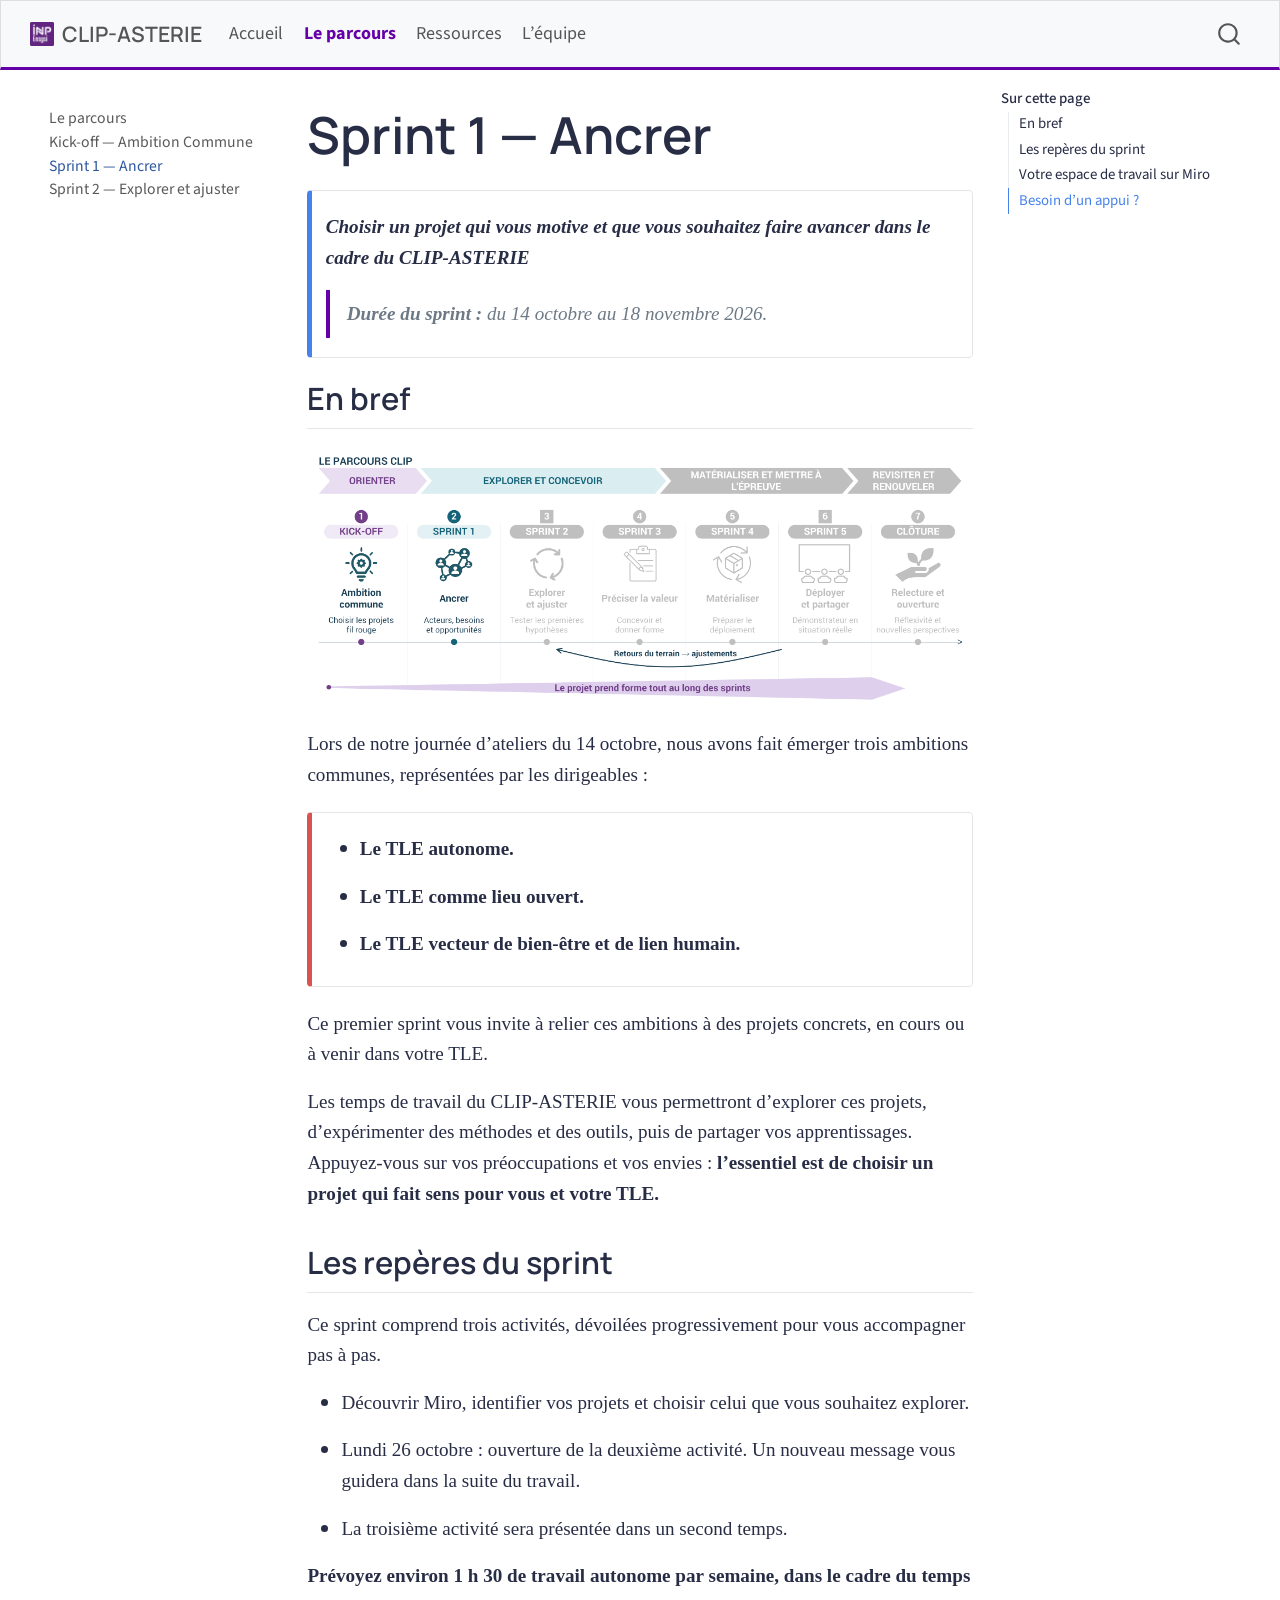
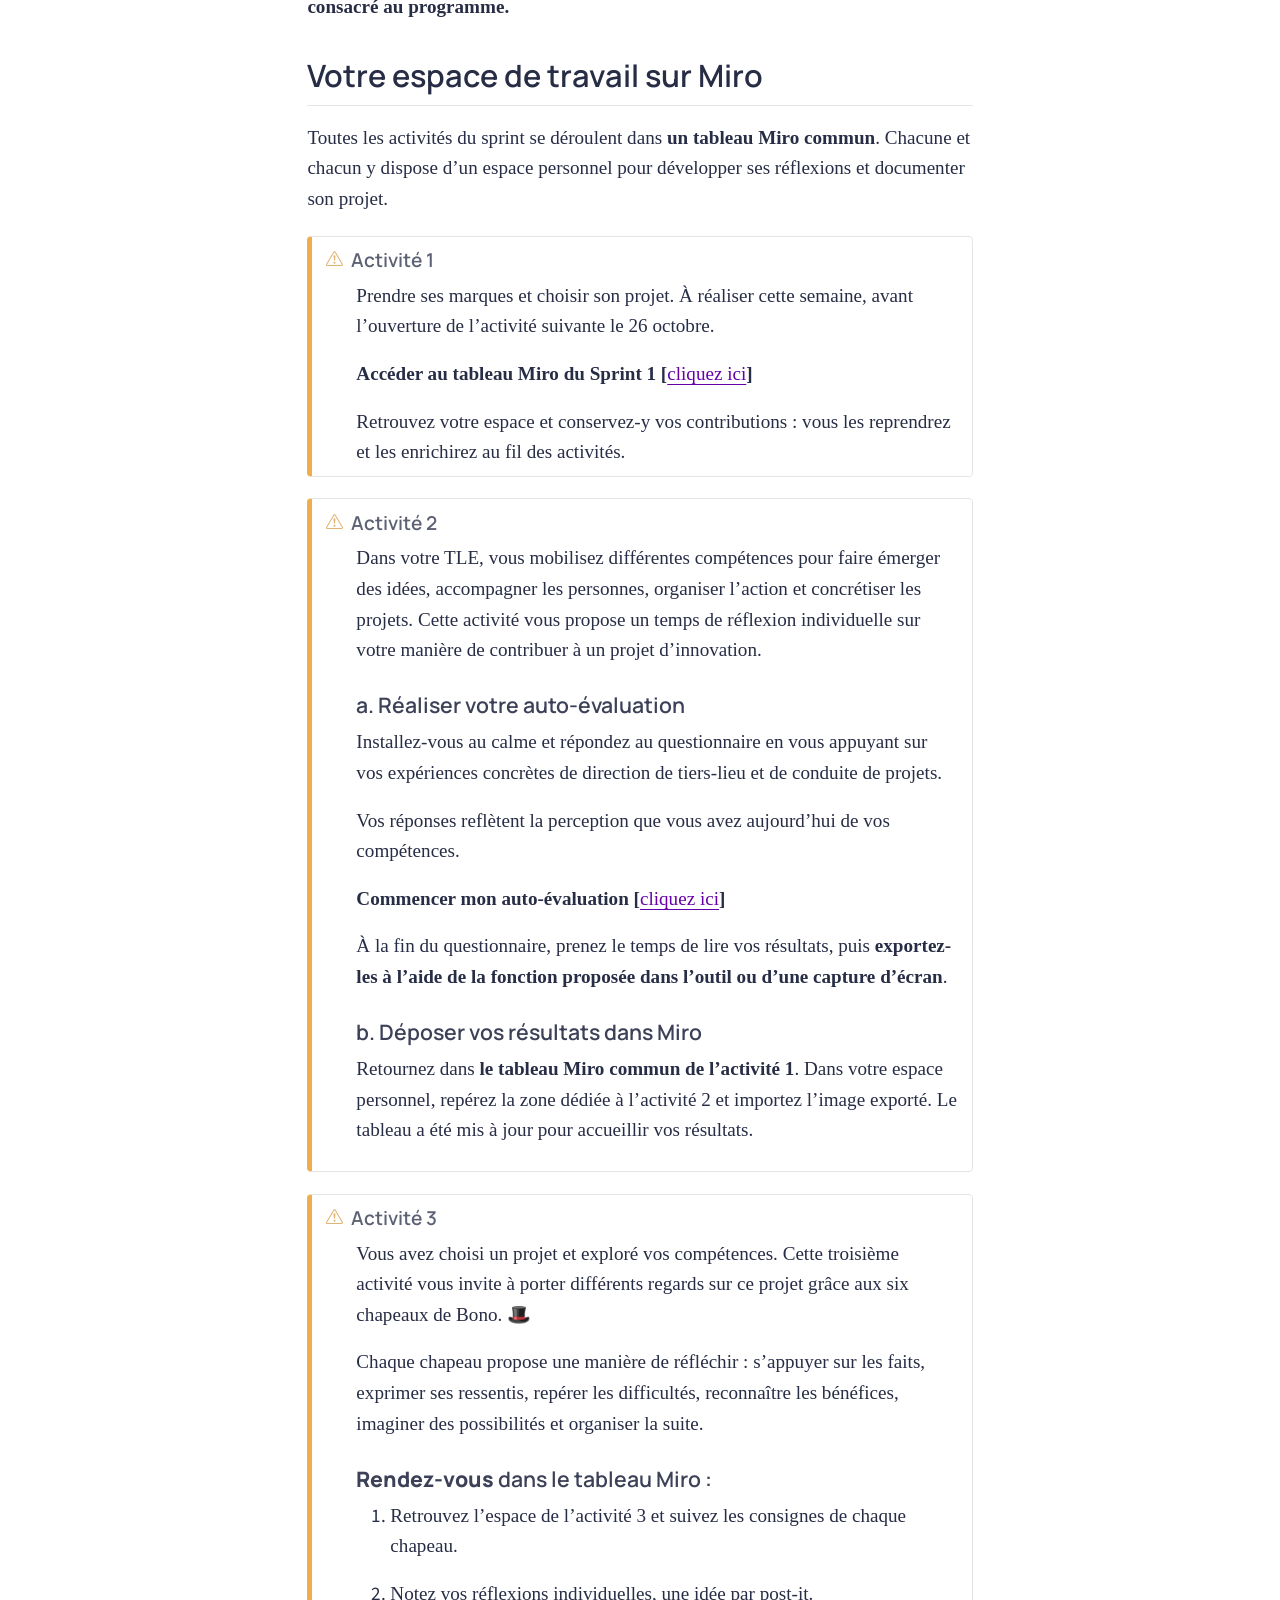
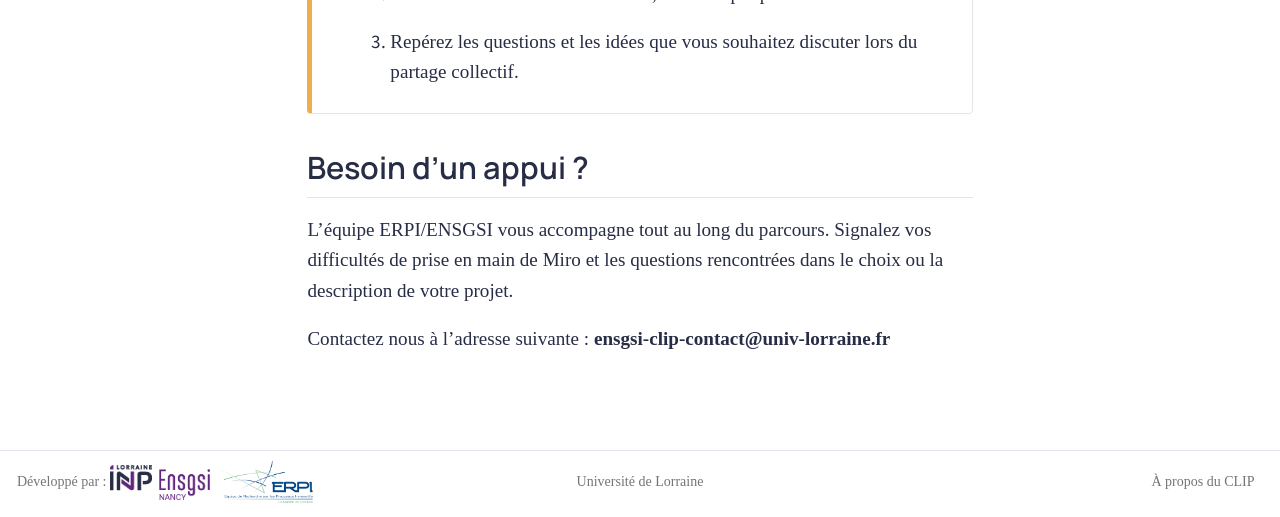
<file: docs/parcours/sprint1.html>
<!DOCTYPE html>
<html xmlns="http://www.w3.org/1999/xhtml" lang="fr" xml:lang="fr"><head>

<meta charset="utf-8">
<meta name="generator" content="quarto-1.10.18">

<meta name="viewport" content="width=device-width, initial-scale=1.0, user-scalable=yes">


<title>Sprint 1 — Ancrer – CLIP-ASTERIE</title>
<style>
/* Default styles provided by pandoc.
** See https://pandoc.org/MANUAL.html#variables-for-html for config info.
*/
span.smallcaps{font-variant: small-caps;}
div.columns{display: flex; gap: 1.5em;}
div.column{flex: auto;}
@media screen {
div.columns{gap: min(4vw, 1.5em);}
div.column{overflow-x: auto;}
}
div.hanging-indent{margin-left: 1.5em; text-indent: -1.5em;}
ul.task-list{list-style: none;}
ul.task-list li input[type="checkbox"] {
  width: 0.8em;
  margin: 0 0.8em 0.2em -1em; /* quarto-specific, see https://github.com/quarto-dev/quarto-cli/issues/4556 */ 
  vertical-align: middle;
}
</style>


<script src="../site_libs/quarto-nav/quarto-nav.js"></script>
<script src="../site_libs/quarto-nav/headroom.min.js"></script>
<script src="../site_libs/clipboard/clipboard.min.js"></script>
<script src="../site_libs/quarto-search/autocomplete.umd.js"></script>
<script src="../site_libs/quarto-search/fuse.min.js"></script>
<script src="../site_libs/quarto-search/quarto-search.js"></script>
<meta name="quarto:offset" content="../">
<script src="../site_libs/quarto-html/quarto.js" type="module"></script>
<script src="../site_libs/quarto-html/tabsets/tabsets.js" type="module"></script>
<script src="../site_libs/quarto-html/popper.min.js"></script>
<script src="../site_libs/quarto-html/tippy.umd.min.js"></script>
<script src="../site_libs/quarto-html/anchor.min.js"></script>
<link href="../site_libs/quarto-html/tippy.css" rel="stylesheet">
<link href="../site_libs/quarto-html/quarto-syntax-highlighting-64a204ab8560d761af7679ceaba22944.css" rel="stylesheet" id="quarto-text-highlighting-styles">
<script src="../site_libs/bootstrap/bootstrap.min.js"></script>
<link href="../site_libs/bootstrap/bootstrap-icons.css" rel="stylesheet">
<link href="../site_libs/bootstrap/bootstrap-a0a6471d2ba028fdce087778025699ae.min.css" rel="stylesheet" append-hash="true" id="quarto-bootstrap" data-mode="light">
<script id="quarto-search-options" type="application/json">{
  "location": "navbar",
  "copy-button": false,
  "collapse-after": 3,
  "panel-placement": "end",
  "type": "overlay",
  "limit": 50,
  "keyboard-shortcut": [
    "f",
    "/",
    "s"
  ],
  "language": {
    "search-no-results-text": "Pas de résultats",
    "search-matching-documents-text": "documents trouvés",
    "search-copy-link-title": "Copier le lien vers la recherche",
    "search-hide-matches-text": "Cacher les correspondances additionnelles",
    "search-more-match-text": "correspondance de plus dans ce document",
    "search-more-matches-text": "correspondances de plus dans ce document",
    "search-clear-button-title": "Effacer",
    "search-text-placeholder": "",
    "search-detached-cancel-button-title": "Annuler",
    "search-submit-button-title": "Envoyer",
    "search-label": "Recherche"
  }
}</script>


<link rel="stylesheet" href="../assets/styles.css">
</head>

<body class="nav-sidebar floating nav-fixed quarto-light">

<div id="quarto-search-results"></div>
  <header id="quarto-header" class="headroom fixed-top">
    <nav class="navbar navbar-expand-lg " data-bs-theme="dark">
      <div class="navbar-container container-fluid">
      <div class="navbar-brand-container mx-auto">
    <a href="../index.html" class="navbar-brand navbar-brand-logo">
    <img src="../assets/images/icon-ensgsi.png" alt="" class="navbar-logo light-content">
    <img src="../assets/images/icon-ensgsi.png" alt="" class="navbar-logo dark-content">
    </a>
    <a class="navbar-brand" href="../index.html">
    <span class="navbar-title">CLIP-ASTERIE</span>
    </a>
  </div>
            <div id="quarto-search" class="" title="Recherche"></div>
          <button class="navbar-toggler" type="button" data-bs-toggle="collapse" data-bs-target="#navbarCollapse" aria-controls="navbarCollapse" role="menu" aria-expanded="false" aria-label="Basculer la navigation" onclick="if (window.quartoToggleHeadroom) { window.quartoToggleHeadroom(); }">
  <span class="navbar-toggler-icon"></span>
</button>
          <div class="collapse navbar-collapse" id="navbarCollapse">
            <ul class="navbar-nav navbar-nav-scroll me-auto">
  <li class="nav-item">
    <a class="nav-link" href="../index.html"> 
<span class="menu-text">Accueil</span></a>
  </li>  
  <li class="nav-item">
    <a class="nav-link active" href="../parcours/index.html" aria-current="page"> 
<span class="menu-text">Le parcours</span></a>
  </li>  
  <li class="nav-item">
    <a class="nav-link" href="../ressources/index.html"> 
<span class="menu-text">Ressources</span></a>
  </li>  
  <li class="nav-item">
    <a class="nav-link" href="../equipe.html"> 
<span class="menu-text">L’équipe</span></a>
  </li>  
</ul>
          </div> <!-- /navcollapse -->
            <div class="quarto-navbar-tools">
</div>
      </div> <!-- /container-fluid -->
    </nav>
  <nav class="quarto-secondary-nav">
    <div class="container-fluid d-flex">
      <button type="button" class="quarto-btn-toggle btn" data-bs-toggle="collapse" role="button" data-bs-target=".quarto-sidebar-collapse-item" aria-controls="quarto-sidebar" aria-expanded="false" aria-label="Basculer la barre latérale" onclick="if (window.quartoToggleHeadroom) { window.quartoToggleHeadroom(); }">
        <i class="bi bi-layout-text-sidebar-reverse"></i>
      </button>
        <nav class="quarto-page-breadcrumbs" aria-label="breadcrumb"><ol class="breadcrumb"><li class="breadcrumb-item"><a href="../parcours/sprint1.html">Sprint 1 — Ancrer</a></li></ol></nav>
        <a class="flex-grow-1" role="navigation" data-bs-toggle="collapse" data-bs-target=".quarto-sidebar-collapse-item" aria-controls="quarto-sidebar" aria-expanded="false" aria-label="Basculer la barre latérale" onclick="if (window.quartoToggleHeadroom) { window.quartoToggleHeadroom(); }">      
        </a>
    </div>
  </nav>
</header>
<!-- content -->
<div id="quarto-content" class="quarto-container page-columns page-rows-contents page-layout-article page-navbar">
<!-- sidebar -->
  <nav id="quarto-sidebar" class="sidebar collapse collapse-horizontal quarto-sidebar-collapse-item sidebar-navigation floating overflow-auto">
    <div class="sidebar-menu-container"> 
    <ul class="list-unstyled mt-1">
        <li class="sidebar-item">
  <div class="sidebar-item-container"> 
  <a href="../parcours/index.html" class="sidebar-item-text sidebar-link">
 <span class="menu-text">Le parcours</span></a>
  </div>
</li>
        <li class="sidebar-item">
  <div class="sidebar-item-container"> 
  <a href="../parcours/kickoff.html" class="sidebar-item-text sidebar-link">
 <span class="menu-text">Kick-off — Ambition Commune</span></a>
  </div>
</li>
        <li class="sidebar-item">
  <div class="sidebar-item-container"> 
  <a href="../parcours/sprint1.html" class="sidebar-item-text sidebar-link active">
 <span class="menu-text">Sprint 1 — Ancrer</span></a>
  </div>
</li>
        <li class="sidebar-item">
  <div class="sidebar-item-container"> 
  <a href="../parcours/sprint2.html" class="sidebar-item-text sidebar-link">
 <span class="menu-text">Sprint 2 — Explorer et ajuster</span></a>
  </div>
</li>
    </ul>
    </div>
</nav>
<div id="quarto-sidebar-glass" class="quarto-sidebar-collapse-item" data-bs-toggle="collapse" data-bs-target=".quarto-sidebar-collapse-item"></div>
<!-- margin-sidebar -->
    <div id="quarto-margin-sidebar" class="sidebar margin-sidebar">
        <nav id="TOC" role="doc-toc" class="toc-active">
    <h2 id="toc-title">Sur cette page</h2>
   
  <ul>
  <li><a href="#en-bref" id="toc-en-bref" class="nav-link active" data-scroll-target="#en-bref">En bref</a></li>
  <li><a href="#les-repères-du-sprint" id="toc-les-repères-du-sprint" class="nav-link" data-scroll-target="#les-repères-du-sprint">Les repères du sprint</a></li>
  <li><a href="#votre-espace-de-travail-sur-miro" id="toc-votre-espace-de-travail-sur-miro" class="nav-link" data-scroll-target="#votre-espace-de-travail-sur-miro">Votre espace de travail sur Miro</a></li>
  <li><a href="#besoin-dun-appui" id="toc-besoin-dun-appui" class="nav-link" data-scroll-target="#besoin-dun-appui">Besoin d’un appui ?</a></li>
  </ul>
</nav>
    </div>
<!-- main -->
<main class="content" id="quarto-document-content">

<header id="title-block-header" class="quarto-title-block default">
<div class="quarto-title">
<h1 class="title">Sprint 1 — Ancrer</h1>
</div>



<div class="quarto-title-meta">

    
  
    
  </div>
  


</header>


<div class="callout callout-style-simple callout-note no-icon">
<div class="callout-body d-flex">
<div class="callout-icon-container">
<i class="callout-icon no-icon"></i>
</div>
<div class="callout-body-container">
<p><strong><em>Choisir un projet qui vous motive et que vous souhaitez faire avancer dans le cadre du CLIP-ASTERIE</em></strong></p>
<blockquote class="blockquote">
<p><em><strong>Durée du sprint :</strong> du 14 octobre au 18 novembre 2026.</em></p>
</blockquote>
</div>
</div>
</div>
<section id="en-bref" class="level2">
<h2 class="anchored" data-anchor-id="en-bref">En bref</h2>
<p><img src="../assets/images/CLIP-S1.png" class="img-fluid" style="width:100.0%" alt="Sprint 1 — Ancrer"></p>
<p>Lors de notre journée d’ateliers du 14 octobre, nous avons fait émerger trois ambitions communes, représentées par les dirigeables :</p>
<div class="callout callout-style-simple callout-important no-icon">
<div class="callout-body d-flex">
<div class="callout-icon-container">
<i class="callout-icon no-icon"></i>
</div>
<div class="callout-body-container">
<ul>
<li><p><strong>Le TLE autonome.</strong></p></li>
<li><p><strong>Le TLE comme lieu ouvert.</strong></p></li>
<li><p><strong>Le TLE vecteur de bien-être et de lien humain.</strong></p></li>
</ul>
</div>
</div>
</div>
<p>Ce premier sprint vous invite à relier ces ambitions à des projets concrets, en cours ou à venir dans votre TLE.</p>
<p>Les temps de travail du CLIP-ASTERIE vous permettront d’explorer ces projets, d’expérimenter des méthodes et des outils, puis de partager vos apprentissages. Appuyez-vous sur vos préoccupations et vos envies : <strong>l’essentiel est de choisir un projet qui fait sens pour vous et votre TLE.</strong></p>
</section>
<section id="les-repères-du-sprint" class="level2">
<h2 class="anchored" data-anchor-id="les-repères-du-sprint">Les repères du sprint</h2>
<p>Ce sprint comprend trois activités, dévoilées progressivement pour vous accompagner pas à pas.</p>
<ul>
<li><p>Découvrir Miro, identifier vos projets et choisir celui que vous souhaitez explorer.</p></li>
<li><p>Lundi 26 octobre : ouverture de la deuxième activité. Un nouveau message vous guidera dans la suite du travail.</p></li>
<li><p>La troisième activité sera présentée dans un second temps.</p></li>
</ul>
<p><strong>Prévoyez environ 1 h 30 de travail autonome par semaine, dans le cadre du temps consacré au programme.</strong></p>
</section>
<section id="votre-espace-de-travail-sur-miro" class="level2">
<h2 class="anchored" data-anchor-id="votre-espace-de-travail-sur-miro">Votre espace de travail sur Miro</h2>
<p>Toutes les activités du sprint se déroulent dans <strong>un tableau Miro commun</strong>. Chacune et chacun y dispose d’un espace personnel pour développer ses réflexions et documenter son projet.</p>
<div class="callout callout-style-simple callout-warning callout-titled">
<div class="callout-header d-flex align-content-center">
<div class="callout-icon-container">
<i class="callout-icon"></i>
</div>
<div class="callout-title-container flex-fill">
<span class="screen-reader-only">Avertissement</span>Activité 1
</div>
</div>
<div class="callout-body-container callout-body">
<p>Prendre ses marques et choisir son projet. À réaliser cette semaine, avant l’ouverture de l’activité suivante le 26 octobre.</p>
<p><strong>Accéder au tableau Miro du Sprint 1 [<a href="https://miro.com/app/board/uXjVEee1Elo=/?share_link_id=218643546910">cliquez ici</a>]</strong></p>
<p>Retrouvez votre espace et conservez-y vos contributions : vous les reprendrez et les enrichirez au fil des activités.</p>
</div>
</div>
<div class="callout callout-style-simple callout-warning callout-titled">
<div class="callout-header d-flex align-content-center">
<div class="callout-icon-container">
<i class="callout-icon"></i>
</div>
<div class="callout-title-container flex-fill">
<span class="screen-reader-only">Avertissement</span>Activité 2
</div>
</div>
<div class="callout-body-container callout-body">
<p>Dans votre TLE, vous mobilisez différentes compétences pour faire émerger des idées, accompagner les personnes, organiser l’action et concrétiser les projets. Cette activité vous propose un temps de réflexion individuelle sur votre manière de contribuer à un projet d’innovation.</p>
<section id="a.-réaliser-votre-auto-évaluation" class="level3">
<h3 class="anchored" data-anchor-id="a.-réaliser-votre-auto-évaluation">a. Réaliser votre auto-évaluation</h3>
<p>Installez-vous au calme et répondez au questionnaire en vous appuyant sur vos expériences concrètes de direction de tiers-lieu et de conduite de projets.</p>
<p>Vos réponses reflètent la perception que vous avez aujourd’hui de vos compétences.</p>
<p><strong>Commencer mon auto-évaluation [<a href="https://script.google.com/macros/s/AKfycbyCYjuk9IZKnaep-ZUl0F8gs0OF6JALDefxB0alEtORQZu5pxk27inAwcMAUqUjc6BeaQ/exec">cliquez ici</a>]</strong></p>
<p>À la fin du questionnaire, prenez le temps de lire vos résultats, puis <strong>exportez-les à l’aide de la fonction proposée dans l’outil ou d’une capture d’écran</strong>.</p>
</section>
<section id="b.-déposer-vos-résultats-dans-miro" class="level3">
<h3 class="anchored" data-anchor-id="b.-déposer-vos-résultats-dans-miro">b. Déposer vos résultats dans Miro</h3>
<p>Retournez dans <strong>le tableau Miro commun de l’activité 1</strong>. Dans votre espace personnel, repérez la zone dédiée à l’activité 2 et importez l’image exporté. Le tableau a été mis à jour pour accueillir vos résultats.</p>
</section>
</div>
</div>
<div class="callout callout-style-simple callout-warning callout-titled">
<div class="callout-header d-flex align-content-center">
<div class="callout-icon-container">
<i class="callout-icon"></i>
</div>
<div class="callout-title-container flex-fill">
<span class="screen-reader-only">Avertissement</span>Activité 3
</div>
</div>
<div class="callout-body-container callout-body">
<p>Vous avez choisi un projet et exploré vos compétences. Cette troisième activité vous invite à porter différents regards sur ce projet grâce aux six chapeaux de Bono. 🎩</p>
<p>Chaque chapeau propose une manière de réfléchir : s’appuyer sur les faits, exprimer ses ressentis, repérer les difficultés, reconnaître les bénéfices, imaginer des possibilités et organiser la suite.</p>
<section id="rendez-vous-dans-le-tableau-miro" class="level3">
<h3 class="anchored" data-anchor-id="rendez-vous-dans-le-tableau-miro"><strong>Rendez-vous</strong> dans le tableau Miro :</h3>
<ol type="1">
<li><p>Retrouvez l’espace de l’activité 3 et suivez les consignes de chaque chapeau.</p></li>
<li><p>Notez vos réflexions individuelles, une idée par post-it.</p></li>
<li><p>Repérez les questions et les idées que vous souhaitez discuter lors du partage collectif.</p></li>
</ol>
</section>
</div>
</div>
</section>
<section id="besoin-dun-appui" class="level2">
<h2 class="anchored" data-anchor-id="besoin-dun-appui">Besoin d’un appui ?</h2>
<p>L’équipe ERPI/ENSGSI vous accompagne tout au long du parcours. Signalez vos difficultés de prise en main de Miro et les questions rencontrées dans le choix ou la description de votre projet.</p>
<p>Contactez nous à l’adresse suivante : <strong>ensgsi-clip-contact@univ-lorraine.fr</strong></p>


</section>

</main> <!-- /main -->
<script id="quarto-html-after-body" type="application/javascript">
  window.document.addEventListener("DOMContentLoaded", function (event) {
    const icon = "";
    const anchorJS = new window.AnchorJS();
    anchorJS.options = {
      placement: 'right',
      icon: icon
    };
    anchorJS.add('.anchored');
    const isCodeAnnotation = (el) => {
      for (const clz of el.classList) {
        if (clz.startsWith('code-annotation-')) {                     
          return true;
        }
      }
      return false;
    }
    const onCopySuccess = function(e) {
      // button target
      const button = e.trigger;
      // don't keep focus
      button.blur();
      // flash "checked"
      button.classList.add('code-copy-button-checked');
      var currentTitle = button.getAttribute("title");
      button.setAttribute("title", "Copié");
      let tooltip;
      if (window.bootstrap) {
        button.setAttribute("data-bs-toggle", "tooltip");
        button.setAttribute("data-bs-placement", "left");
        button.setAttribute("data-bs-title", "Copié");
        tooltip = new bootstrap.Tooltip(button, 
          { trigger: "manual", 
            customClass: "code-copy-button-tooltip",
            offset: [0, -8]});
        tooltip.show();    
      }
      setTimeout(function() {
        if (tooltip) {
          tooltip.hide();
          button.removeAttribute("data-bs-title");
          button.removeAttribute("data-bs-toggle");
          button.removeAttribute("data-bs-placement");
        }
        button.setAttribute("title", currentTitle);
        button.classList.remove('code-copy-button-checked');
      }, 1000);
      // clear code selection
      e.clearSelection();
    }
    const getTextToCopy = function(trigger) {
      const outerScaffold = trigger.parentElement.cloneNode(true);
      const codeEl = outerScaffold.querySelector('code');
      for (const childEl of codeEl.children) {
        if (isCodeAnnotation(childEl)) {
          childEl.remove();
        }
      }
      return codeEl.innerText;
    }
    const clipboard = new window.ClipboardJS('.code-copy-button:not([data-in-quarto-modal])', {
      text: getTextToCopy
    });
    clipboard.on('success', onCopySuccess);
    if (window.document.getElementById('quarto-embedded-source-code-modal')) {
      const clipboardModal = new window.ClipboardJS('.code-copy-button[data-in-quarto-modal]', {
        text: getTextToCopy,
        container: window.document.getElementById('quarto-embedded-source-code-modal')
      });
      clipboardModal.on('success', onCopySuccess);
    }
      var localhostRegex = new RegExp(/^(?:http|https):\/\/localhost\:?[0-9]*\//);
      var mailtoRegex = new RegExp(/^mailto:/);
        var filterRegex = new RegExp('/' + window.location.host + '/');
      var isInternal = (href) => {
          return filterRegex.test(href) || localhostRegex.test(href) || mailtoRegex.test(href);
      }
      // Inspect non-navigation links and adorn them if external
     var links = window.document.querySelectorAll('a[href]:not(.nav-link):not(.navbar-brand):not(.toc-action):not(.sidebar-link):not(.sidebar-item-toggle):not(.pagination-link):not(.no-external):not([aria-hidden]):not(.dropdown-item):not(.quarto-navigation-tool):not(.about-link)');
      for (var i=0; i<links.length; i++) {
        const link = links[i];
        if (!isInternal(link.href)) {
          // undo the damage that might have been done by quarto-nav.js in the case of
          // links that we want to consider external
          if (link.dataset.originalHref !== undefined) {
            link.href = link.dataset.originalHref;
          }
        }
      }
    function tippyHover(el, contentFn, onTriggerFn, onUntriggerFn) {
      const config = {
        allowHTML: true,
        maxWidth: 500,
        delay: 100,
        arrow: false,
        appendTo: function(el) {
            return el.parentElement;
        },
        interactive: true,
        interactiveBorder: 10,
        theme: 'quarto',
        placement: 'bottom-start',
      };
      if (contentFn) {
        config.content = contentFn;
      }
      if (onTriggerFn) {
        config.onTrigger = onTriggerFn;
      }
      if (onUntriggerFn) {
        config.onUntrigger = onUntriggerFn;
      }
      window.tippy(el, config); 
    }
    const noterefs = window.document.querySelectorAll('a[role="doc-noteref"]');
    for (var i=0; i<noterefs.length; i++) {
      const ref = noterefs[i];
      tippyHover(ref, function() {
        // use id or data attribute instead here
        let href = ref.getAttribute('data-footnote-href') || ref.getAttribute('href');
        try { href = new URL(href).hash; } catch {}
        const id = href.replace(/^#\/?/, "");
        const note = window.document.getElementById(id);
        if (note) {
          return note.innerHTML;
        } else {
          return "";
        }
      });
    }
    const xrefs = window.document.querySelectorAll('a.quarto-xref');
    const processXRef = (id, note) => {
      // Strip column container classes
      const stripColumnClz = (el) => {
        el.classList.remove("page-full", "page-columns");
        if (el.children) {
          for (const child of el.children) {
            stripColumnClz(child);
          }
        }
      }
      stripColumnClz(note)
      if (id === null || id.startsWith('sec-')) {
        // Special case sections, only their first couple elements
        const container = document.createElement("div");
        if (note.children && note.children.length > 2) {
          container.appendChild(note.children[0].cloneNode(true));
          for (let i = 1; i < note.children.length; i++) {
            const child = note.children[i];
            if (child.tagName === "P" && child.innerText === "") {
              continue;
            } else {
              container.appendChild(child.cloneNode(true));
              break;
            }
          }
          if (window.Quarto?.typesetMath) {
            window.Quarto.typesetMath(container);
          }
          return container.innerHTML
        } else {
          if (window.Quarto?.typesetMath) {
            window.Quarto.typesetMath(note);
          }
          return note.innerHTML;
        }
      } else {
        // Remove any anchor links if they are present
        const anchorLink = note.querySelector('a.anchorjs-link');
        if (anchorLink) {
          anchorLink.remove();
        }
        if (window.Quarto?.typesetMath) {
          window.Quarto.typesetMath(note);
        }
        if (note.classList.contains("callout")) {
          return note.outerHTML;
        } else {
          return note.innerHTML;
        }
      }
    }
    for (var i=0; i<xrefs.length; i++) {
      const xref = xrefs[i];
      tippyHover(xref, undefined, function(instance) {
        instance.disable();
        let url = xref.getAttribute('href');
        let hash = undefined; 
        if (url.startsWith('#')) {
          hash = url;
        } else {
          try { hash = new URL(url).hash; } catch {}
        }
        if (hash) {
          const id = hash.replace(/^#\/?/, "");
          const note = window.document.getElementById(id);
          if (note !== null) {
            try {
              const html = processXRef(id, note.cloneNode(true));
              instance.setContent(html);
            } finally {
              instance.enable();
              instance.show();
            }
          } else {
            // See if we can fetch this
            fetch(url.split('#')[0])
            .then(res => res.text())
            .then(html => {
              const parser = new DOMParser();
              const htmlDoc = parser.parseFromString(html, "text/html");
              const note = htmlDoc.getElementById(id);
              if (note !== null) {
                const html = processXRef(id, note);
                instance.setContent(html);
              } 
            }).finally(() => {
              instance.enable();
              instance.show();
            });
          }
        } else {
          // See if we can fetch a full url (with no hash to target)
          // This is a special case and we should probably do some content thinning / targeting
          fetch(url)
          .then(res => res.text())
          .then(html => {
            const parser = new DOMParser();
            const htmlDoc = parser.parseFromString(html, "text/html");
            const note = htmlDoc.querySelector('main.content');
            if (note !== null) {
              // This should only happen for chapter cross references
              // (since there is no id in the URL)
              // remove the first header
              if (note.children.length > 0 && note.children[0].tagName === "HEADER") {
                note.children[0].remove();
              }
              const html = processXRef(null, note);
              instance.setContent(html);
            } 
          }).finally(() => {
            instance.enable();
            instance.show();
          });
        }
      }, function(instance) {
      });
    }
        let selectedAnnoteEl;
        const selectorForAnnotation = ( cell, annotation) => {
          let cellAttr = 'data-code-cell="' + cell + '"';
          let lineAttr = 'data-code-annotation="' +  annotation + '"';
          const selector = 'span[' + cellAttr + '][' + lineAttr + ']';
          return selector;
        }
        const selectCodeLines = (annoteEl) => {
          const doc = window.document;
          const targetCell = annoteEl.getAttribute("data-target-cell");
          const targetAnnotation = annoteEl.getAttribute("data-target-annotation");
          const annoteSpan = window.document.querySelector(selectorForAnnotation(targetCell, targetAnnotation));
          const lines = annoteSpan.getAttribute("data-code-lines").split(",");
          const lineIds = lines.map((line) => {
            return targetCell + "-" + line;
          })
          let top = null;
          let height = null;
          let parent = null;
          if (lineIds.length > 0) {
              //compute the position of the single el (top and bottom and make a div)
              const el = window.document.getElementById(lineIds[0]);
              top = el.offsetTop;
              height = el.offsetHeight;
              parent = el.parentElement.parentElement;
            if (lineIds.length > 1) {
              const lastEl = window.document.getElementById(lineIds[lineIds.length - 1]);
              const bottom = lastEl.offsetTop + lastEl.offsetHeight;
              height = bottom - top;
            }
            if (top !== null && height !== null && parent !== null) {
              // cook up a div (if necessary) and position it 
              let div = window.document.getElementById("code-annotation-line-highlight");
              if (div === null) {
                div = window.document.createElement("div");
                div.setAttribute("id", "code-annotation-line-highlight");
                div.style.position = 'absolute';
                parent.appendChild(div);
              }
              div.style.top = top - 2 + "px";
              div.style.height = height + 4 + "px";
              div.style.left = 0;
              let gutterDiv = window.document.getElementById("code-annotation-line-highlight-gutter");
              if (gutterDiv === null) {
                gutterDiv = window.document.createElement("div");
                gutterDiv.setAttribute("id", "code-annotation-line-highlight-gutter");
                gutterDiv.style.position = 'absolute';
                const codeCell = window.document.getElementById(targetCell);
                const gutter = codeCell.querySelector('.code-annotation-gutter');
                gutter.appendChild(gutterDiv);
              }
              gutterDiv.style.top = top - 2 + "px";
              gutterDiv.style.height = height + 4 + "px";
            }
            selectedAnnoteEl = annoteEl;
          }
        };
        const unselectCodeLines = () => {
          const elementsIds = ["code-annotation-line-highlight", "code-annotation-line-highlight-gutter"];
          elementsIds.forEach((elId) => {
            const div = window.document.getElementById(elId);
            if (div) {
              div.remove();
            }
          });
          selectedAnnoteEl = undefined;
        };
          // Handle positioning of the toggle
      window.addEventListener(
        "resize",
        throttle(() => {
          elRect = undefined;
          if (selectedAnnoteEl) {
            selectCodeLines(selectedAnnoteEl);
          }
        }, 10)
      );
      function throttle(fn, ms) {
      let throttle = false;
      let timer;
        return (...args) => {
          if(!throttle) { // first call gets through
              fn.apply(this, args);
              throttle = true;
          } else { // all the others get throttled
              if(timer) clearTimeout(timer); // cancel #2
              timer = setTimeout(() => {
                fn.apply(this, args);
                timer = throttle = false;
              }, ms);
          }
        };
      }
        // Attach click handler to the DT
        const annoteDls = window.document.querySelectorAll('dt[data-target-cell]');
        for (const annoteDlNode of annoteDls) {
          annoteDlNode.addEventListener('click', (event) => {
            const clickedEl = event.target;
            if (clickedEl !== selectedAnnoteEl) {
              unselectCodeLines();
              const activeEl = window.document.querySelector('dt[data-target-cell].code-annotation-active');
              if (activeEl) {
                activeEl.classList.remove('code-annotation-active');
              }
              selectCodeLines(clickedEl);
              clickedEl.classList.add('code-annotation-active');
            } else {
              // Unselect the line
              unselectCodeLines();
              clickedEl.classList.remove('code-annotation-active');
            }
          });
        }
    const findCites = (el) => {
      const parentEl = el.parentElement;
      if (parentEl) {
        const cites = parentEl.dataset.cites;
        if (cites) {
          return {
            el,
            cites: cites.split(' ')
          };
        } else {
          return findCites(el.parentElement)
        }
      } else {
        return undefined;
      }
    };
    var bibliorefs = window.document.querySelectorAll('a[role="doc-biblioref"]');
    for (var i=0; i<bibliorefs.length; i++) {
      const ref = bibliorefs[i];
      const citeInfo = findCites(ref);
      if (citeInfo) {
        tippyHover(citeInfo.el, function() {
          var popup = window.document.createElement('div');
          citeInfo.cites.forEach(function(cite) {
            var citeDiv = window.document.createElement('div');
            citeDiv.classList.add('hanging-indent');
            citeDiv.classList.add('csl-entry');
            var biblioDiv = window.document.getElementById('ref-' + cite);
            if (biblioDiv) {
              citeDiv.innerHTML = biblioDiv.innerHTML;
            }
            popup.appendChild(citeDiv);
          });
          return popup.innerHTML;
        });
      }
    }
  });
  </script>
</div> <!-- /content -->
<footer class="footer">
  <div class="nav-footer">
    <div class="nav-footer-left">
<p>Développé par : <a href="https://www.ensgsi.univ-lorraine.fr/"><img src="../assets/images/logo-ensgsi.png" class="img-fluid" alt="ENSGSI" width="100"></a> <a href="https://erpi.univ-lorraine.fr/"><img src="../assets/images/logo-erpi.png" class="img-fluid" alt="ERPI" width="100"></a></p>
</div>   
    <div class="nav-footer-center">
      <ul class="footer-items list-unstyled">
    <li class="nav-item">
    <a class="nav-link" href="https://www.univ-lorraine.fr/">
<p>Université de Lorraine</p>
</a>
  </li>  
</ul>
    </div>
    <div class="nav-footer-right">
      <ul class="footer-items list-unstyled">
    <li class="nav-item">
    <a class="nav-link" href="https://ensgsi.univ-lorraine.fr/partenaires/clip-programme-incubation-innovation-collaborative/">
<p>À propos du CLIP</p>
</a>
  </li>  
</ul>
    </div>
  </div>
</footer>




</body></html>
</file>
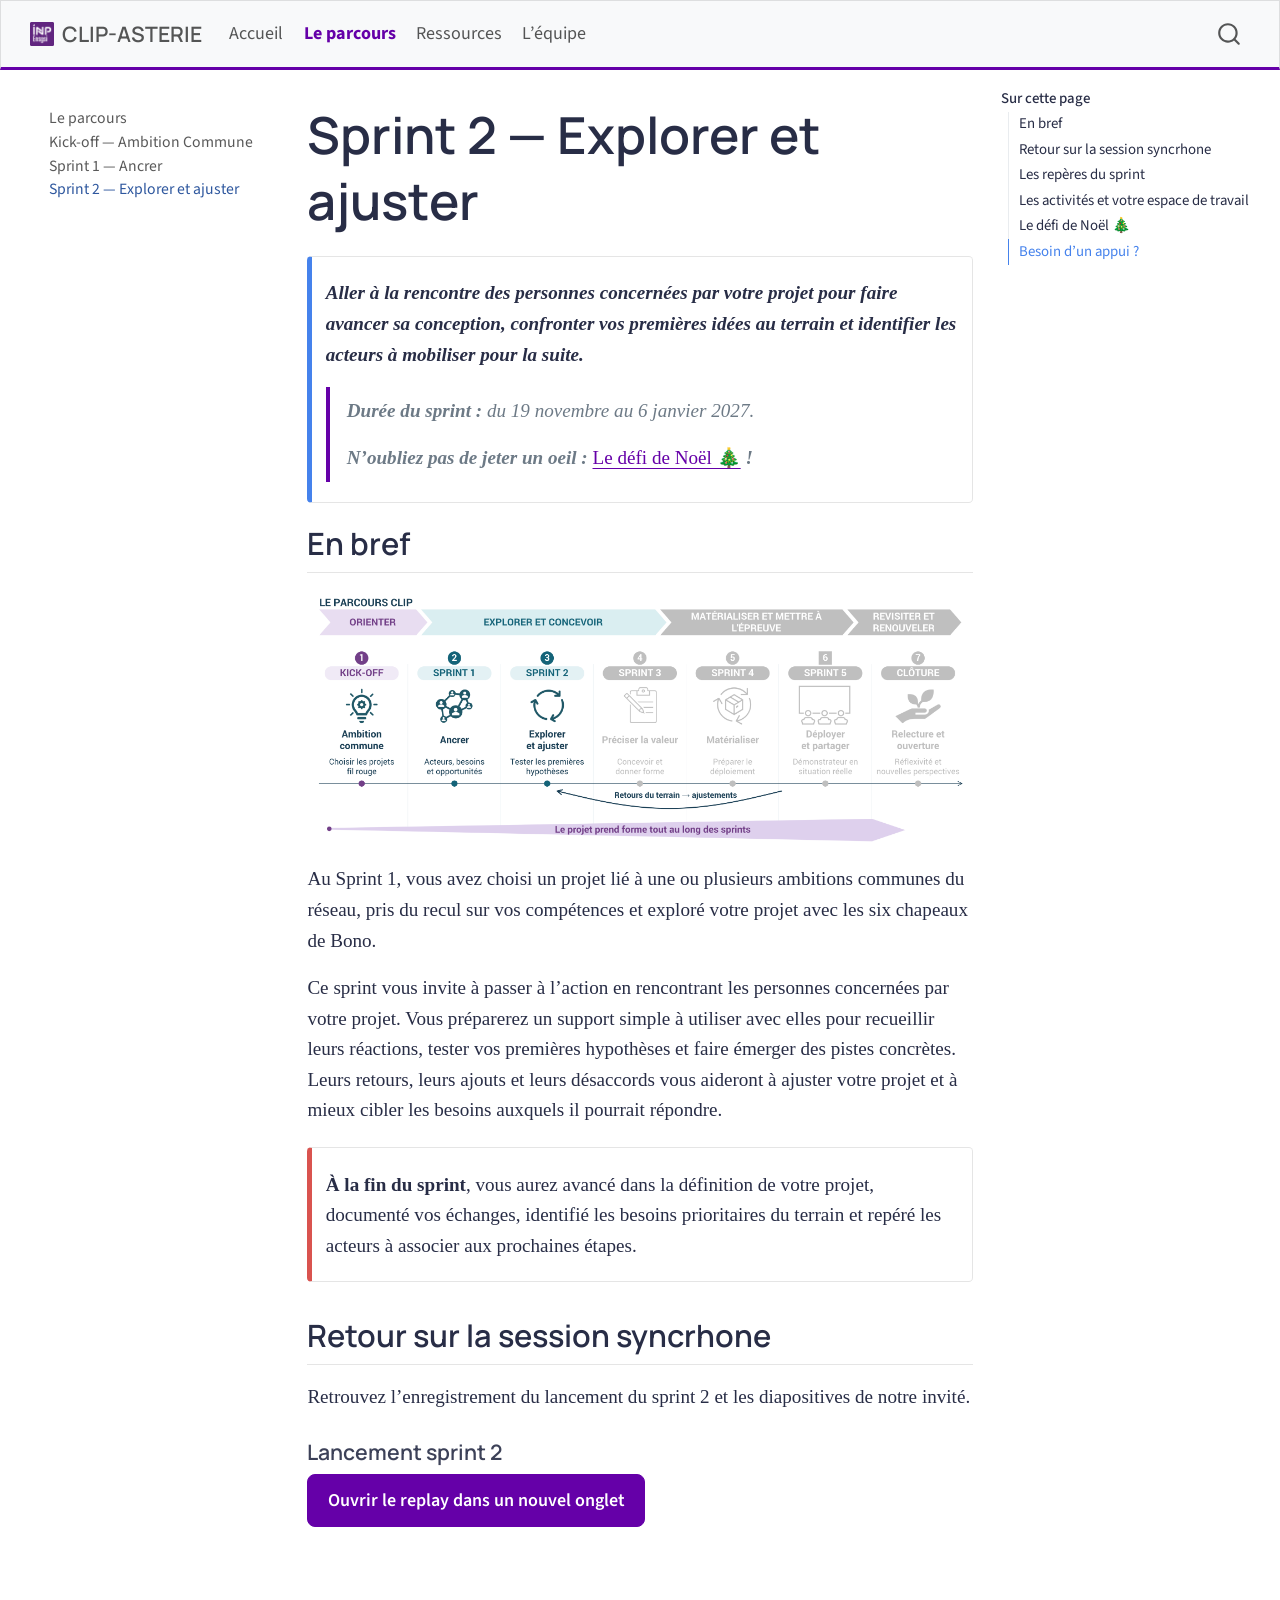
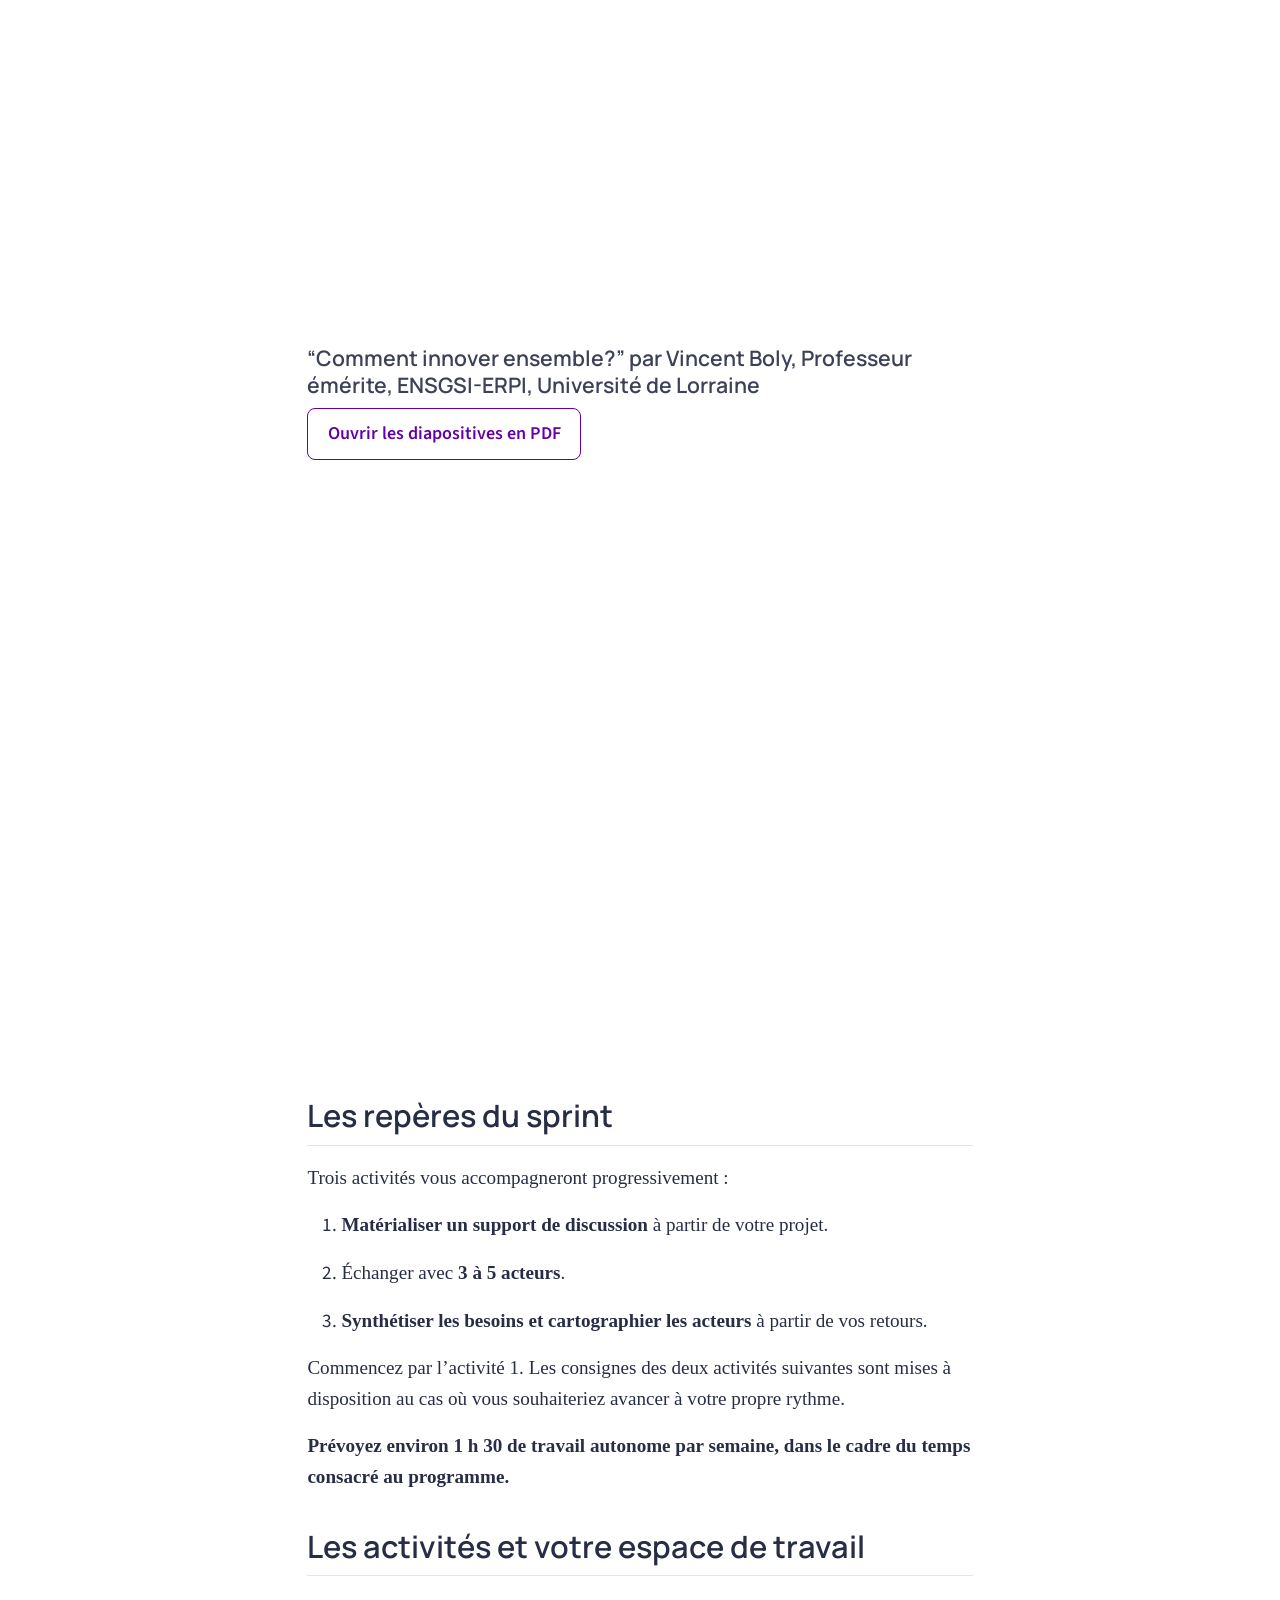
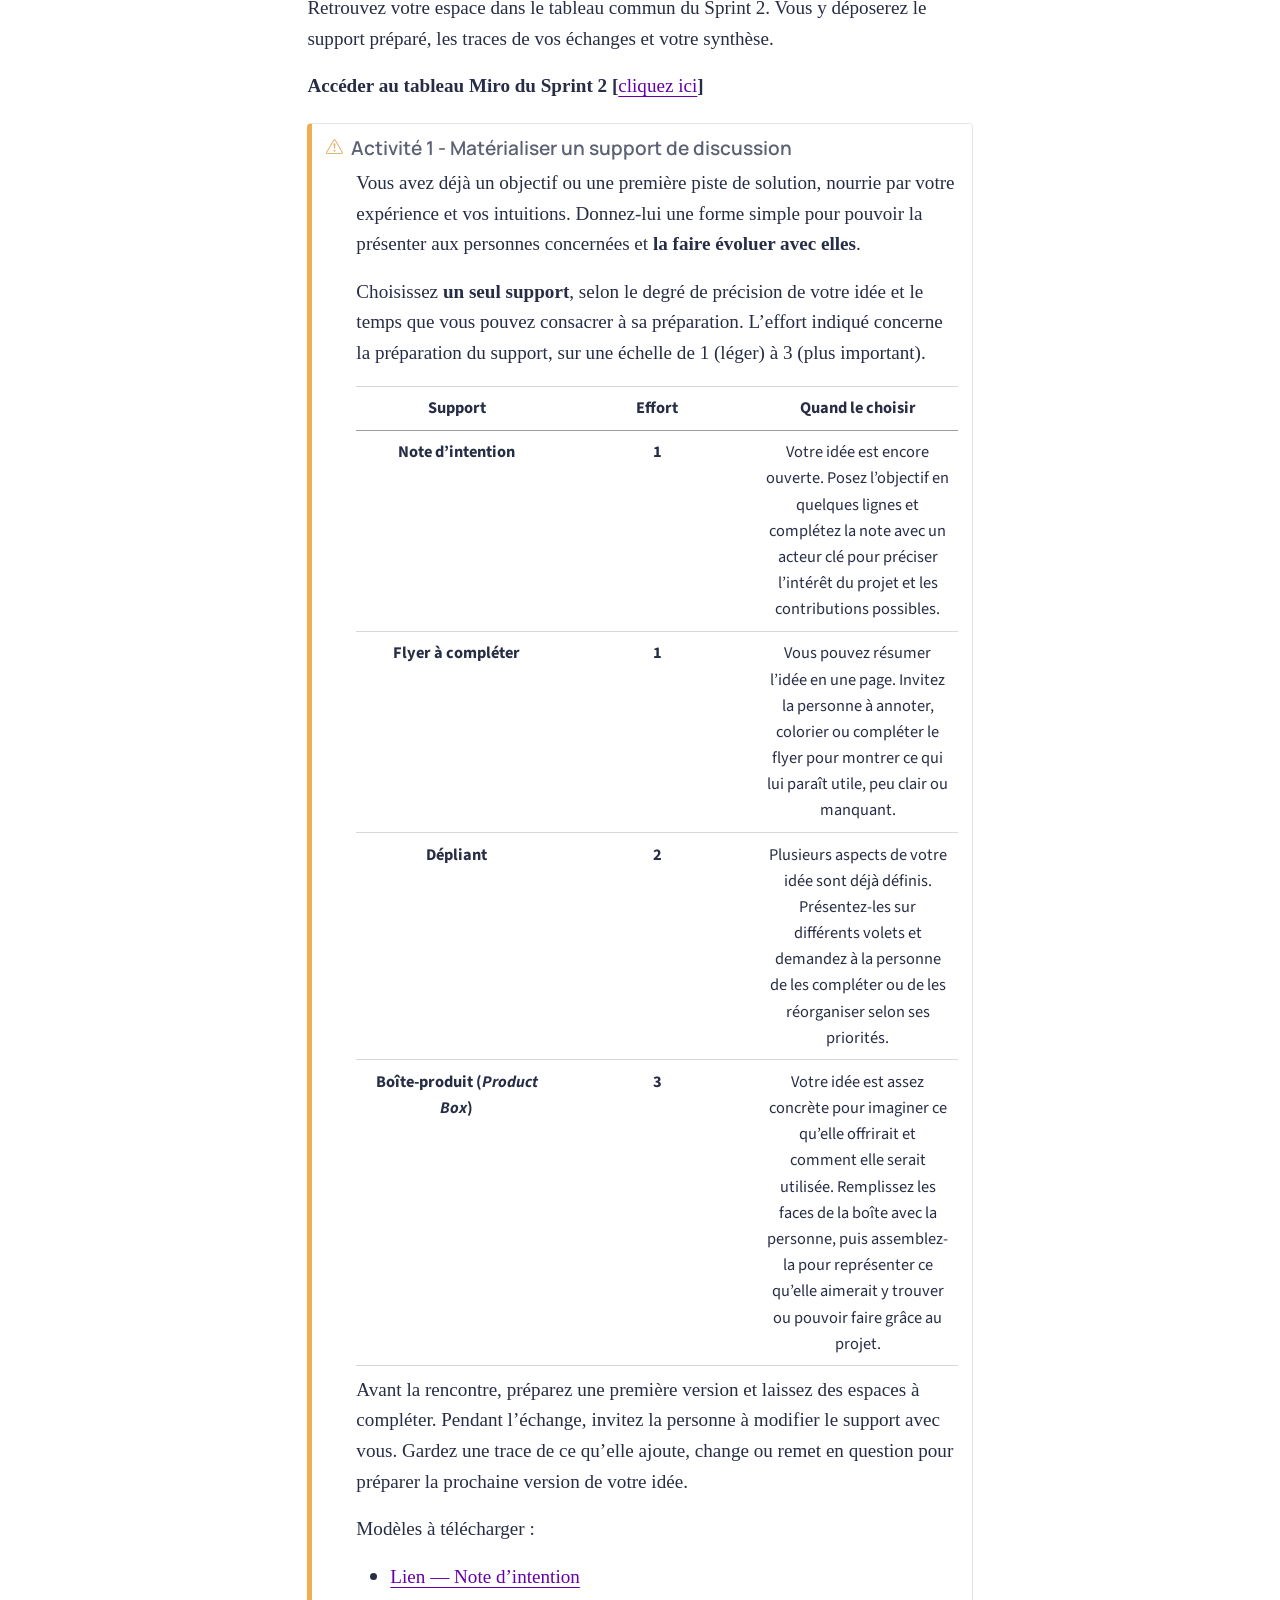
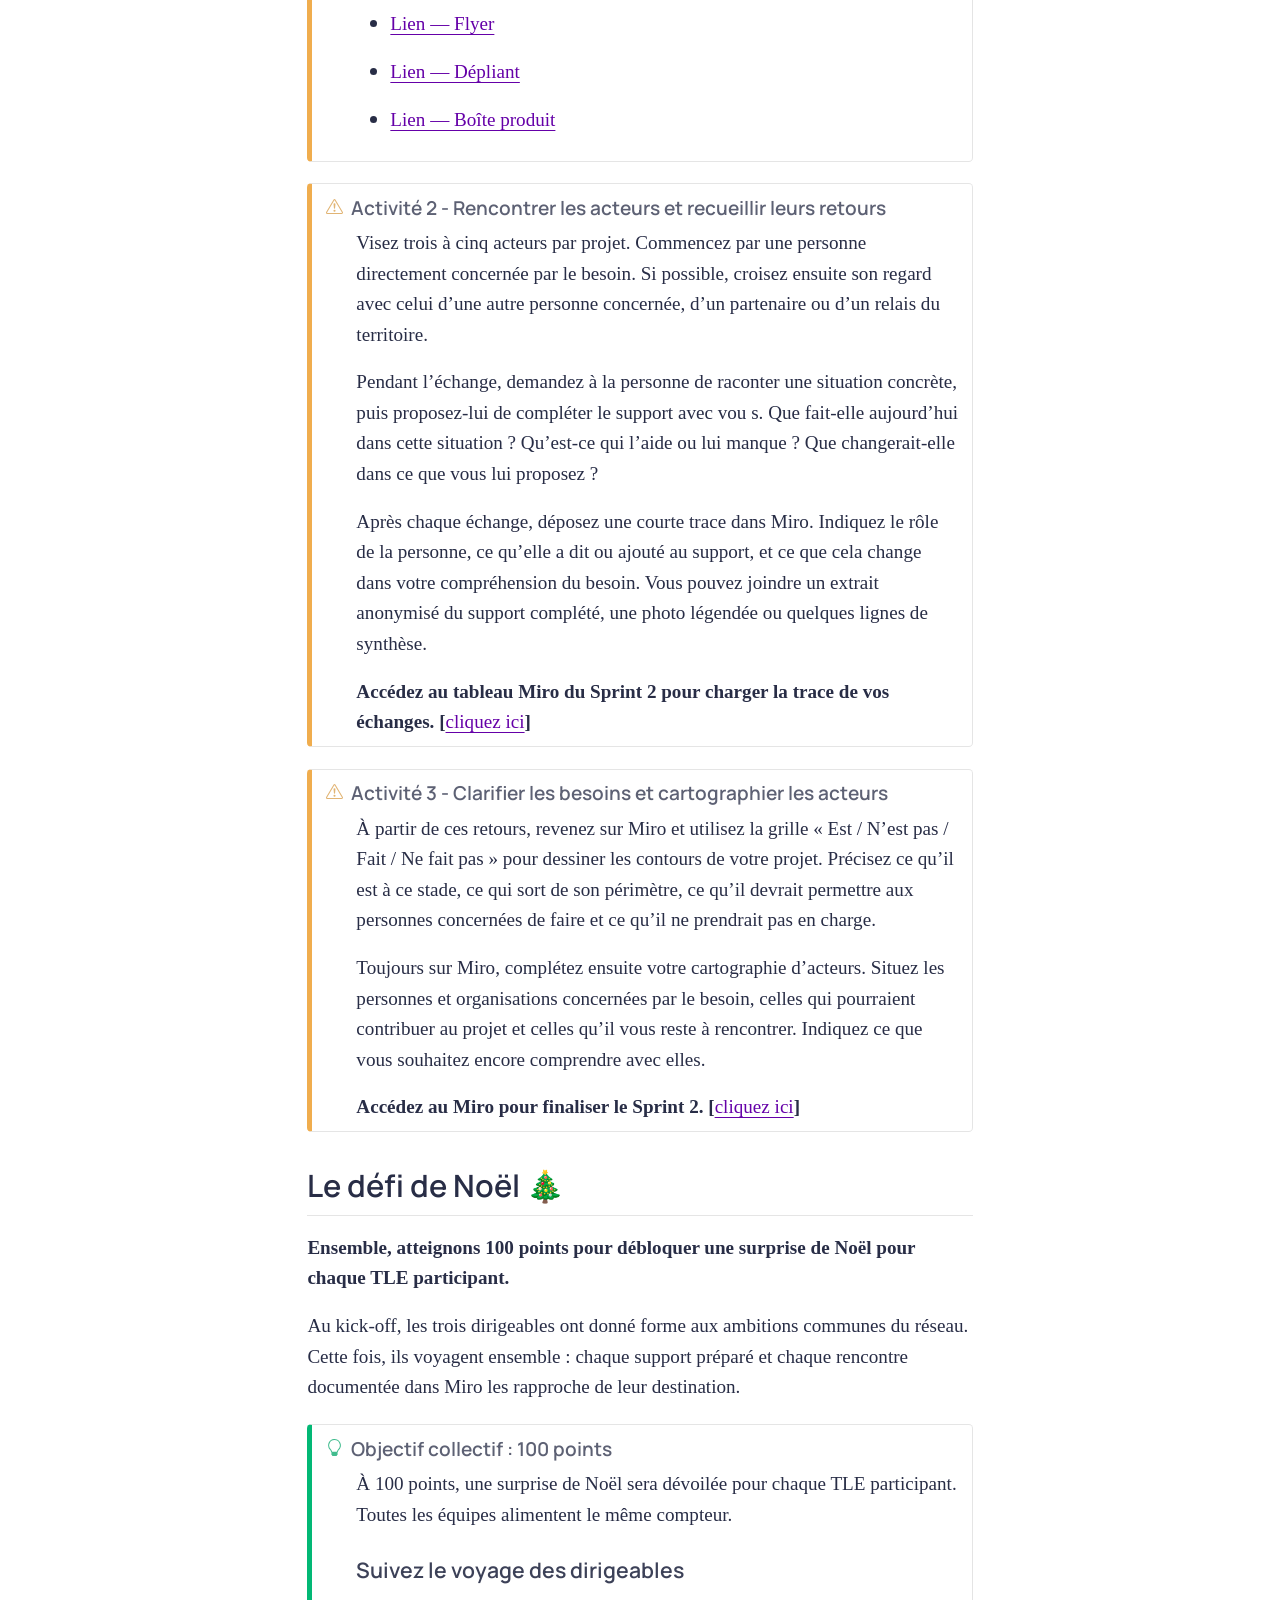
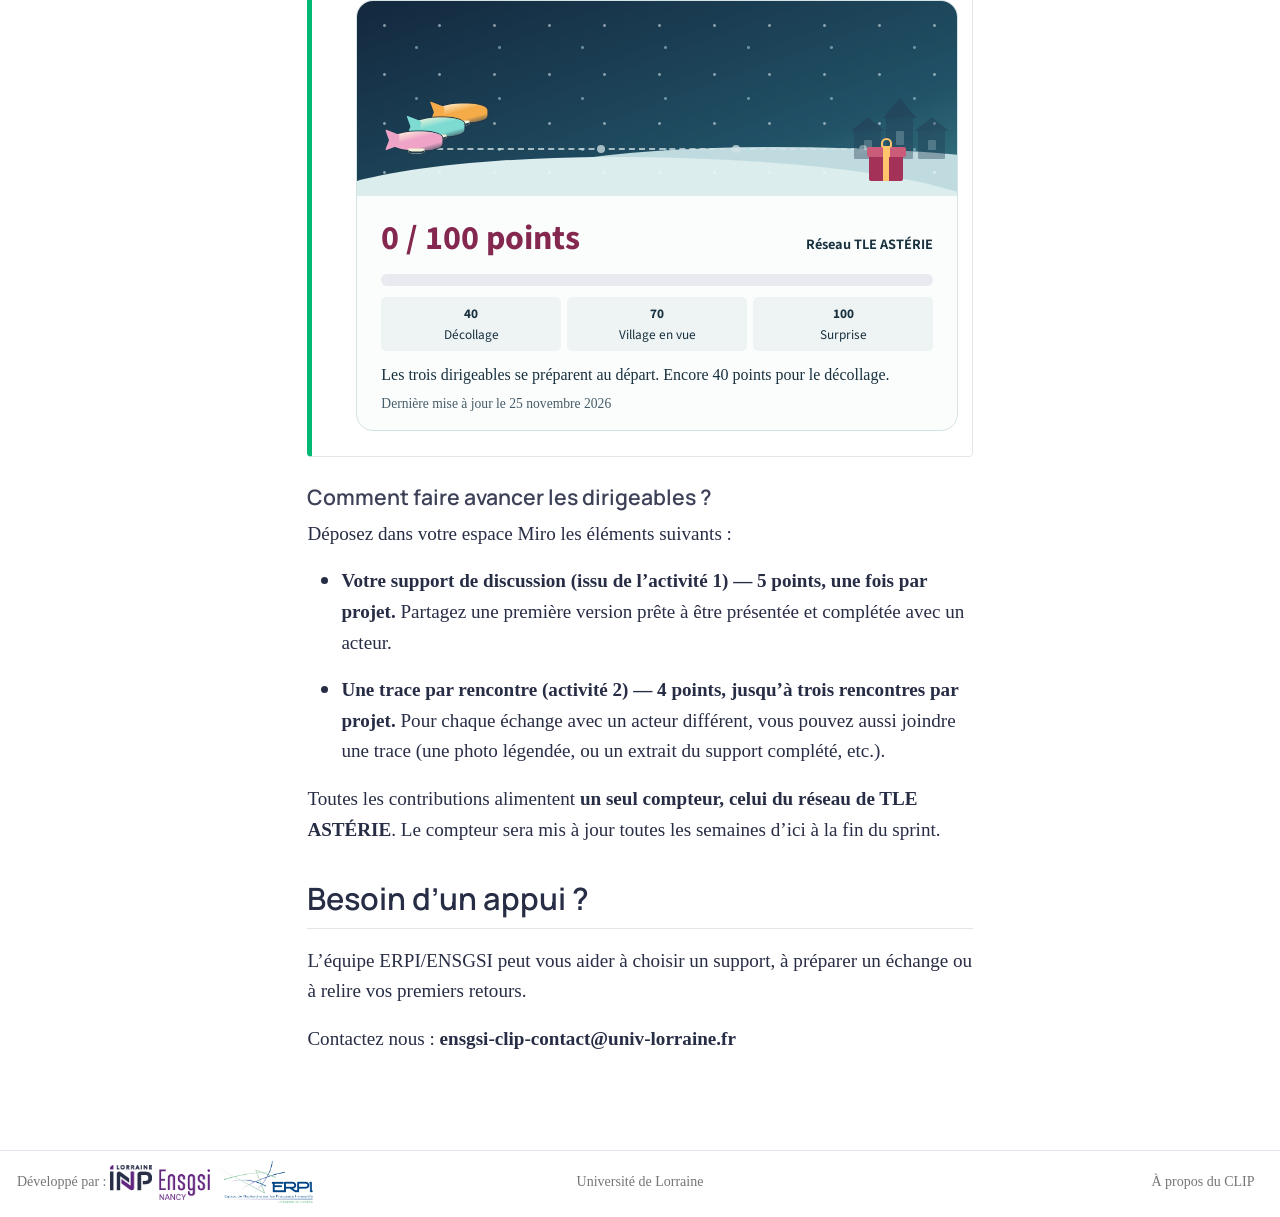
<file: docs/parcours/sprint2.html>
<!DOCTYPE html>
<html xmlns="http://www.w3.org/1999/xhtml" lang="fr" xml:lang="fr"><head>

<meta charset="utf-8">
<meta name="generator" content="quarto-1.10.18">

<meta name="viewport" content="width=device-width, initial-scale=1.0, user-scalable=yes">


<title>Sprint 2 — Explorer et ajuster – CLIP-ASTERIE</title>
<style>
/* Default styles provided by pandoc.
** See https://pandoc.org/MANUAL.html#variables-for-html for config info.
*/
span.smallcaps{font-variant: small-caps;}
div.columns{display: flex; gap: 1.5em;}
div.column{flex: auto;}
@media screen {
div.columns{gap: min(4vw, 1.5em);}
div.column{overflow-x: auto;}
}
div.hanging-indent{margin-left: 1.5em; text-indent: -1.5em;}
ul.task-list{list-style: none;}
ul.task-list li input[type="checkbox"] {
  width: 0.8em;
  margin: 0 0.8em 0.2em -1em; /* quarto-specific, see https://github.com/quarto-dev/quarto-cli/issues/4556 */ 
  vertical-align: middle;
}
</style>


<script src="../site_libs/quarto-nav/quarto-nav.js"></script>
<script src="../site_libs/quarto-nav/headroom.min.js"></script>
<script src="../site_libs/clipboard/clipboard.min.js"></script>
<script src="../site_libs/quarto-search/autocomplete.umd.js"></script>
<script src="../site_libs/quarto-search/fuse.min.js"></script>
<script src="../site_libs/quarto-search/quarto-search.js"></script>
<meta name="quarto:offset" content="../">
<script src="../site_libs/quarto-html/quarto.js" type="module"></script>
<script src="../site_libs/quarto-html/tabsets/tabsets.js" type="module"></script>
<script src="../site_libs/quarto-html/popper.min.js"></script>
<script src="../site_libs/quarto-html/tippy.umd.min.js"></script>
<script src="../site_libs/quarto-html/anchor.min.js"></script>
<link href="../site_libs/quarto-html/tippy.css" rel="stylesheet">
<link href="../site_libs/quarto-html/quarto-syntax-highlighting-64a204ab8560d761af7679ceaba22944.css" rel="stylesheet" id="quarto-text-highlighting-styles">
<script src="../site_libs/bootstrap/bootstrap.min.js"></script>
<link href="../site_libs/bootstrap/bootstrap-icons.css" rel="stylesheet">
<link href="../site_libs/bootstrap/bootstrap-a0a6471d2ba028fdce087778025699ae.min.css" rel="stylesheet" append-hash="true" id="quarto-bootstrap" data-mode="light">
<script id="quarto-search-options" type="application/json">{
  "location": "navbar",
  "copy-button": false,
  "collapse-after": 3,
  "panel-placement": "end",
  "type": "overlay",
  "limit": 50,
  "keyboard-shortcut": [
    "f",
    "/",
    "s"
  ],
  "language": {
    "search-no-results-text": "Pas de résultats",
    "search-matching-documents-text": "documents trouvés",
    "search-copy-link-title": "Copier le lien vers la recherche",
    "search-hide-matches-text": "Cacher les correspondances additionnelles",
    "search-more-match-text": "correspondance de plus dans ce document",
    "search-more-matches-text": "correspondances de plus dans ce document",
    "search-clear-button-title": "Effacer",
    "search-text-placeholder": "",
    "search-detached-cancel-button-title": "Annuler",
    "search-submit-button-title": "Envoyer",
    "search-label": "Recherche"
  }
}</script>


<link rel="stylesheet" href="../assets/styles.css">
</head>

<body class="nav-sidebar floating nav-fixed quarto-light">

<div id="quarto-search-results"></div>
  <header id="quarto-header" class="headroom fixed-top">
    <nav class="navbar navbar-expand-lg " data-bs-theme="dark">
      <div class="navbar-container container-fluid">
      <div class="navbar-brand-container mx-auto">
    <a href="../index.html" class="navbar-brand navbar-brand-logo">
    <img src="../assets/images/icon-ensgsi.png" alt="" class="navbar-logo light-content">
    <img src="../assets/images/icon-ensgsi.png" alt="" class="navbar-logo dark-content">
    </a>
    <a class="navbar-brand" href="../index.html">
    <span class="navbar-title">CLIP-ASTERIE</span>
    </a>
  </div>
            <div id="quarto-search" class="" title="Recherche"></div>
          <button class="navbar-toggler" type="button" data-bs-toggle="collapse" data-bs-target="#navbarCollapse" aria-controls="navbarCollapse" role="menu" aria-expanded="false" aria-label="Basculer la navigation" onclick="if (window.quartoToggleHeadroom) { window.quartoToggleHeadroom(); }">
  <span class="navbar-toggler-icon"></span>
</button>
          <div class="collapse navbar-collapse" id="navbarCollapse">
            <ul class="navbar-nav navbar-nav-scroll me-auto">
  <li class="nav-item">
    <a class="nav-link" href="../index.html"> 
<span class="menu-text">Accueil</span></a>
  </li>  
  <li class="nav-item">
    <a class="nav-link active" href="../parcours/index.html" aria-current="page"> 
<span class="menu-text">Le parcours</span></a>
  </li>  
  <li class="nav-item">
    <a class="nav-link" href="../ressources/index.html"> 
<span class="menu-text">Ressources</span></a>
  </li>  
  <li class="nav-item">
    <a class="nav-link" href="../equipe.html"> 
<span class="menu-text">L’équipe</span></a>
  </li>  
</ul>
          </div> <!-- /navcollapse -->
            <div class="quarto-navbar-tools">
</div>
      </div> <!-- /container-fluid -->
    </nav>
  <nav class="quarto-secondary-nav">
    <div class="container-fluid d-flex">
      <button type="button" class="quarto-btn-toggle btn" data-bs-toggle="collapse" role="button" data-bs-target=".quarto-sidebar-collapse-item" aria-controls="quarto-sidebar" aria-expanded="false" aria-label="Basculer la barre latérale" onclick="if (window.quartoToggleHeadroom) { window.quartoToggleHeadroom(); }">
        <i class="bi bi-layout-text-sidebar-reverse"></i>
      </button>
        <nav class="quarto-page-breadcrumbs" aria-label="breadcrumb"><ol class="breadcrumb"><li class="breadcrumb-item"><a href="../parcours/sprint2.html">Sprint 2 — Explorer et ajuster</a></li></ol></nav>
        <a class="flex-grow-1" role="navigation" data-bs-toggle="collapse" data-bs-target=".quarto-sidebar-collapse-item" aria-controls="quarto-sidebar" aria-expanded="false" aria-label="Basculer la barre latérale" onclick="if (window.quartoToggleHeadroom) { window.quartoToggleHeadroom(); }">      
        </a>
    </div>
  </nav>
</header>
<!-- content -->
<div id="quarto-content" class="quarto-container page-columns page-rows-contents page-layout-article page-navbar">
<!-- sidebar -->
  <nav id="quarto-sidebar" class="sidebar collapse collapse-horizontal quarto-sidebar-collapse-item sidebar-navigation floating overflow-auto">
    <div class="sidebar-menu-container"> 
    <ul class="list-unstyled mt-1">
        <li class="sidebar-item">
  <div class="sidebar-item-container"> 
  <a href="../parcours/index.html" class="sidebar-item-text sidebar-link">
 <span class="menu-text">Le parcours</span></a>
  </div>
</li>
        <li class="sidebar-item">
  <div class="sidebar-item-container"> 
  <a href="../parcours/kickoff.html" class="sidebar-item-text sidebar-link">
 <span class="menu-text">Kick-off — Ambition Commune</span></a>
  </div>
</li>
        <li class="sidebar-item">
  <div class="sidebar-item-container"> 
  <a href="../parcours/sprint1.html" class="sidebar-item-text sidebar-link">
 <span class="menu-text">Sprint 1 — Ancrer</span></a>
  </div>
</li>
        <li class="sidebar-item">
  <div class="sidebar-item-container"> 
  <a href="../parcours/sprint2.html" class="sidebar-item-text sidebar-link active">
 <span class="menu-text">Sprint 2 — Explorer et ajuster</span></a>
  </div>
</li>
    </ul>
    </div>
</nav>
<div id="quarto-sidebar-glass" class="quarto-sidebar-collapse-item" data-bs-toggle="collapse" data-bs-target=".quarto-sidebar-collapse-item"></div>
<!-- margin-sidebar -->
    <div id="quarto-margin-sidebar" class="sidebar margin-sidebar">
        <nav id="TOC" role="doc-toc" class="toc-active">
    <h2 id="toc-title">Sur cette page</h2>
   
  <ul>
  <li><a href="#en-bref" id="toc-en-bref" class="nav-link active" data-scroll-target="#en-bref">En bref</a></li>
  <li><a href="#retour-sur-la-session" id="toc-retour-sur-la-session" class="nav-link" data-scroll-target="#retour-sur-la-session">Retour sur la session syncrhone</a>
  <ul class="collapse">
  <li><a href="#lancement-sprint-2" id="toc-lancement-sprint-2" class="nav-link" data-scroll-target="#lancement-sprint-2">Lancement sprint 2</a></li>
  <li><a href="#comment-innover-ensemble-par-vincent-boly-professeur-émérite-ensgsi-erpi-université-de-lorraine" id="toc-comment-innover-ensemble-par-vincent-boly-professeur-émérite-ensgsi-erpi-université-de-lorraine" class="nav-link" data-scroll-target="#comment-innover-ensemble-par-vincent-boly-professeur-émérite-ensgsi-erpi-université-de-lorraine">“Comment innover ensemble?” par Vincent Boly, Professeur émérite, ENSGSI-ERPI, Université de Lorraine</a></li>
  </ul></li>
  <li><a href="#les-repères-du-sprint" id="toc-les-repères-du-sprint" class="nav-link" data-scroll-target="#les-repères-du-sprint">Les repères du sprint</a></li>
  <li><a href="#les-activités-et-votre-espace-de-travail" id="toc-les-activités-et-votre-espace-de-travail" class="nav-link" data-scroll-target="#les-activités-et-votre-espace-de-travail">Les activités et votre espace de travail</a></li>
  <li><a href="#le-défi-de-noël" id="toc-le-défi-de-noël" class="nav-link" data-scroll-target="#le-défi-de-noël">Le défi de Noël 🎄</a>
  <ul class="collapse">
  <li><a href="#comment-faire-avancer-les-dirigeables" id="toc-comment-faire-avancer-les-dirigeables" class="nav-link" data-scroll-target="#comment-faire-avancer-les-dirigeables">Comment faire avancer les dirigeables ?</a></li>
  </ul></li>
  <li><a href="#besoin-dun-appui" id="toc-besoin-dun-appui" class="nav-link" data-scroll-target="#besoin-dun-appui">Besoin d’un appui ?</a></li>
  </ul>
</nav>
    </div>
<!-- main -->
<main class="content" id="quarto-document-content">

<header id="title-block-header" class="quarto-title-block default">
<div class="quarto-title">
<h1 class="title">Sprint 2 — Explorer et ajuster</h1>
</div>



<div class="quarto-title-meta">

    
  
    
  </div>
  


</header>


<div class="callout callout-style-simple callout-note no-icon">
<div class="callout-body d-flex">
<div class="callout-icon-container">
<i class="callout-icon no-icon"></i>
</div>
<div class="callout-body-container">
<p><strong><em>Aller à la rencontre des personnes concernées par votre projet pour faire avancer sa conception, confronter vos premières idées au terrain et identifier les acteurs à mobiliser pour la suite.</em></strong></p>
<blockquote class="blockquote">
<p><em><strong>Durée du sprint :</strong> du 19 novembre au 6 janvier 2027.</em></p>
<p><strong><em>N’oubliez pas de jeter un oeil :</em></strong> <a href="#le-défi-de-noël">Le défi de Noël 🎄</a> <strong><em>!</em></strong></p>
</blockquote>
</div>
</div>
</div>
<section id="en-bref" class="level2">
<h2 class="anchored" data-anchor-id="en-bref">En bref</h2>
<p><img src="../assets/images/CLIP-S2.png" class="img-fluid" style="width:100.0%" alt="Sprint 2 — Explorer et ajuster"></p>
<p>Au Sprint 1, vous avez choisi un projet lié à une ou plusieurs ambitions communes du réseau, pris du recul sur vos compétences et exploré votre projet avec les six chapeaux de Bono.</p>
<p>Ce sprint vous invite à passer à l’action en rencontrant les personnes concernées par votre projet. Vous préparerez un support simple à utiliser avec elles pour recueillir leurs réactions, tester vos premières hypothèses et faire émerger des pistes concrètes. Leurs retours, leurs ajouts et leurs désaccords vous aideront à ajuster votre projet et à mieux cibler les besoins auxquels il pourrait répondre.</p>
<div class="callout callout-style-simple callout-important no-icon">
<div class="callout-body d-flex">
<div class="callout-icon-container">
<i class="callout-icon no-icon"></i>
</div>
<div class="callout-body-container">
<p><strong>À la fin du sprint</strong>, vous aurez avancé dans la définition de votre projet, documenté vos échanges, identifié les besoins prioritaires du terrain et repéré les acteurs à associer aux prochaines étapes.</p>
</div>
</div>
</div>
</section>
<section id="retour-sur-la-session" class="level2">
<h2 class="anchored" data-anchor-id="retour-sur-la-session">Retour sur la session syncrhone</h2>
<p>Retrouvez l’enregistrement du lancement du sprint 2 et les diapositives de notre invité.</p>
<section id="lancement-sprint-2" class="level3">
<h3 class="anchored" data-anchor-id="lancement-sprint-2">Lancement sprint 2</h3>
<p><a href="https://univ-lorraine.scalelite.bbb.numerique-esr.fr/playback/presentation/2.3/85d724c0e87de93796c89089e719d58bad7947bc-1795093045149" class="btn btn-primary" target="_blank" rel="noopener">Ouvrir le replay dans un nouvel onglet</a></p>
<iframe src="https://univ-lorraine.scalelite.bbb.numerique-esr.fr/playback/presentation/2.3/85d724c0e87de93796c89089e719d58bad7947bc-1795093045149" title="Replay de la séance du Sprint 2" loading="lazy" allowfullscreen="" style="display: block; width: 100%; aspect-ratio: 16 / 9; border: 0;">
</iframe>
</section>
<section id="comment-innover-ensemble-par-vincent-boly-professeur-émérite-ensgsi-erpi-université-de-lorraine" class="level3">
<h3 class="anchored" data-anchor-id="comment-innover-ensemble-par-vincent-boly-professeur-émérite-ensgsi-erpi-université-de-lorraine">“Comment innover ensemble?” par Vincent Boly, Professeur émérite, ENSGSI-ERPI, Université de Lorraine</h3>
<p><a href="../assets/documents/sprint-02-presentation.pdf" class="btn btn-outline-primary">Ouvrir les diapositives en PDF</a></p>
<iframe src="../assets/documents/sprint-02-presentation.pdf" title="Invité du Sprint 2 — Pourquoi est-il si difficile d'innover ensemble ? - Vincent Boly" loading="lazy" style="display: block; width: 100%; height: 65vh; border: 0;">
</iframe>
</section>
</section>
<section id="les-repères-du-sprint" class="level2">
<h2 class="anchored" data-anchor-id="les-repères-du-sprint">Les repères du sprint</h2>
<p>Trois activités vous accompagneront progressivement :</p>
<ol type="1">
<li><p><strong>Matérialiser un support de discussion</strong> à partir de votre projet.</p></li>
<li><p>Échanger avec <strong>3 à 5 acteurs</strong>.</p></li>
<li><p><strong>Synthétiser les besoins et cartographier les acteurs</strong> à partir de vos retours.</p></li>
</ol>
<p>Commencez par l’activité 1. Les consignes des deux activités suivantes sont mises à disposition au cas où vous souhaiteriez avancer à votre propre rythme.</p>
<p><strong>Prévoyez environ 1 h 30 de travail autonome par semaine, dans le cadre du temps consacré au programme.</strong></p>
</section>
<section id="les-activités-et-votre-espace-de-travail" class="level2">
<h2 class="anchored" data-anchor-id="les-activités-et-votre-espace-de-travail">Les activités et votre espace de travail</h2>
<p>Retrouvez votre espace dans le tableau commun du Sprint 2. Vous y déposerez le support préparé, les traces de vos échanges et votre synthèse.</p>
<p><strong>Accéder au tableau Miro du Sprint 2 [<a href="https://miro.com/app/board/uXjVEee1Elo=/?share_link_id=218643546910">cliquez ici</a>]</strong></p>
<div class="callout callout-style-simple callout-warning callout-titled">
<div class="callout-header d-flex align-content-center">
<div class="callout-icon-container">
<i class="callout-icon"></i>
</div>
<div class="callout-title-container flex-fill">
<span class="screen-reader-only">Avertissement</span>Activité 1 - Matérialiser un support de discussion
</div>
</div>
<div class="callout-body-container callout-body">
<p>Vous avez déjà un objectif ou une première piste de solution, nourrie par votre expérience et vos intuitions. Donnez-lui une forme simple pour pouvoir la présenter aux personnes concernées et <strong>la faire évoluer avec elles</strong>.</p>
<p>Choisissez <strong>un seul support</strong>, selon le degré de précision de votre idée et le temps que vous pouvez consacrer à sa préparation. L’effort indiqué concerne la préparation du support, sur une échelle de 1 (léger) à 3 (plus important).</p>
<table class="caption-top table">
<colgroup>
<col style="width: 33%">
<col style="width: 33%">
<col style="width: 33%">
</colgroup>
<thead>
<tr class="header">
<th style="text-align: center;">Support</th>
<th style="text-align: center;">Effort</th>
<th style="text-align: center;">Quand le choisir</th>
</tr>
</thead>
<tbody>
<tr class="odd">
<td style="text-align: center;"><strong>Note d’intention</strong></td>
<td style="text-align: center;"><strong>1</strong></td>
<td style="text-align: center;">Votre idée est encore ouverte. Posez l’objectif en quelques lignes et complétez la note avec un acteur clé pour préciser l’intérêt du projet et les contributions possibles.</td>
</tr>
<tr class="even">
<td style="text-align: center;"><strong>Flyer à compléter</strong></td>
<td style="text-align: center;"><strong>1</strong></td>
<td style="text-align: center;">Vous pouvez résumer l’idée en une page. Invitez la personne à annoter, colorier ou compléter le flyer pour montrer ce qui lui paraît utile, peu clair ou manquant.</td>
</tr>
<tr class="odd">
<td style="text-align: center;"><strong>Dépliant</strong></td>
<td style="text-align: center;"><strong>2</strong></td>
<td style="text-align: center;">Plusieurs aspects de votre idée sont déjà définis. Présentez-les sur différents volets et demandez à la personne de les compléter ou de les réorganiser selon ses priorités.</td>
</tr>
<tr class="even">
<td style="text-align: center;"><strong>Boîte-produit (<em>Product Box</em>)</strong></td>
<td style="text-align: center;"><strong>3</strong></td>
<td style="text-align: center;">Votre idée est assez concrète pour imaginer ce qu’elle offrirait et comment elle serait utilisée. Remplissez les faces de la boîte avec la personne, puis assemblez-la pour représenter ce qu’elle aimerait y trouver ou pouvoir faire grâce au projet.</td>
</tr>
</tbody>
</table>
<p>Avant la rencontre, préparez une première version et laissez des espaces à compléter. Pendant l’échange, invitez la personne à modifier le support avec vous. Gardez une trace de ce qu’elle ajoute, change ou remet en question pour préparer la prochaine version de votre idée.</p>
<p>Modèles à télécharger :</p>
<ul>
<li><p><a href="../assets/documents/note-intention.pdf">Lien — Note d’intention</a></p></li>
<li><p><a href="../assets/documents/flyer.pdf">Lien — Flyer</a></p></li>
<li><p><a href="../assets/documents/depliant.pdf">Lien — Dépliant</a></p></li>
<li><p><a href="../assets/documents/boite-produit.pdf">Lien — Boîte produit</a></p></li>
</ul>
</div>
</div>
<div class="callout callout-style-simple callout-warning callout-titled">
<div class="callout-header d-flex align-content-center">
<div class="callout-icon-container">
<i class="callout-icon"></i>
</div>
<div class="callout-title-container flex-fill">
<span class="screen-reader-only">Avertissement</span>Activité 2 - Rencontrer les acteurs et recueillir leurs retours
</div>
</div>
<div class="callout-body-container callout-body">
<p>Visez trois à cinq acteurs par projet. Commencez par une personne directement concernée par le besoin. Si possible, croisez ensuite son regard avec celui d’une autre personne concernée, d’un partenaire ou d’un relais du territoire.</p>
<p>Pendant l’échange, demandez à la personne de raconter une situation concrète, puis proposez-lui de compléter le support avec vou s. Que fait-elle aujourd’hui dans cette situation ? Qu’est-ce qui l’aide ou lui manque ? Que changerait-elle dans ce que vous lui proposez ?</p>
<p>Après chaque échange, déposez une courte trace dans Miro. Indiquez le rôle de la personne, ce qu’elle a dit ou ajouté au support, et ce que cela change dans votre compréhension du besoin. Vous pouvez joindre un extrait anonymisé du support complété, une photo légendée ou quelques lignes de synthèse.</p>
<p><strong>Accédez au tableau Miro du Sprint 2 pour charger la trace de vos échanges. [<a href="https://miro.com/app/board/uXjVEee1Elo=/?share_link_id=218643546910">cliquez ici</a>]</strong></p>
</div>
</div>
<div class="callout callout-style-simple callout-warning callout-titled">
<div class="callout-header d-flex align-content-center">
<div class="callout-icon-container">
<i class="callout-icon"></i>
</div>
<div class="callout-title-container flex-fill">
<span class="screen-reader-only">Avertissement</span>Activité 3 - Clarifier les besoins et cartographier les acteurs
</div>
</div>
<div class="callout-body-container callout-body">
<p>À partir de ces retours, revenez sur Miro et utilisez la grille « Est / N’est pas / Fait / Ne fait pas » pour dessiner les contours de votre projet. Précisez ce qu’il est à ce stade, ce qui sort de son périmètre, ce qu’il devrait permettre aux personnes concernées de faire et ce qu’il ne prendrait pas en charge.</p>
<p>Toujours sur Miro, complétez ensuite votre cartographie d’acteurs. Situez les personnes et organisations concernées par le besoin, celles qui pourraient contribuer au projet et celles qu’il vous reste à rencontrer. Indiquez ce que vous souhaitez encore comprendre avec elles.</p>
<p><strong>Accédez au Miro pour finaliser le Sprint 2. [<a href="https://miro.com/app/board/uXjVEee1Elo=/?share_link_id=218643546910">cliquez ici</a>]</strong></p>
</div>
</div>
</section>
<section id="le-défi-de-noël" class="level2">
<h2 class="anchored" data-anchor-id="le-défi-de-noël">Le défi de Noël 🎄</h2>
<p><strong>Ensemble, atteignons 100 points pour débloquer une surprise de Noël pour chaque TLE participant.</strong></p>
<p>Au kick-off, les trois dirigeables ont donné forme aux ambitions communes du réseau. Cette fois, ils voyagent ensemble : chaque support préparé et chaque rencontre documentée dans Miro les rapproche de leur destination.</p>
<div class="callout callout-style-simple callout-tip callout-titled">
<div class="callout-header d-flex align-content-center">
<div class="callout-icon-container">
<i class="callout-icon"></i>
</div>
<div class="callout-title-container flex-fill">
<span class="screen-reader-only">Astuce</span>Objectif collectif : 100 points
</div>
</div>
<div class="callout-body-container callout-body">
<p>À 100 points, une surprise de Noël sera dévoilée pour chaque TLE participant. Toutes les équipes alimentent le même compteur.</p>
<section id="suivez-le-voyage-des-dirigeables" class="level4">
<h4 class="anchored" data-anchor-id="suivez-le-voyage-des-dirigeables">Suivez le voyage des dirigeables</h4>
<!-- Renseigner le total relevé dans Miro et la date au format AAAA-MM-JJ. -->
<section class="clip-noel" data-points="0" data-maj="2026-11-25" aria-label="Compteur du défi de Noël ASTÉRIE">
  <div class="clip-noel-scene" aria-hidden="true">
    <div class="clip-noel-snow"></div>
    <div class="clip-noel-route"><i></i><i></i><i></i></div>
    <div class="clip-noel-flight">
      <i class="clip-noel-ship clip-noel-first"></i>
      <i class="clip-noel-ship clip-noel-second"></i>
      <i class="clip-noel-ship clip-noel-third"></i>
    </div>
    <div class="clip-noel-village"><i></i><i></i><i></i></div>
    <div class="clip-noel-gift"><i></i></div>
  </div>
  <div class="clip-noel-body">
    <div class="clip-noel-heading">
      <strong class="clip-noel-score">0 / 100 points</strong>
      <span class="clip-noel-network">Réseau TLE ASTÉRIE</span>
    </div>
    <progress max="100" value="0" aria-label="Progression du réseau vers les 100 points"></progress>
    <ol class="clip-noel-milestones" aria-label="Paliers du défi">
      <li data-threshold="40"><b>40</b> Décollage</li>
      <li data-threshold="70"><b>70</b> Village en vue</li>
      <li data-threshold="100"><b>100</b> Surprise</li>
    </ol>
    <p class="clip-noel-status" aria-live="polite">Les trois dirigeables se préparent au départ.</p>
    <p class="clip-noel-update" hidden=""></p>
  </div>
</section>

<style>
.clip-noel { --travel: 10%; --lift: 64%; --ink: #18313e; --berry: #85284f; --gold: #ffc46c; overflow: hidden; border: 1px solid #d4e3e6; border-radius: 1rem; background: #fbfdfd; color: var(--ink); margin: 1rem 0; }
.clip-noel-scene { position: relative; overflow: hidden; height: clamp(138px, 26vw, 195px); isolation: isolate; background: linear-gradient(160deg, #14283e, #225267 72%, #377983); }
.clip-noel-snow { position: absolute; inset: 0; background: radial-gradient(circle, #f2fcff 1px, transparent 1.8px) 0 0 / 55px 49px, radial-gradient(circle, #b1e6eb 1px, transparent 2px) 18px 21px / 83px 51px; opacity: .5; }
.clip-noel-scene::after { content: ""; position: absolute; z-index: -1; inset: 80% -7% -38%; border-radius: 50% 65% 0 0; background: #dceded; box-shadow: 160px -10px 0 #c0dbdf; }
.clip-noel-route { position: absolute; left: 10%; right: 15%; top: 75%; border-top: 2px dashed #d4e4e7; opacity: .75; }
.clip-noel-route i { position: absolute; top: -5px; width: 8px; height: 8px; border-radius: 50%; background: #d4e4e7; }
.clip-noel-route i:nth-child(1) { left: 40%; }.clip-noel-route i:nth-child(2) { left: 70%; }.clip-noel-route i:nth-child(3) { right: 0; }
.clip-noel-flight { position: absolute; z-index: 2; width: clamp(56px, 13vw, 102px); aspect-ratio: 2 / 1; left: var(--travel); top: var(--lift); transform: translate(-27%, -50%); transition: left .8s ease, top .8s ease; }
.clip-noel-ship { --hull: #f4ab48; position: absolute; width: 52%; height: 37%; border-radius: 65% 48% 48% 65%; background: linear-gradient(165deg, #fff7dc 5%, var(--hull) 44%, var(--hull) 72%, #354653); box-shadow: 0 0 0 1px #213546; }
.clip-noel-ship::before { content: ""; position: absolute; left: -9%; top: -10%; width: 28%; height: 113%; background: var(--hull); clip-path: polygon(0 0, 100% 27%, 92% 76%, 0 100%, 27% 51%); }
.clip-noel-ship::after { content: ""; position: absolute; left: 36%; bottom: -17%; width: 30%; height: 27%; border-radius: 0 0 35% 35%; background: #f3f1d6; box-shadow: inset 0 -2px #253c4b; }
.clip-noel-first { top: 5%; left: 44%; }.clip-noel-second { --hull: #7ddbd2; top: 33%; left: 21%; }.clip-noel-third { --hull: #efa4c7; top: 60%; left: 0; }
.clip-noel-village { position: absolute; right: 2%; bottom: 19%; display: flex; align-items: flex-end; gap: 5px; opacity: .38; transition: opacity .45s; }
.clip-noel-village i { display: block; position: relative; width: clamp(10px, 2.7vw, 27px); height: clamp(10px, 2.9vw, 29px); background: #213b54; border-radius: 1px; }
.clip-noel-village i::before { content: ""; position: absolute; inset: -45% -13% 98%; background: #22344c; clip-path: polygon(50% 0, 100% 100%, 0 100%); }
.clip-noel-village i::after { content: ""; position: absolute; inset: 33% 36%; border-radius: 1px; background: #8d9cac; }
.clip-noel-village i:nth-child(2) { height: clamp(17px, 4.3vw, 42px); }
.clip-noel[data-stage="village"] .clip-noel-village, .clip-noel[data-stage="arrivee"] .clip-noel-village { opacity: 1; }
.clip-noel[data-stage="village"] .clip-noel-village i::after, .clip-noel[data-stage="arrivee"] .clip-noel-village i::after { background: var(--gold); box-shadow: 0 0 8px #ffc46c; }
.clip-noel-gift { position: absolute; z-index: 2; right: 9%; bottom: 8%; width: clamp(17px, 4vw, 34px); aspect-ratio: 1.15; border-radius: 2px; background: linear-gradient(90deg, #a33158 40%, var(--gold) 40% 60%, #a33158 60%); }
.clip-noel-gift i { position: absolute; inset: -13% -8% 80%; border-radius: 2px; background: linear-gradient(90deg, #ca5c79 42%, var(--gold) 42% 58%, #ca5c79 58%); transform-origin: left center; transition: transform .45s; }
.clip-noel-gift i::after { content: ""; position: absolute; left: 37%; bottom: 90%; width: 28%; height: 110%; border: 2px solid var(--gold); border-radius: 70% 70% 35% 35%; }
.clip-noel[data-stage="arrivee"] .clip-noel-gift i { transform: rotate(-37deg) translateY(-5px); }
.clip-noel[data-stage="arrivee"] .clip-noel-gift { box-shadow: 0 -5px 18px 2px #ffc46c; }
.clip-noel-body { padding: .9rem clamp(.75rem, 4%, 1.45rem); }
.clip-noel-heading { display: flex; flex-wrap: wrap; align-items: baseline; justify-content: space-between; gap: .2rem 1rem; }
.clip-noel-score { font-size: clamp(1.3rem, 4vw, 2rem); color: var(--berry); font-variant-numeric: tabular-nums; }
.clip-noel-network { font-size: .85rem; font-weight: 650; }
.clip-noel progress { display: block; width: 100%; height: .65rem; margin: .5rem 0 .65rem; overflow: hidden; border: 0; border-radius: 1rem; appearance: none; accent-color: #85284f; background: #e8eaf0; }
.clip-noel progress::-webkit-progress-bar { background: #e8eaf0; }.clip-noel progress::-webkit-progress-value { background: #85284f; }.clip-noel progress::-moz-progress-bar { background: #85284f; }
.clip-noel .clip-noel-milestones { display: grid; grid-template-columns: repeat(3, minmax(0, 1fr)); list-style: none; margin: 0; padding: 0; gap: .35rem; font-size: .78rem; }
.clip-noel-milestones li { padding: .35rem .3rem; text-align: center; border-radius: .3rem; background: #eef3f4; }
.clip-noel-milestones b { display: block; }
.clip-noel-milestones li[data-reached] { color: #fff; background: #285c5e; }
.clip-noel-status { margin: .65rem 0 0; font-size: .94rem; }
.clip-noel-update { margin: .3rem 0 0; font-size: .8rem; color: #465c68; }
@media (prefers-reduced-motion: reduce) { .clip-noel *, .clip-noel *::before, .clip-noel *::after { transition: none !important; } }
</style>

<script>
(() => {
  const goal = 100;
  const dateFormat = new Intl.DateTimeFormat('fr-FR', { dateStyle: 'long', timeZone: 'UTC' });

  function render(widget) {
    const rawScore = Number(widget.dataset.points);
    const score = Number.isFinite(rawScore) ? Math.max(0, Math.trunc(rawScore)) : 0;
    const progress = Math.min(goal, score);
    const stages = [
      { min: 100, id: 'arrivee', lift: 51, message: 'Défi relevé ! Une surprise de Noël attend chaque TLE participant.' },
      { min: 70, id: 'village', lift: 38, message: 'Le village est en vue.' },
      { min: 40, id: 'decollage', lift: 45, message: 'Les trois dirigeables ont pris leur envol ensemble !' },
      { min: 0, id: 'depart', lift: 64, message: 'Les trois dirigeables se préparent au départ.' }
    ];
    const next = [{ min: 40, label: 'le décollage' }, { min: 70, label: 'apercevoir le village' }, { min: 100, label: 'débloquer la surprise' }].find(palier => score < palier.min);
    const stage = stages.find(palier => score >= palier.min);
    const remaining = next && next.min - score;
    widget.dataset.stage = stage.id;
    widget.style.setProperty('--travel', `${10 + 0.75 * progress}%`);
    widget.style.setProperty('--lift', `${stage.lift}%`);
    widget.querySelector('progress').value = progress;
    widget.querySelector('.clip-noel-score').textContent = `${score} / ${goal} points`;
    widget.querySelector('.clip-noel-status').textContent = next
      ? `${stage.message} Encore ${remaining} ${remaining === 1 ? 'point' : 'points'} pour ${next.label}.`
      : stage.message;
    widget.querySelectorAll('[data-threshold]').forEach(item => {
      item.toggleAttribute('data-reached', score >= Number(item.dataset.threshold));
    });
    const dateText = widget.dataset.maj;
    const date = new Date(`${dateText}T00:00:00Z`);
    const update = widget.querySelector('.clip-noel-update');
    update.hidden = !/^\d{4}-\d{2}-\d{2}$/.test(dateText) || Number.isNaN(date.getTime());
    if (!update.hidden) update.textContent = `Dernière mise à jour le ${dateFormat.format(date)}`;
  }

  document.querySelectorAll('.clip-noel').forEach(widget => {
    render(widget);
    new MutationObserver(() => render(widget)).observe(widget, {
      attributes: true,
      attributeFilter: ['data-points', 'data-maj']
    });
  });
})();
</script>
</section>
</div>
</div>
<section id="comment-faire-avancer-les-dirigeables" class="level3">
<h3 class="anchored" data-anchor-id="comment-faire-avancer-les-dirigeables">Comment faire avancer les dirigeables ?</h3>
<p>Déposez dans votre espace Miro les éléments suivants :</p>
<ul>
<li><p><strong>Votre support de discussion (issu de l’activité 1) — 5 points, une fois par projet.</strong> Partagez une première version prête à être présentée et complétée avec un acteur.</p></li>
<li><p><strong>Une trace par rencontre (activité 2) — 4 points, jusqu’à trois rencontres par projet.</strong> Pour chaque échange avec un acteur différent, vous pouvez aussi joindre une trace (une photo légendée, ou un extrait du support complété, etc.).</p></li>
</ul>
<p>Toutes les contributions alimentent <strong>un seul compteur, celui du réseau de TLE ASTÉRIE</strong>. Le compteur sera mis à jour toutes les semaines d’ici à la fin du sprint.</p>
</section>
</section>
<section id="besoin-dun-appui" class="level2">
<h2 class="anchored" data-anchor-id="besoin-dun-appui">Besoin d’un appui ?</h2>
<p>L’équipe ERPI/ENSGSI peut vous aider à choisir un support, à préparer un échange ou à relire vos premiers retours.</p>
<p>Contactez nous : <strong>ensgsi-clip-contact@univ-lorraine.fr</strong></p>


</section>

</main> <!-- /main -->
<script id="quarto-html-after-body" type="application/javascript">
  window.document.addEventListener("DOMContentLoaded", function (event) {
    const icon = "";
    const anchorJS = new window.AnchorJS();
    anchorJS.options = {
      placement: 'right',
      icon: icon
    };
    anchorJS.add('.anchored');
    const isCodeAnnotation = (el) => {
      for (const clz of el.classList) {
        if (clz.startsWith('code-annotation-')) {                     
          return true;
        }
      }
      return false;
    }
    const onCopySuccess = function(e) {
      // button target
      const button = e.trigger;
      // don't keep focus
      button.blur();
      // flash "checked"
      button.classList.add('code-copy-button-checked');
      var currentTitle = button.getAttribute("title");
      button.setAttribute("title", "Copié");
      let tooltip;
      if (window.bootstrap) {
        button.setAttribute("data-bs-toggle", "tooltip");
        button.setAttribute("data-bs-placement", "left");
        button.setAttribute("data-bs-title", "Copié");
        tooltip = new bootstrap.Tooltip(button, 
          { trigger: "manual", 
            customClass: "code-copy-button-tooltip",
            offset: [0, -8]});
        tooltip.show();    
      }
      setTimeout(function() {
        if (tooltip) {
          tooltip.hide();
          button.removeAttribute("data-bs-title");
          button.removeAttribute("data-bs-toggle");
          button.removeAttribute("data-bs-placement");
        }
        button.setAttribute("title", currentTitle);
        button.classList.remove('code-copy-button-checked');
      }, 1000);
      // clear code selection
      e.clearSelection();
    }
    const getTextToCopy = function(trigger) {
      const outerScaffold = trigger.parentElement.cloneNode(true);
      const codeEl = outerScaffold.querySelector('code');
      for (const childEl of codeEl.children) {
        if (isCodeAnnotation(childEl)) {
          childEl.remove();
        }
      }
      return codeEl.innerText;
    }
    const clipboard = new window.ClipboardJS('.code-copy-button:not([data-in-quarto-modal])', {
      text: getTextToCopy
    });
    clipboard.on('success', onCopySuccess);
    if (window.document.getElementById('quarto-embedded-source-code-modal')) {
      const clipboardModal = new window.ClipboardJS('.code-copy-button[data-in-quarto-modal]', {
        text: getTextToCopy,
        container: window.document.getElementById('quarto-embedded-source-code-modal')
      });
      clipboardModal.on('success', onCopySuccess);
    }
      var localhostRegex = new RegExp(/^(?:http|https):\/\/localhost\:?[0-9]*\//);
      var mailtoRegex = new RegExp(/^mailto:/);
        var filterRegex = new RegExp('/' + window.location.host + '/');
      var isInternal = (href) => {
          return filterRegex.test(href) || localhostRegex.test(href) || mailtoRegex.test(href);
      }
      // Inspect non-navigation links and adorn them if external
     var links = window.document.querySelectorAll('a[href]:not(.nav-link):not(.navbar-brand):not(.toc-action):not(.sidebar-link):not(.sidebar-item-toggle):not(.pagination-link):not(.no-external):not([aria-hidden]):not(.dropdown-item):not(.quarto-navigation-tool):not(.about-link)');
      for (var i=0; i<links.length; i++) {
        const link = links[i];
        if (!isInternal(link.href)) {
          // undo the damage that might have been done by quarto-nav.js in the case of
          // links that we want to consider external
          if (link.dataset.originalHref !== undefined) {
            link.href = link.dataset.originalHref;
          }
        }
      }
    function tippyHover(el, contentFn, onTriggerFn, onUntriggerFn) {
      const config = {
        allowHTML: true,
        maxWidth: 500,
        delay: 100,
        arrow: false,
        appendTo: function(el) {
            return el.parentElement;
        },
        interactive: true,
        interactiveBorder: 10,
        theme: 'quarto',
        placement: 'bottom-start',
      };
      if (contentFn) {
        config.content = contentFn;
      }
      if (onTriggerFn) {
        config.onTrigger = onTriggerFn;
      }
      if (onUntriggerFn) {
        config.onUntrigger = onUntriggerFn;
      }
      window.tippy(el, config); 
    }
    const noterefs = window.document.querySelectorAll('a[role="doc-noteref"]');
    for (var i=0; i<noterefs.length; i++) {
      const ref = noterefs[i];
      tippyHover(ref, function() {
        // use id or data attribute instead here
        let href = ref.getAttribute('data-footnote-href') || ref.getAttribute('href');
        try { href = new URL(href).hash; } catch {}
        const id = href.replace(/^#\/?/, "");
        const note = window.document.getElementById(id);
        if (note) {
          return note.innerHTML;
        } else {
          return "";
        }
      });
    }
    const xrefs = window.document.querySelectorAll('a.quarto-xref');
    const processXRef = (id, note) => {
      // Strip column container classes
      const stripColumnClz = (el) => {
        el.classList.remove("page-full", "page-columns");
        if (el.children) {
          for (const child of el.children) {
            stripColumnClz(child);
          }
        }
      }
      stripColumnClz(note)
      if (id === null || id.startsWith('sec-')) {
        // Special case sections, only their first couple elements
        const container = document.createElement("div");
        if (note.children && note.children.length > 2) {
          container.appendChild(note.children[0].cloneNode(true));
          for (let i = 1; i < note.children.length; i++) {
            const child = note.children[i];
            if (child.tagName === "P" && child.innerText === "") {
              continue;
            } else {
              container.appendChild(child.cloneNode(true));
              break;
            }
          }
          if (window.Quarto?.typesetMath) {
            window.Quarto.typesetMath(container);
          }
          return container.innerHTML
        } else {
          if (window.Quarto?.typesetMath) {
            window.Quarto.typesetMath(note);
          }
          return note.innerHTML;
        }
      } else {
        // Remove any anchor links if they are present
        const anchorLink = note.querySelector('a.anchorjs-link');
        if (anchorLink) {
          anchorLink.remove();
        }
        if (window.Quarto?.typesetMath) {
          window.Quarto.typesetMath(note);
        }
        if (note.classList.contains("callout")) {
          return note.outerHTML;
        } else {
          return note.innerHTML;
        }
      }
    }
    for (var i=0; i<xrefs.length; i++) {
      const xref = xrefs[i];
      tippyHover(xref, undefined, function(instance) {
        instance.disable();
        let url = xref.getAttribute('href');
        let hash = undefined; 
        if (url.startsWith('#')) {
          hash = url;
        } else {
          try { hash = new URL(url).hash; } catch {}
        }
        if (hash) {
          const id = hash.replace(/^#\/?/, "");
          const note = window.document.getElementById(id);
          if (note !== null) {
            try {
              const html = processXRef(id, note.cloneNode(true));
              instance.setContent(html);
            } finally {
              instance.enable();
              instance.show();
            }
          } else {
            // See if we can fetch this
            fetch(url.split('#')[0])
            .then(res => res.text())
            .then(html => {
              const parser = new DOMParser();
              const htmlDoc = parser.parseFromString(html, "text/html");
              const note = htmlDoc.getElementById(id);
              if (note !== null) {
                const html = processXRef(id, note);
                instance.setContent(html);
              } 
            }).finally(() => {
              instance.enable();
              instance.show();
            });
          }
        } else {
          // See if we can fetch a full url (with no hash to target)
          // This is a special case and we should probably do some content thinning / targeting
          fetch(url)
          .then(res => res.text())
          .then(html => {
            const parser = new DOMParser();
            const htmlDoc = parser.parseFromString(html, "text/html");
            const note = htmlDoc.querySelector('main.content');
            if (note !== null) {
              // This should only happen for chapter cross references
              // (since there is no id in the URL)
              // remove the first header
              if (note.children.length > 0 && note.children[0].tagName === "HEADER") {
                note.children[0].remove();
              }
              const html = processXRef(null, note);
              instance.setContent(html);
            } 
          }).finally(() => {
            instance.enable();
            instance.show();
          });
        }
      }, function(instance) {
      });
    }
        let selectedAnnoteEl;
        const selectorForAnnotation = ( cell, annotation) => {
          let cellAttr = 'data-code-cell="' + cell + '"';
          let lineAttr = 'data-code-annotation="' +  annotation + '"';
          const selector = 'span[' + cellAttr + '][' + lineAttr + ']';
          return selector;
        }
        const selectCodeLines = (annoteEl) => {
          const doc = window.document;
          const targetCell = annoteEl.getAttribute("data-target-cell");
          const targetAnnotation = annoteEl.getAttribute("data-target-annotation");
          const annoteSpan = window.document.querySelector(selectorForAnnotation(targetCell, targetAnnotation));
          const lines = annoteSpan.getAttribute("data-code-lines").split(",");
          const lineIds = lines.map((line) => {
            return targetCell + "-" + line;
          })
          let top = null;
          let height = null;
          let parent = null;
          if (lineIds.length > 0) {
              //compute the position of the single el (top and bottom and make a div)
              const el = window.document.getElementById(lineIds[0]);
              top = el.offsetTop;
              height = el.offsetHeight;
              parent = el.parentElement.parentElement;
            if (lineIds.length > 1) {
              const lastEl = window.document.getElementById(lineIds[lineIds.length - 1]);
              const bottom = lastEl.offsetTop + lastEl.offsetHeight;
              height = bottom - top;
            }
            if (top !== null && height !== null && parent !== null) {
              // cook up a div (if necessary) and position it 
              let div = window.document.getElementById("code-annotation-line-highlight");
              if (div === null) {
                div = window.document.createElement("div");
                div.setAttribute("id", "code-annotation-line-highlight");
                div.style.position = 'absolute';
                parent.appendChild(div);
              }
              div.style.top = top - 2 + "px";
              div.style.height = height + 4 + "px";
              div.style.left = 0;
              let gutterDiv = window.document.getElementById("code-annotation-line-highlight-gutter");
              if (gutterDiv === null) {
                gutterDiv = window.document.createElement("div");
                gutterDiv.setAttribute("id", "code-annotation-line-highlight-gutter");
                gutterDiv.style.position = 'absolute';
                const codeCell = window.document.getElementById(targetCell);
                const gutter = codeCell.querySelector('.code-annotation-gutter');
                gutter.appendChild(gutterDiv);
              }
              gutterDiv.style.top = top - 2 + "px";
              gutterDiv.style.height = height + 4 + "px";
            }
            selectedAnnoteEl = annoteEl;
          }
        };
        const unselectCodeLines = () => {
          const elementsIds = ["code-annotation-line-highlight", "code-annotation-line-highlight-gutter"];
          elementsIds.forEach((elId) => {
            const div = window.document.getElementById(elId);
            if (div) {
              div.remove();
            }
          });
          selectedAnnoteEl = undefined;
        };
          // Handle positioning of the toggle
      window.addEventListener(
        "resize",
        throttle(() => {
          elRect = undefined;
          if (selectedAnnoteEl) {
            selectCodeLines(selectedAnnoteEl);
          }
        }, 10)
      );
      function throttle(fn, ms) {
      let throttle = false;
      let timer;
        return (...args) => {
          if(!throttle) { // first call gets through
              fn.apply(this, args);
              throttle = true;
          } else { // all the others get throttled
              if(timer) clearTimeout(timer); // cancel #2
              timer = setTimeout(() => {
                fn.apply(this, args);
                timer = throttle = false;
              }, ms);
          }
        };
      }
        // Attach click handler to the DT
        const annoteDls = window.document.querySelectorAll('dt[data-target-cell]');
        for (const annoteDlNode of annoteDls) {
          annoteDlNode.addEventListener('click', (event) => {
            const clickedEl = event.target;
            if (clickedEl !== selectedAnnoteEl) {
              unselectCodeLines();
              const activeEl = window.document.querySelector('dt[data-target-cell].code-annotation-active');
              if (activeEl) {
                activeEl.classList.remove('code-annotation-active');
              }
              selectCodeLines(clickedEl);
              clickedEl.classList.add('code-annotation-active');
            } else {
              // Unselect the line
              unselectCodeLines();
              clickedEl.classList.remove('code-annotation-active');
            }
          });
        }
    const findCites = (el) => {
      const parentEl = el.parentElement;
      if (parentEl) {
        const cites = parentEl.dataset.cites;
        if (cites) {
          return {
            el,
            cites: cites.split(' ')
          };
        } else {
          return findCites(el.parentElement)
        }
      } else {
        return undefined;
      }
    };
    var bibliorefs = window.document.querySelectorAll('a[role="doc-biblioref"]');
    for (var i=0; i<bibliorefs.length; i++) {
      const ref = bibliorefs[i];
      const citeInfo = findCites(ref);
      if (citeInfo) {
        tippyHover(citeInfo.el, function() {
          var popup = window.document.createElement('div');
          citeInfo.cites.forEach(function(cite) {
            var citeDiv = window.document.createElement('div');
            citeDiv.classList.add('hanging-indent');
            citeDiv.classList.add('csl-entry');
            var biblioDiv = window.document.getElementById('ref-' + cite);
            if (biblioDiv) {
              citeDiv.innerHTML = biblioDiv.innerHTML;
            }
            popup.appendChild(citeDiv);
          });
          return popup.innerHTML;
        });
      }
    }
  });
  </script>
</div> <!-- /content -->
<footer class="footer">
  <div class="nav-footer">
    <div class="nav-footer-left">
<p>Développé par : <a href="https://www.ensgsi.univ-lorraine.fr/"><img src="../assets/images/logo-ensgsi.png" class="img-fluid" alt="ENSGSI" width="100"></a> <a href="https://erpi.univ-lorraine.fr/"><img src="../assets/images/logo-erpi.png" class="img-fluid" alt="ERPI" width="100"></a></p>
</div>   
    <div class="nav-footer-center">
      <ul class="footer-items list-unstyled">
    <li class="nav-item">
    <a class="nav-link" href="https://www.univ-lorraine.fr/">
<p>Université de Lorraine</p>
</a>
  </li>  
</ul>
    </div>
    <div class="nav-footer-right">
      <ul class="footer-items list-unstyled">
    <li class="nav-item">
    <a class="nav-link" href="https://ensgsi.univ-lorraine.fr/partenaires/clip-programme-incubation-innovation-collaborative/">
<p>À propos du CLIP</p>
</a>
  </li>  
</ul>
    </div>
  </div>
</footer>




</body></html>
</file>
<file: docs/site_libs/quarto-html/tippy.css>
.tippy-box[data-animation=fade][data-state=hidden]{opacity:0}[data-tippy-root]{max-width:calc(100vw - 10px)}.tippy-box{position:relative;background-color:#333;color:#fff;border-radius:4px;font-size:14px;line-height:1.4;white-space:normal;outline:0;transition-property:transform,visibility,opacity}.tippy-box[data-placement^=top]>.tippy-arrow{bottom:0}.tippy-box[data-placement^=top]>.tippy-arrow:before{bottom:-7px;left:0;border-width:8px 8px 0;border-top-color:initial;transform-origin:center top}.tippy-box[data-placement^=bottom]>.tippy-arrow{top:0}.tippy-box[data-placement^=bottom]>.tippy-arrow:before{top:-7px;left:0;border-width:0 8px 8px;border-bottom-color:initial;transform-origin:center bottom}.tippy-box[data-placement^=left]>.tippy-arrow{right:0}.tippy-box[data-placement^=left]>.tippy-arrow:before{border-width:8px 0 8px 8px;border-left-color:initial;right:-7px;transform-origin:center left}.tippy-box[data-placement^=right]>.tippy-arrow{left:0}.tippy-box[data-placement^=right]>.tippy-arrow:before{left:-7px;border-width:8px 8px 8px 0;border-right-color:initial;transform-origin:center right}.tippy-box[data-inertia][data-state=visible]{transition-timing-function:cubic-bezier(.54,1.5,.38,1.11)}.tippy-arrow{width:16px;height:16px;color:#333}.tippy-arrow:before{content:"";position:absolute;border-color:transparent;border-style:solid}.tippy-content{position:relative;padding:5px 9px;z-index:1}
</file>
<file: docs/site_libs/quarto-html/quarto-syntax-highlighting-64a204ab8560d761af7679ceaba22944.css>
/* quarto syntax highlight colors */
:root {
  --quarto-hl-ot-color: #003B4F;
  --quarto-hl-at-color: #657422;
  --quarto-hl-ss-color: #20794D;
  --quarto-hl-an-color: #5E5E5E;
  --quarto-hl-fu-color: #4758AB;
  --quarto-hl-st-color: #20794D;
  --quarto-hl-cf-color: #003B4F;
  --quarto-hl-op-color: #5E5E5E;
  --quarto-hl-er-color: #AD0000;
  --quarto-hl-bn-color: #AD0000;
  --quarto-hl-al-color: #AD0000;
  --quarto-hl-va-color: #111111;
  --quarto-hl-bu-color: inherit;
  --quarto-hl-ex-color: inherit;
  --quarto-hl-pp-color: #AD0000;
  --quarto-hl-in-color: #5E5E5E;
  --quarto-hl-vs-color: #20794D;
  --quarto-hl-wa-color: #5E5E5E;
  --quarto-hl-do-color: #5E5E5E;
  --quarto-hl-im-color: #00769E;
  --quarto-hl-ch-color: #20794D;
  --quarto-hl-dt-color: #AD0000;
  --quarto-hl-fl-color: #AD0000;
  --quarto-hl-co-color: #5E5E5E;
  --quarto-hl-cv-color: #5E5E5E;
  --quarto-hl-cn-color: #8f5902;
  --quarto-hl-sc-color: #5E5E5E;
  --quarto-hl-dv-color: #AD0000;
  --quarto-hl-kw-color: #003B4F;
}

/* other quarto variables */
:root {
  --quarto-font-monospace: SFMono-Regular, Menlo, Monaco, Consolas, "Liberation Mono", "Courier New", monospace;
}

/* syntax highlight based on Pandoc's rules */
pre > code.sourceCode > span {
  color: #003B4F;
}

code.sourceCode > span {
  color: #003B4F;
}

div.sourceCode,
div.sourceCode pre.sourceCode {
  color: #003B4F;
}

/* Normal */
code span {
  color: #003B4F;
}

/* Alert */
code span.al {
  color: #AD0000;
  font-style: inherit;
}

/* Annotation */
code span.an {
  color: #5E5E5E;
  font-style: inherit;
}

/* Attribute */
code span.at {
  color: #657422;
  font-style: inherit;
}

/* BaseN */
code span.bn {
  color: #AD0000;
  font-style: inherit;
}

/* BuiltIn */
code span.bu {
  font-style: inherit;
}

/* ControlFlow */
code span.cf {
  color: #003B4F;
  font-weight: bold;
  font-style: inherit;
}

/* Char */
code span.ch {
  color: #20794D;
  font-style: inherit;
}

/* Constant */
code span.cn {
  color: #8f5902;
  font-style: inherit;
}

/* Comment */
code span.co {
  color: #5E5E5E;
  font-style: inherit;
}

/* CommentVar */
code span.cv {
  color: #5E5E5E;
  font-style: italic;
}

/* Documentation */
code span.do {
  color: #5E5E5E;
  font-style: italic;
}

/* DataType */
code span.dt {
  color: #AD0000;
  font-style: inherit;
}

/* DecVal */
code span.dv {
  color: #AD0000;
  font-style: inherit;
}

/* Error */
code span.er {
  color: #AD0000;
  font-style: inherit;
}

/* Extension */
code span.ex {
  font-style: inherit;
}

/* Float */
code span.fl {
  color: #AD0000;
  font-style: inherit;
}

/* Function */
code span.fu {
  color: #4758AB;
  font-style: inherit;
}

/* Import */
code span.im {
  color: #00769E;
  font-style: inherit;
}

/* Information */
code span.in {
  color: #5E5E5E;
  font-style: inherit;
}

/* Keyword */
code span.kw {
  color: #003B4F;
  font-weight: bold;
  font-style: inherit;
}

/* Operator */
code span.op {
  color: #5E5E5E;
  font-style: inherit;
}

/* Other */
code span.ot {
  color: #003B4F;
  font-style: inherit;
}

/* Preprocessor */
code span.pp {
  color: #AD0000;
  font-style: inherit;
}

/* SpecialChar */
code span.sc {
  color: #5E5E5E;
  font-style: inherit;
}

/* SpecialString */
code span.ss {
  color: #20794D;
  font-style: inherit;
}

/* String */
code span.st {
  color: #20794D;
  font-style: inherit;
}

/* Variable */
code span.va {
  color: #111111;
  font-style: inherit;
}

/* VerbatimString */
code span.vs {
  color: #20794D;
  font-style: inherit;
}

/* Warning */
code span.wa {
  color: #5E5E5E;
  font-style: italic;
}

.prevent-inlining {
  content: "</";
}

/*# sourceMappingURL=9d8d5bb603a83b8298b89080a598c93b.css.map */
</file>
<file: docs/assets/styles.css>
/* Webfonts with system fallbacks when offline. */
@import url('https://fonts.googleapis.com/css2?family=Manrope:wght@600;700&family=Source+Sans+3:ital,wght@0,400;0,600;0,700;1,400;1,600&display=swap');

:root {
  --clip-purple: #6500a8;
  --clip-purple-dark: #470078;
  --clip-coral: #ea515a;
  --clip-ink: #282d46;
  --clip-muted: #5c6074;
  --clip-paper: #faf9fc;
  --clip-line: #e5e1ed;
  --clip-soft: #f2eafa;
  --bs-body-font-family: 'Source Sans 3', 'Segoe UI', Arial, sans-serif;
  --bs-body-font-size: 1.125rem;
  --bs-body-line-height: 1.6;
  --bs-link-color: var(--clip-purple);
  --bs-link-hover-color: var(--clip-purple-dark);
}

/* Relative sizes retain the reader's browser font-size preference. */
html { font-size: 100%; }
body {
  font-family: var(--bs-body-font-family);
  font-size: 1.125rem;
  line-height: 1.6;
  color: var(--clip-ink);
}
h1, h2, h3, h4, h5, h6, .navbar-brand {
  font-family: 'Manrope', 'Segoe UI', Arial, sans-serif;
  font-weight: 600;
  line-height: 1.3;
}
h1 { font-size: clamp(2.125rem, 4vw, 3rem); }
h2 { font-size: clamp(1.5rem, 2.4vw, 2rem); }
h3 { font-size: 1.25rem; }
.navbar-brand { font-size: 1.25rem; }
.navbar .nav-link { font-size: 1.0625rem; }
.nav-footer { font-size: 1rem; }
#TOC { font-size: 1rem; }
.clip-home h1 { font-weight: 700; }
a { color: var(--clip-purple); text-underline-offset: .2em; }
a:hover { color: var(--clip-purple-dark); }
a:focus-visible { outline: 3px solid var(--clip-purple); outline-offset: 4px; }
.navbar { border-bottom: 3px solid var(--clip-purple); }
.navbar .nav-link.active { color: var(--clip-purple); font-weight: 700; }
.btn { font-family: var(--bs-body-font-family); font-size: 1.0625rem; line-height: 1.4; border-radius: 8px; padding: .75rem 1.15rem; font-weight: 600; white-space: normal; }
.btn-primary { background: var(--clip-purple); border-color: var(--clip-purple); color: #fff; }
.btn-primary:hover, .btn-primary:focus-visible {
  background: var(--clip-purple-dark); border-color: var(--clip-purple-dark); color: #fff;
}
.btn-outline-primary { color: var(--clip-purple); border-color: var(--clip-purple); }
.btn-outline-primary:hover, .btn-outline-primary:focus-visible {
  background: var(--clip-purple); border-color: var(--clip-purple); color: #fff;
}
.clip-home { background: var(--clip-paper); }
.clip-shell { max-width: 1320px; margin: 0 auto; padding: 2rem clamp(1rem, 3vw, 3rem) 3rem; }
.clip-shell h2 { font-size: clamp(1.5rem, 2.4vw, 2rem); border: 0; padding: 0; margin: 0 0 1rem; }
.clip-shell h3 { border: 0; margin-top: 0; }
.clip-shell img { max-width: 100%; height: auto; }
.clip-shell figure { margin-bottom: 1rem; }
.clip-shell figcaption { display: none; }
.clip-hero { display: grid; grid-template-columns: minmax(0, 1.65fr) minmax(0, 1fr); gap: 2rem; align-items: center; }
.clip-intro { padding: 1rem 0; }
.clip-logo { width: clamp(160px, 18vw, 220px); max-width: 100%; height: auto; max-height: none; }
.clip-eyebrow { font-size: 1rem; letter-spacing: .045em; text-transform: uppercase; font-weight: 600; color: var(--clip-purple); }
.clip-intro h1 { font-size: clamp(2.125rem, 4.5vw, 3.5rem); letter-spacing: -.025em; line-height: 1.15; margin: .5rem 0 1rem; overflow-wrap: anywhere; }
.clip-subtitle { font-size: clamp(1.25rem, 1.8vw, 1.375rem); font-weight: 600; line-height: 1.45; }
.clip-intro p { max-width: 62ch; }
.clip-next { background: #fff; padding: 1.7rem; border: 1px solid var(--clip-line); border-top: 5px solid var(--clip-coral); border-radius: 12px; box-shadow: 0 12px 30px #282d4608; }
.clip-next .clip-eyebrow { color: var(--clip-muted); }
.clip-next h2 { color: var(--clip-purple); }
.clip-status { display: inline-block; max-width: 100%; font-size: 1rem; line-height: 1.35; font-weight: 600; padding: .35rem .65rem; border-radius: 20px; background: #ececf2; color: #505469; }
.clip-facts { display: grid; grid-template-columns: repeat(3, minmax(0, 1fr)); gap: 1.5rem; margin: 2rem 0 3rem; padding: 1.6rem; background: #fff; border: 1px solid var(--clip-line); border-radius: 12px; }
.clip-fact h3 { font-size: 1.25rem; color: var(--clip-purple); }
.clip-fact p:last-child { margin-bottom: 0; }
.clip-section { margin: 0 0 2.8rem; }
.clip-journey { display: grid; grid-template-columns: repeat(7, minmax(0, 1fr)); gap: .75rem; margin: 1.2rem 0; }
.clip-stage { padding: 1rem .7rem; border-radius: 10px; background: #fff; border: 1px solid var(--clip-line); }
.clip-stage-open { background: var(--clip-soft); border-color: #c6abdf; }
.clip-stage-open .clip-status { background: #fff; color: var(--clip-purple); }
.clip-stage h3 { font-size: 1.1875rem; margin: .5rem 0; }
.clip-stage p { margin-bottom: .6rem; font-size: 1.0625rem; }
.clip-step { font-size: 1.5rem; font-weight: 700; color: #606579; }
.clip-stage-open .clip-step { color: var(--clip-purple); }
.clip-mentors { display: grid; grid-template-columns: repeat(3, minmax(0, 1fr)); gap: 1rem; margin: 1rem 0; }
.clip-mentor { border-left: 3px solid var(--clip-coral); padding: .8rem 1rem; background: #fff; }
.clip-mentor h3 { font-size: 1.25rem; margin: 0; line-height: 1.4; overflow-wrap: anywhere; }
.clip-bottom { display: grid; grid-template-columns: repeat(2, minmax(0, 1fr)); gap: 2rem; border-top: 1px solid var(--clip-line); padding-top: 2rem; }
.clip-contact a { overflow-wrap: anywhere; }
.clip-hero > *, .clip-facts > *, .clip-journey > *, .clip-mentors > *, .clip-bottom > * { min-width: 0; }
.nav-footer { border-top: 1px solid var(--clip-line); }

@media (max-width: 1279px) {
  .clip-journey { grid-template-columns: repeat(4, minmax(0, 1fr)); }
}
@media (max-width: 760px) {
  .clip-hero, .clip-facts, .clip-bottom { grid-template-columns: 1fr; }
  .clip-hero { gap: 1rem; }
  .clip-facts { gap: 1.25rem; margin-bottom: 2rem; }
  .clip-journey, .clip-mentors { grid-template-columns: repeat(2, minmax(0, 1fr)); }
  .clip-shell { padding-top: 1rem; }
}
@media (max-width: 400px) {
  .clip-mentors { grid-template-columns: 1fr; }
}

.callout,
.callout.callout-style-default .callout-body,
.callout.callout-style-simple .callout-body,
.callout .callout-body-container {
  font-family: "Source Sans 3", "Segoe UI", Arial, sans-serif;
  font-size: 1.125rem;
  line-height: 1.6;
}

/* Callout titles: match the website headings */
.callout .callout-header,
.callout .callout-title-container {
  font-family: "Manrope", "Segoe UI", Arial, sans-serif;
  font-size: 1.125rem;
  font-weight: 600;
  line-height: 1.4;
}

/* Blockquotes throughout the website */
blockquote {
  font-family: "Source Sans 3", "Segoe UI", Arial, sans-serif;
  font-size: 1.125rem;
  line-height: 1.6;
  font-style: normal;
  color: var(--clip-ink);
  background: var(--clip-soft);
  border-left: 4px solid var(--clip-purple);
  padding: 1rem 1.25rem;
  margin: 1.25rem 0;
  border-radius: 0 8px 8px 0;
}

blockquote > :last-child {
  margin-bottom: 0;
}

/* Inside callouts: reduce the visual layering */
.callout blockquote {
  font-size: inherit;
  background: transparent;
  padding: .5rem 1rem;
  margin: 1rem 0;
}
</file>
